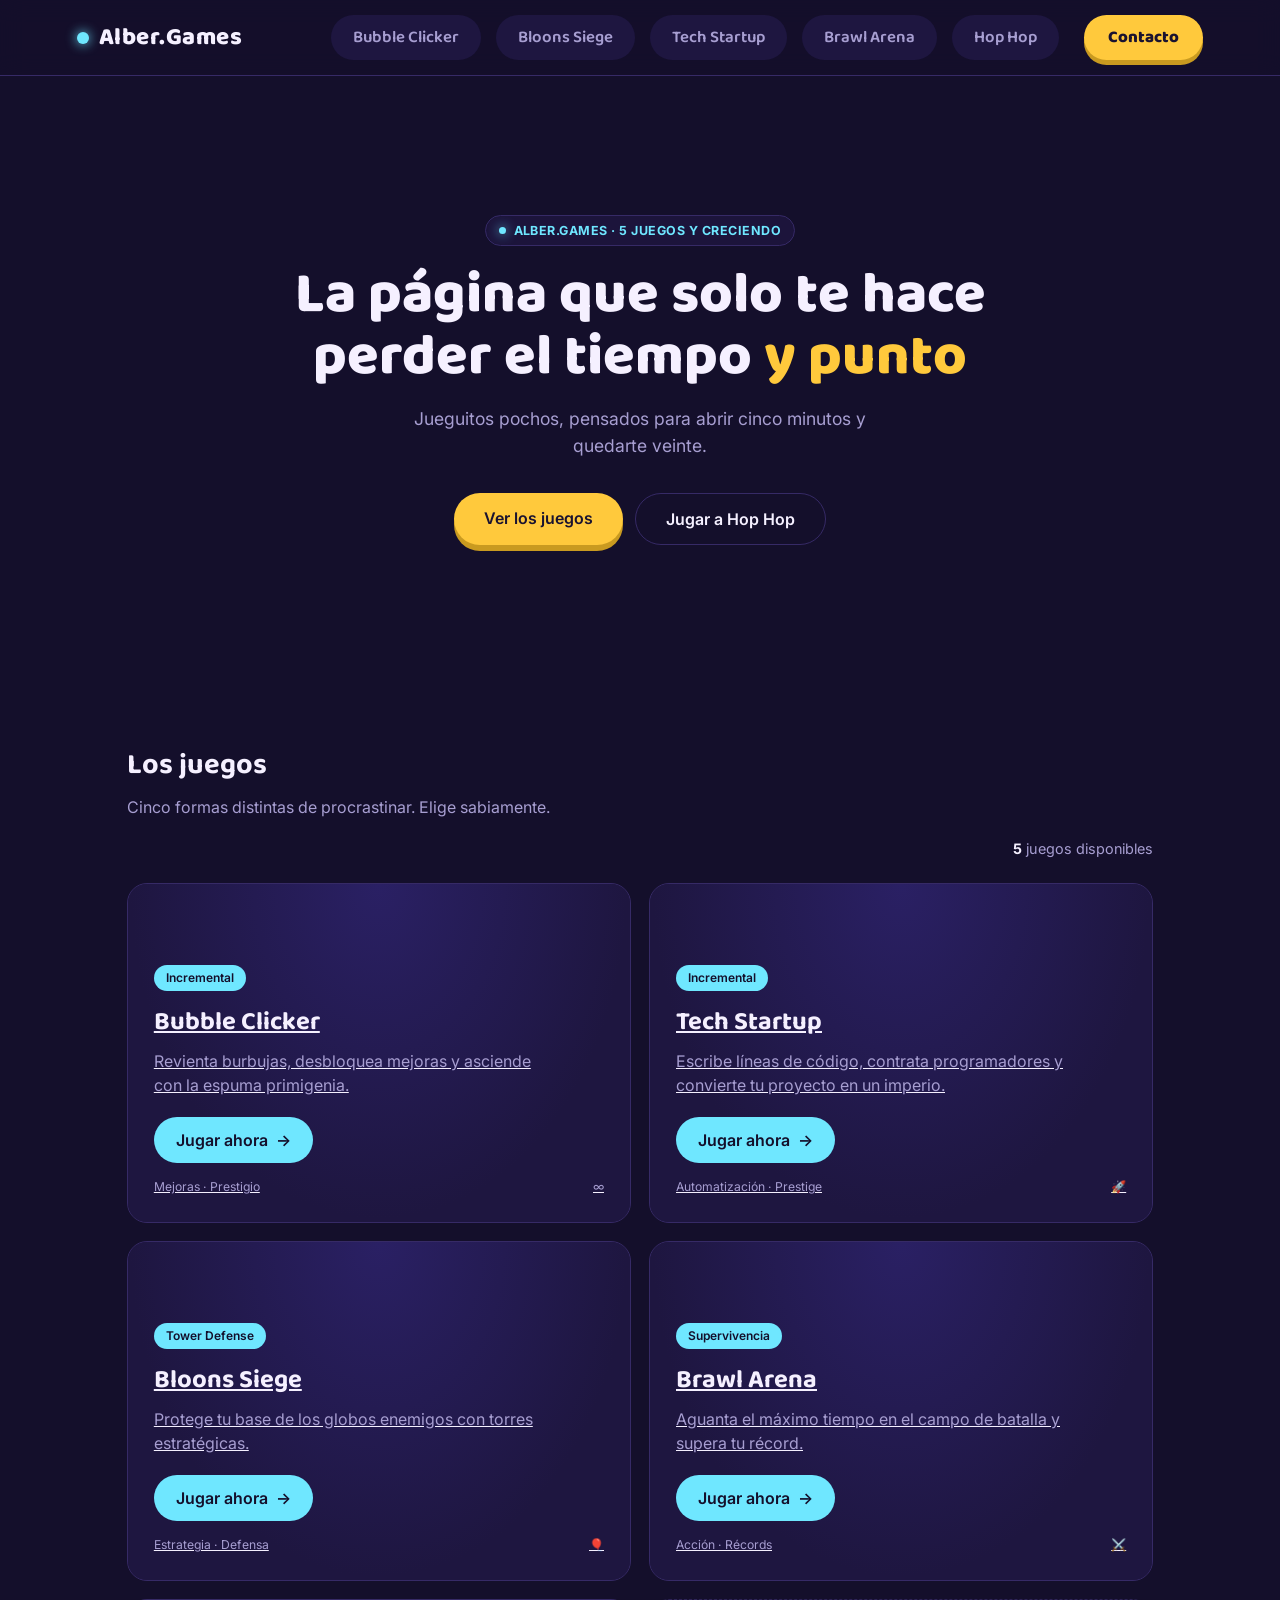
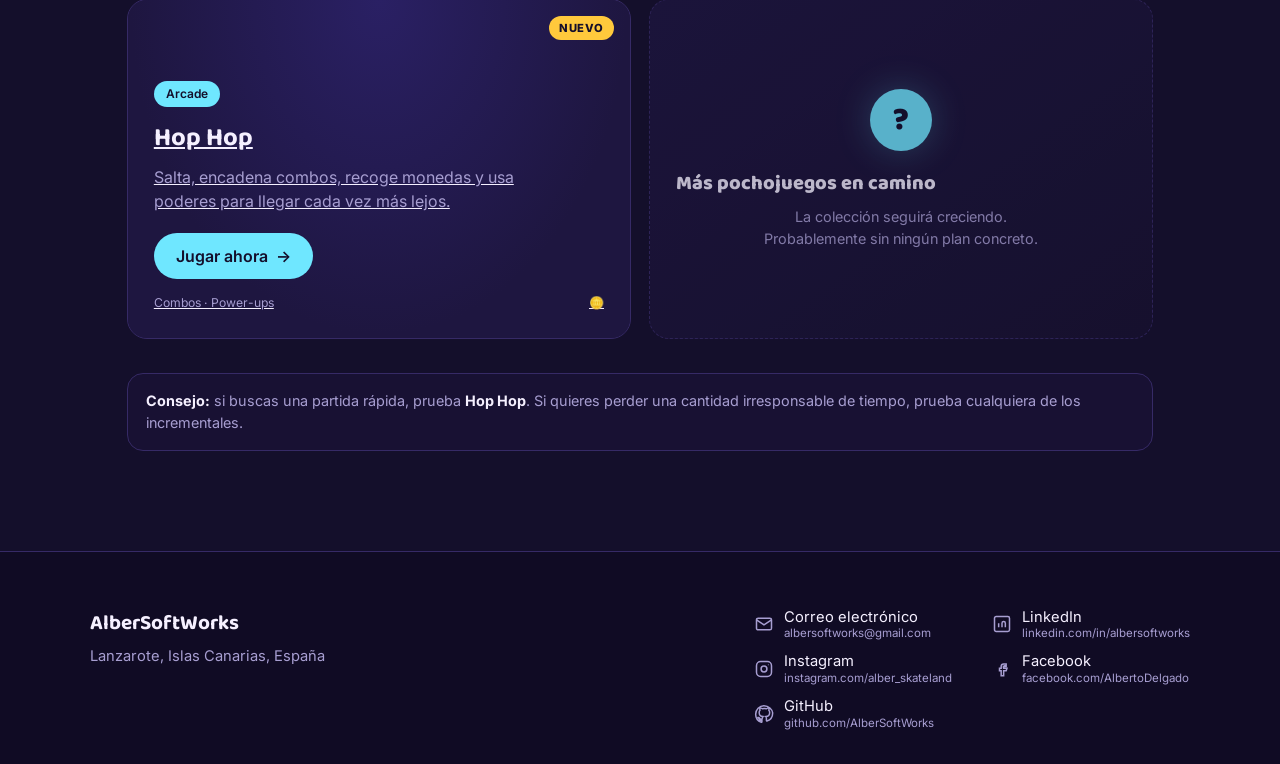
<file: index.html>
<!DOCTYPE html>
<html lang="es">
<head>
  <meta charset="UTF-8">
  <meta name="viewport" content="width=device-width, initial-scale=1.0">
  <meta name="description" content="Alber.Games: una colección de juegos pequeños para perder el tiempo con dignidad.">
  <meta name="theme-color" content="#140F2B">
  <title>Alber.Games — Sala de juegos</title>
  <link rel="preconnect" href="https://fonts.googleapis.com">
  <link rel="preconnect" href="https://fonts.gstatic.com" crossorigin>
  <link href="https://fonts.googleapis.com/css2?family=Baloo+2:wght@500;600;700;800&family=Inter:wght@400;500;600;700&display=swap" rel="stylesheet">
  <link rel="stylesheet" href="style.css">
  <style>
    .home-shell{max-width:1180px;margin:0 auto}
    .hero{min-height:72vh}
    .hero-content{max-width:760px}
    .hero-kicker{display:inline-flex;align-items:center;gap:8px;margin-bottom:18px;padding:7px 13px;border:1px solid var(--panel-edge);border-radius:999px;background:#1e1640cc;color:var(--sky);font:700 .78rem var(--font-body);letter-spacing:.04em;text-transform:uppercase}
    .hero-kicker i{width:7px;height:7px;border-radius:50%;background:var(--sky);box-shadow:0 0 12px var(--sky)}
    .hero-actions{display:flex;justify-content:center;gap:12px;flex-wrap:wrap;margin-top:28px}
    .hero-actions .cta.secondary{background:transparent;color:var(--text);border:1px solid var(--panel-edge);box-shadow:none}
    .hero-actions .cta.secondary:hover{background:var(--panel);transform:translateY(-1px);box-shadow:none}
    .collection-bar{display:flex;justify-content:space-between;align-items:end;gap:20px;margin-bottom:24px}
    .collection-count{color:var(--muted);font-size:.9rem;margin:0}.collection-count strong{color:var(--text)}
    .game-grid{grid-template-columns:repeat(2,minmax(0,1fr));grid-template-rows:auto;gap:18px;margin-top:18px}
    .card-featured{grid-row:auto;min-height:340px}
    .game-grid:first-of-type .card-featured:first-child{grid-column:span 1}
    .game-card-meta{display:flex;align-items:center;justify-content:space-between;gap:12px;margin-top:15px;color:var(--muted);font-size:.76rem}
    .play-btn::after{content:'→';transition:transform .2s ease}.card-featured:hover .play-btn::after{transform:translateX(3px)}
    .new-badge{position:absolute;top:16px;right:16px;z-index:3;padding:5px 10px;border-radius:999px;background:var(--gold);color:var(--ink);font:800 .7rem var(--font-body);text-transform:uppercase;letter-spacing:.05em}
    .card-soon{display:flex;flex-direction:column;justify-content:center;min-height:340px;background:linear-gradient(145deg,var(--panel),#17112f);border-style:dashed;text-align:center}
    .soon-bubble{margin:0 auto 16px;width:62px;height:62px;display:grid;place-items:center;border-radius:50%;background:var(--sky);color:var(--ink);font:800 2rem var(--font-display);box-shadow:0 0 35px #6fe7ff44}
    .card-soon h4{font:800 1.25rem var(--font-display);margin:0 0 7px}.card-soon p{color:var(--muted);max-width:34ch;margin:0 auto}
    .games-note{margin:34px 0 0;padding:16px 18px;border:1px solid var(--panel-edge);border-radius:16px;background:#1e164066;color:var(--muted);font-size:.9rem}.games-note strong{color:var(--text)}
    @media(max-width:720px){.hero{min-height:68vh;padding-top:30px}.collection-bar{align-items:start;flex-direction:column;gap:4px}.game-grid{grid-template-columns:1fr}.card-featured{min-height:330px}.card-soon{min-height:260px}.hero-actions .cta{padding:12px 22px}}
    @media(prefers-reduced-motion:reduce){.hero-content{animation:none!important}.card-featured,.cta{transition:none!important}}
  </style>
</head>
<body>
<nav aria-label="Navegación principal">
  <a href="index.html" class="brand" aria-label="Alber.Games — inicio"><span class="brand-dot" aria-hidden="true"></span>Alber.Games</a>
  <div class="nav-links-container">
    <a href="bubble-clicker.html" class="nav-link">Bubble Clicker</a>
    <a href="bloons-siege.html" class="nav-link">Bloons Siege</a>
    <a href="tech-startup.html" class="nav-link">Tech Startup</a>
    <a href="brawl-arena.html" class="nav-link">Brawl Arena</a>
    <a href="hop-hop.html" class="nav-link">Hop Hop</a>
    <a href="https://albersoftworks.github.io" target="_blank" rel="noopener noreferrer" class="nav-cta">Contacto</a>
  </div>
</nav>

<header class="hero" id="inicio">
  <div class="hero-bubbles" aria-hidden="true">
    <span style="left:8%;width:26px;height:26px;--drift:20px;background:var(--sky);animation-duration:9s"></span>
    <span style="left:20%;width:14px;height:14px;--drift:-15px;background:var(--gold);animation-duration:7s;animation-delay:1.2s"></span>
    <span style="left:33%;width:34px;height:34px;--drift:25px;background:var(--coral);animation-duration:11s;animation-delay:.4s"></span>
    <span style="left:47%;width:18px;height:18px;--drift:-20px;background:var(--sky);animation-duration:8s;animation-delay:2.1s"></span>
    <span style="left:60%;width:22px;height:22px;--drift:18px;background:var(--gold);animation-duration:10s;animation-delay:.8s"></span>
    <span style="left:72%;width:30px;height:30px;--drift:-25px;background:var(--coral);animation-duration:12s;animation-delay:1.6s"></span>
    <span style="left:85%;width:16px;height:16px;--drift:15px;background:var(--sky);animation-duration:7.5s;animation-delay:2.6s"></span>
  </div>
  <div class="hero-content">
    <div class="hero-kicker"><i></i> Alber.Games · 5 juegos y creciendo</div>
    <h1>La página que solo te hace perder el tiempo <span class="highlight">y punto</span></h1>
    <p>Jueguitos pochos, pensados para abrir cinco minutos y quedarte veinte.</p>
    <div class="hero-actions">
      <a class="cta" href="#games">Ver los juegos</a>
      <a class="cta secondary" href="hop-hop.html">Jugar a Hop Hop</a>
    </div>
  </div>
</header>

<main class="games home-shell" id="games">
  <div class="collection-bar">
    <div><h2 class="games-heading">Los juegos</h2><p class="games-sub">Cinco formas distintas de procrastinar. Elige sabiamente.</p></div>
    <p class="collection-count"><strong>5</strong> juegos disponibles</p>
  </div>

  <div class="game-grid">
    <a class="card card-featured" href="bubble-clicker.html" aria-label="Jugar a Bubble Clicker">
      <div class="preview" aria-hidden="true"><span style="left:15%;width:22px;height:22px"></span><span style="left:35%;width:14px;height:14px;animation-delay:1.5s"></span><span style="left:55%;width:26px;height:26px;animation-delay:.8s"></span><span style="left:75%;width:18px;height:18px;animation-delay:2.2s"></span></div>
      <div class="card-body"><span class="tag">Incremental</span><h3>Bubble Clicker</h3><p>Revienta burbujas, desbloquea mejoras y asciende con la espuma primigenia.</p><span class="play-btn">Jugar ahora</span><div class="game-card-meta"><span>Mejoras · Prestigio</span><span>∞</span></div></div>
    </a>
    <a class="card card-featured" href="tech-startup.html" aria-label="Jugar a Tech Startup">
      <div class="preview" aria-hidden="true"><span style="left:15%;width:22px;height:22px"></span><span style="left:35%;width:14px;height:14px;animation-delay:1.5s"></span><span style="left:55%;width:26px;height:26px;animation-delay:.8s"></span><span style="left:75%;width:18px;height:18px;animation-delay:2.2s"></span></div>
      <div class="card-body"><span class="tag">Incremental</span><h3>Tech Startup</h3><p>Escribe líneas de código, contrata programadores y convierte tu proyecto en un imperio.</p><span class="play-btn">Jugar ahora</span><div class="game-card-meta"><span>Automatización · Prestige</span><span>🚀</span></div></div>
    </a>
  </div>

  <div class="game-grid">
    <a class="card card-featured" href="bloons-siege.html" aria-label="Jugar a Bloons Siege">
      <div class="preview" aria-hidden="true"><span style="left:15%;width:22px;height:22px"></span><span style="left:35%;width:14px;height:14px;animation-delay:1.5s"></span><span style="left:55%;width:26px;height:26px;animation-delay:.8s"></span><span style="left:75%;width:18px;height:18px;animation-delay:2.2s"></span></div>
      <div class="card-body"><span class="tag">Tower Defense</span><h3>Bloons Siege</h3><p>Protege tu base de los globos enemigos con torres estratégicas.</p><span class="play-btn">Jugar ahora</span><div class="game-card-meta"><span>Estrategia · Defensa</span><span>🎈</span></div></div>
    </a>
    <a class="card card-featured" href="brawl-arena.html" aria-label="Jugar a Brawl Arena">
      <div class="preview" aria-hidden="true"><span style="left:15%;width:22px;height:22px"></span><span style="left:35%;width:14px;height:14px;animation-delay:1.5s"></span><span style="left:55%;width:26px;height:26px;animation-delay:.8s"></span><span style="left:75%;width:18px;height:18px;animation-delay:2.2s"></span></div>
      <div class="card-body"><span class="tag">Supervivencia</span><h3>Brawl Arena</h3><p>Aguanta el máximo tiempo en el campo de batalla y supera tu récord.</p><span class="play-btn">Jugar ahora</span><div class="game-card-meta"><span>Acción · Récords</span><span>⚔️</span></div></div>
    </a>
  </div>

  <div class="game-grid">
    <a class="card card-featured" href="hop-hop.html" aria-label="Jugar a Hop Hop">
      <span class="new-badge">Nuevo</span>
      <div class="preview" aria-hidden="true"><span style="left:15%;width:22px;height:22px"></span><span style="left:35%;width:14px;height:14px;animation-delay:1.5s"></span><span style="left:55%;width:26px;height:26px;animation-delay:.8s"></span><span style="left:75%;width:18px;height:18px;animation-delay:2.2s"></span></div>
      <div class="card-body"><span class="tag">Arcade</span><h3>Hop Hop</h3><p>Salta, encadena combos, recoge monedas y usa poderes para llegar cada vez más lejos.</p><span class="play-btn">Jugar ahora</span><div class="game-card-meta"><span>Combos · Power-ups</span><span>🪙</span></div></div>
    </a>
    <div class="card card-soon"><div class="soon-bubble" aria-hidden="true">?</div><h4>Más pochojuegos en camino</h4><p>La colección seguirá creciendo. Probablemente sin ningún plan concreto.</p></div>
  </div>

  <div class="games-note"><strong>Consejo:</strong> si buscas una partida rápida, prueba <strong>Hop Hop</strong>. Si quieres perder una cantidad irresponsable de tiempo, prueba cualquiera de los incrementales.</div>
</main>

<footer>
  <div class="footer-inner">
    <div class="footer-brand"><h2>AlberSoftWorks</h2><p>Lanzarote, Islas Canarias, España</p></div>
    <div class="footer-links">
      <a class="footer-link" href="mailto:albersoftworks@gmail.com"><svg class="icon" viewBox="0 0 24 24" fill="none" stroke="currentColor" stroke-width="1.8" aria-hidden="true"><rect x="3" y="5" width="18" height="14" rx="2"/><path d="m3 7 9 6 9-6"/></svg><span class="link-text"><span>Correo electrónico</span><span class="link-label">albersoftworks@gmail.com</span></span></a>
      <a class="footer-link" href="https://www.linkedin.com/in/albersoftworks" target="_blank" rel="noopener noreferrer"><svg class="icon" viewBox="0 0 24 24" fill="none" stroke="currentColor" stroke-width="1.8" aria-hidden="true"><rect x="3" y="3" width="18" height="18" rx="2"/><path d="M8 11v5M8 8v.01M12 16v-5M12 11c0-1.5 1-2 2-2s2 .8 2 2v5"/></svg><span class="link-text"><span>LinkedIn</span><span class="link-label">linkedin.com/in/albersoftworks</span></span></a>
      <a class="footer-link" href="https://www.instagram.com/alber_skateland/" target="_blank" rel="noopener noreferrer"><svg class="icon" viewBox="0 0 24 24" fill="none" stroke="currentColor" stroke-width="1.8" aria-hidden="true"><rect x="3" y="3" width="18" height="18" rx="5"/><circle cx="12" cy="12" r="3.5"/><circle cx="17.2" cy="6.8" r=".6" fill="currentColor" stroke="none"/></svg><span class="link-text"><span>Instagram</span><span class="link-label">instagram.com/alber_skateland</span></span></a>
      <a class="footer-link" href="https://www.facebook.com/profile.php?id=61575299738661/" target="_blank" rel="noopener noreferrer"><svg class="icon" viewBox="0 0 24 24" fill="none" stroke="currentColor" stroke-width="1.8" aria-hidden="true"><path d="M14 9h3V6h-3c-1.7 0-3 1.3-3 3v2H9v3h2v6h3v-6h3l1-3h-4v-2c0-.6.4-1 1-1z"/></svg><span class="link-text"><span>Facebook</span><span class="link-label">facebook.com/AlbertoDelgado</span></span></a>
      <a class="footer-link" href="https://github.com/albersoftworks" target="_blank" rel="noopener noreferrer"><svg class="icon" viewBox="0 0 24 24" fill="none" stroke="currentColor" stroke-width="1.8" aria-hidden="true"><path d="M12 2C6.5 2 2 6.6 2 12.2c0 4.5 2.9 8.3 6.8 9.6.5.1.7-.2.7-.5v-1.8c-2.8.6-3.4-1.4-3.4-1.4-.4-1.1-1-1.4-1-1.4-.9-.6.1-.6.1-.6 1 .1 1.5 1 1.5 1 .9 1.5 2.3 1.1 2.9.8.1-.7.4-1.1.6-1.4.1-.7.4-1.1.6-1.4-2.2-.2-4.6-1.1-4.6-5 0-1.1.4-2 1-2.7-.1-.3-.5-1.3.1-2.7 0 0 .8-.3 2.7 1a9.4 9.4 0 0 1 5 0c1.9-1.3 2.7-1 2.7-1 .6 1.4.2 2.4.1 2.7.6.7 1 1.6 1 2.7 0 3.9-2.4 4.8-4.6 5 .4.3.7.9.7 1.9v2.8c0 .3.2.6.7.5 3.9-1.3 6.8-5.1 6.8-9.6C22 6.6 17.5 2 12 2z"/></svg><span class="link-text"><span>GitHub</span><span class="link-label">github.com/AlberSoftWorks</span></span></a>
    </div>
  </div>
</footer>
</body>
</html>
</file>
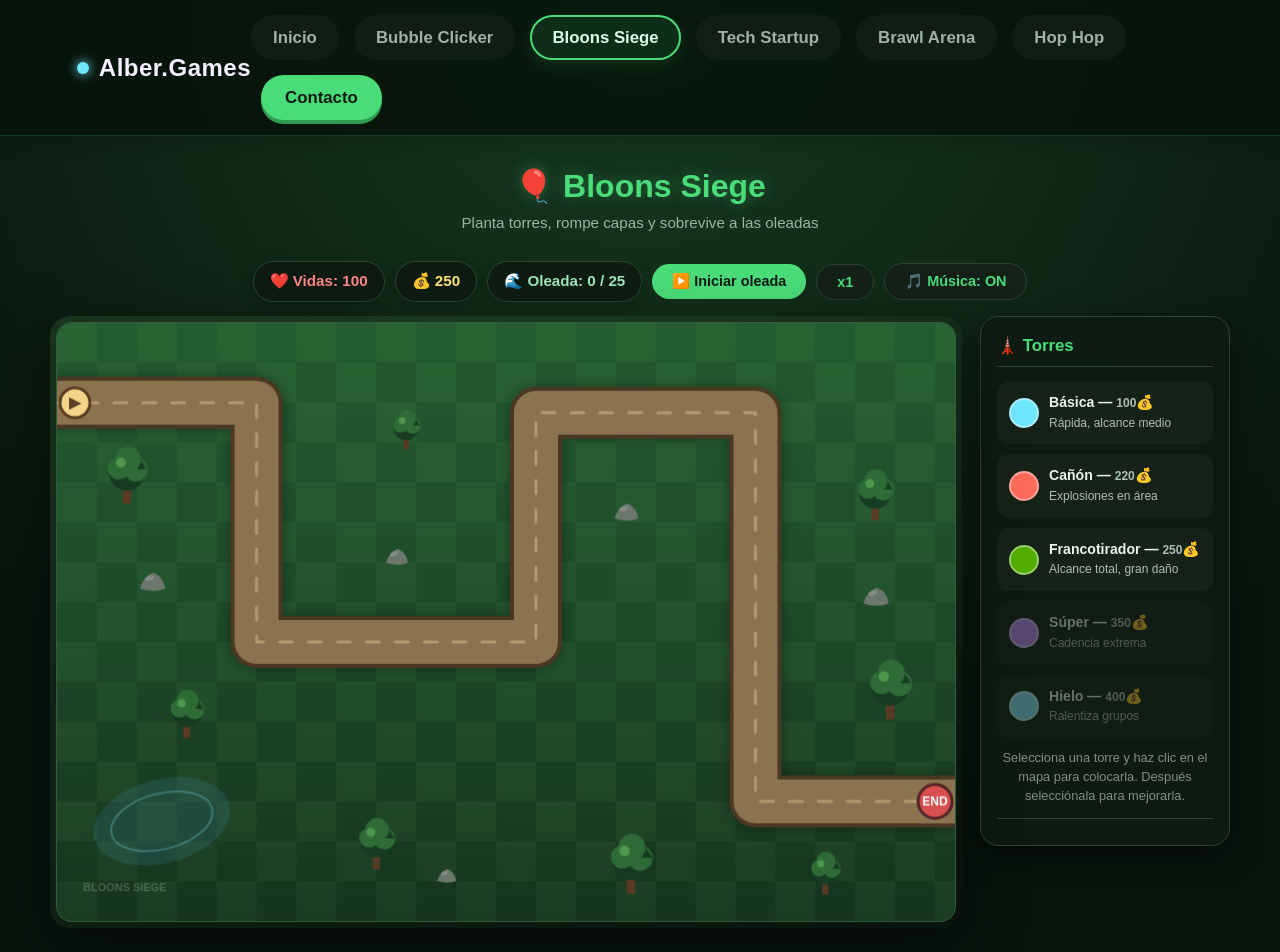
<file: bloons-siege.html>
<!DOCTYPE html>
<html lang="es">
<head>
<meta charset="UTF-8">
<meta name="viewport" content="width=device-width, initial-scale=1.0">
<meta name="description" content="Bloons Siege: tower defense de Alber.Games con globos por capas, oleadas, torres y jefes.">
<meta name="theme-color" content="#0f1b12">
<title>Alber.Games — Bloons Siege</title>
<link rel="stylesheet" href="style.css">
<style>
:root{--td-bg-a:#09140d;--td-bg-b:#173b22;--td-grass-1:#244c2c;--td-grass-2:#1e4327;--td-road:#8b7350;--td-road-edge:#4b3823;--td-road-light:#b49a6e;--td-red:#ff4b4b;--td-blue:#4b9bff;--td-green:#4bdc7a;--td-yellow:#ffe27a;--td-pink:#ff69b4;--td-purple:#bd72ff;--td-black:#3b4145;--td-ceramic:#d9c3a5;--td-rainbow:#ff69b4;--td-basic:#6FE7FF;--td-basic-dark:#2fa9c2;--td-cannon:#FF6B5B;--td-cannon-dark:#b6473b;--td-sniper:#54ad00;--td-sniper-dark:#2f6e00;--td-super:#c58bff;--td-super-dark:#8a4fd6;--td-ice:#8ee8ff;--td-ice-dark:#3b9eb5;--td-panel:#142018;--td-panel-edge:#2b4433}
body.tower-defense{min-height:100vh;margin:0;background:radial-gradient(circle at top,var(--td-bg-b),var(--td-bg-a) 75%);font-family:var(--font-body,Inter,sans-serif);color:#eaf5ee;display:flex;flex-direction:column;align-items:center;padding:0;overflow-x:hidden}.tower-defense nav{width:100%;align-self:stretch;margin:0;background:rgba(7,18,10,.82);border-bottom:1px solid rgba(75,220,122,.18);box-shadow:0 4px 20px rgba(0,0,0,.2)}.tower-defense .nav-link{background:rgba(20,32,24,.72);color:#9db3a4;border-color:transparent}.tower-defense .nav-link:hover,.tower-defense .nav-link[aria-current="page"]{background:rgba(75,220,122,.1);border-color:var(--td-green);color:#d8ffe4;box-shadow:0 6px 16px rgba(75,220,122,.12)}.tower-defense .nav-cta{background:var(--td-green);color:#0f1b12;box-shadow:0 4px 0 #2f9b53}.tower-defense .nav-cta:hover{background:#8ff5ae;box-shadow:0 2px 0 #2f9b53,0 8px 20px rgba(75,220,122,.25)}
.td-header{width:100%;text-align:center;padding:26px 16px 12px}.tower-defense h1{font-family:var(--font-display,Baloo 2,sans-serif);color:var(--td-green);text-shadow:0 0 15px rgba(75,220,122,.35);margin:0 0 2px}.tower-defense .subtitle{color:#9db3a4;margin:0 0 14px;font-size:.95rem}#tdHud{display:flex;flex-wrap:wrap;gap:10px;align-items:center;justify-content:center;margin:0 auto 14px;max-width:1180px;padding:0 12px}.td-badge{background:rgba(15,27,18,.94);border:1px solid var(--td-panel-edge);padding:8px 16px;border-radius:999px;font-weight:700;font-size:.95rem;font-family:var(--font-display,sans-serif);box-shadow:0 5px 16px rgba(0,0,0,.2)}#tdLives{color:#ff8787}#tdMoney{color:#ffe27a}#tdWave{color:#9fe6b8}.td-btn{background:var(--td-green);color:#0f1b12;border:none;font-weight:700;padding:9px 20px;border-radius:999px;cursor:pointer;font-size:.9rem;transition:transform .1s,filter .15s}.td-btn:hover{filter:brightness(1.1)}.td-btn:active{transform:scale(.96)}.td-btn:disabled{opacity:.4;cursor:not-allowed}.td-btn.secondary{background:var(--td-panel);color:var(--td-green);border:1px solid var(--td-panel-edge)}#tdMusicBtn{min-width:122px}
#tdLayout{display:flex;gap:18px;width:calc(100% - 24px);max-width:1180px;margin-bottom:24px}#tdCanvasWrap{position:relative;flex:1;min-width:0;padding:6px;border-radius:20px;background:linear-gradient(145deg,rgba(80,150,92,.18),rgba(5,12,7,.3));box-shadow:0 18px 55px rgba(0,0,0,.5)}#tdCanvas{display:block;width:100%;max-width:900px;aspect-ratio:900/600;background:#183c22;border-radius:16px;border:1px solid rgba(132,207,141,.22);box-shadow:inset 0 0 35px rgba(0,0,0,.2);cursor:crosshair}
#tdOverlay{position:absolute;inset:6px;background:rgba(6,13,8,.9);border-radius:16px;display:none;flex-direction:column;align-items:center;justify-content:center;gap:12px;text-align:center}#tdOverlay.show{display:flex}#tdOverlay h2{font-family:var(--font-display,sans-serif);margin:0;font-size:1.7rem}#tdOverlay p{margin:0;color:#cfe8d8}
#tdPanel{width:250px;flex-shrink:0;background:rgba(15,27,18,.92);border:1px solid var(--td-panel-edge);border-radius:18px;padding:16px;box-shadow:0 10px 30px rgba(0,0,0,.5);height:fit-content;max-height:calc(100vh - 150px);overflow:auto}#tdPanel h2{margin-top:0;font-size:1.05rem;color:var(--td-green);border-bottom:1px solid var(--td-panel-edge);padding-bottom:8px}.td-tower-option{display:flex;align-items:center;gap:10px;background:rgba(255,255,255,.03);border:2px solid transparent;border-radius:12px;padding:10px;margin-bottom:10px;cursor:pointer;transition:border-color .15s,transform .15s}.td-tower-option:hover{transform:translateY(-2px)}.td-tower-option.armed{border-color:#fff}.td-tower-option.disabled{opacity:.4;cursor:not-allowed}.td-swatch{width:30px;height:30px;border-radius:50%;flex-shrink:0;border:2px solid rgba(255,255,255,.4)}.td-info{line-height:1.3}.td-info strong{display:block;font-size:.88rem}.td-info span{font-size:.75rem;color:#a9c2b1}#tdSelected{margin-top:6px;padding-top:12px;border-top:1px dashed var(--td-panel-edge)}#tdSelected.hidden{display:none}#tdSelected h3{margin:0 0 6px;font-size:1rem}#tdSelected p{margin:2px 0;font-size:.8rem;color:#a9c2b1}.td-upgrade-btn{width:100%;text-align:left;background:rgba(255,255,255,.05);border:1px solid var(--td-panel-edge);color:#eaf5ee;padding:8px 10px;border-radius:8px;margin-top:6px;cursor:pointer;font-size:.78rem}.td-upgrade-btn:hover:not(:disabled){background:rgba(75,220,122,.15)}.td-upgrade-btn:disabled{opacity:.35;cursor:not-allowed}.td-sell-btn{width:100%;margin-top:10px;background:rgba(255,75,75,.15);border:1px solid var(--td-red);color:#ffb3b3;padding:8px;border-radius:8px;cursor:pointer;font-size:.8rem}.td-sell-btn:hover{background:rgba(255,75,75,.28)}#tdHint{margin-top:10px;color:#7d9186;font-size:.8rem;text-align:center}.td-legend{margin:12px 0 0;padding-top:10px;border-top:1px solid var(--td-panel-edge);font-size:.72rem;color:#8fa598;line-height:1.55}.td-legend b{color:#cfe8d8}
@media(max-width:850px){#tdLayout{flex-direction:column}.tower-defense #tdPanel{width:auto;max-height:none}.tower-defense .nav-links-container{display:none}#tdCanvas{max-width:none}}@media(max-width:560px){.td-header{padding-top:20px}.td-badge{padding:7px 11px;font-size:.82rem}.td-btn{padding:8px 13px}.td-legend{display:none}}@media(prefers-reduced-motion:reduce){.td-tower-option,.td-btn{transition:none}}
</style>
</head>
<body class="tower-defense">
<nav aria-label="Navegación principal"><a href="index.html" class="brand" aria-label="Alber.Games — inicio"><span class="brand-dot" aria-hidden="true"></span>Alber.Games</a><div class="nav-links-container"><a href="index.html" class="nav-link">Inicio</a><a href="bubble-clicker.html" class="nav-link">Bubble Clicker</a><a href="bloons-siege.html" class="nav-link" aria-current="page">Bloons Siege</a><a href="tech-startup.html" class="nav-link">Tech Startup</a><a href="brawl-arena.html" class="nav-link">Brawl Arena</a><a href="hop-hop.html" class="nav-link">Hop Hop</a><a href="https://albersoftworks.github.io" target="_blank" rel="noopener noreferrer" class="nav-cta">Contacto</a></div></nav>
<header class="td-header"><h1>🎈 Bloons Siege</h1><p class="subtitle">Planta torres, rompe capas y sobrevive a las oleadas</p></header>
<div id="tdHud"><div class="td-badge" id="tdLives">❤️ Vidas: 100</div><div class="td-badge" id="tdMoney">💰 250</div><div class="td-badge" id="tdWave">🌊 Oleada: 0 / 25</div><button class="td-btn" id="tdStartWave">▶️ Iniciar oleada</button><button class="td-btn secondary" id="tdSpeedBtn">x1</button><button class="td-btn secondary" id="tdMusicBtn" aria-pressed="true">🎵 Música: ON</button></div>
<div id="tdLayout"><div id="tdCanvasWrap"><canvas id="tdCanvas" width="900" height="600" aria-label="Mapa de Bloons Siege"></canvas><div id="tdOverlay"><h2 id="tdOverlayTitle">💀 Fin de la partida</h2><p id="tdOverlayText"></p><button class="td-btn" id="tdRestartBtn">Reintentar</button></div></div>
<div id="tdPanel"><h2>🗼 Torres</h2><div class="td-tower-option" data-type="basic"><div class="td-swatch" style="background:var(--td-basic)"></div><div class="td-info"><strong>Básica — <span id="cost-basic">100</span>💰</strong><span>Rápida, alcance medio</span></div></div><div class="td-tower-option" data-type="cannon"><div class="td-swatch" style="background:var(--td-cannon)"></div><div class="td-info"><strong>Cañón — <span id="cost-cannon">220</span>💰</strong><span>Explosiones en área</span></div></div><div class="td-tower-option" data-type="sniper"><div class="td-swatch" style="background:var(--td-sniper)"></div><div class="td-info"><strong>Francotirador — <span id="cost-sniper">250</span>💰</strong><span>Alcance total, gran daño</span></div></div><div class="td-tower-option" data-type="super"><div class="td-swatch" style="background:var(--td-super)"></div><div class="td-info"><strong>Súper — <span id="cost-super">350</span>💰</strong><span>Cadencia extrema</span></div></div><div class="td-tower-option" data-type="ice"><div class="td-swatch" style="background:var(--td-ice)"></div><div class="td-info"><strong>Hielo — <span id="cost-ice">400</span>💰</strong><span>Ralentiza grupos</span></div></div><div id="tdSelected" class="hidden"><h3 id="selTitle">Torre</h3><p id="selStats"></p><button class="td-upgrade-btn" id="upgA"></button><button class="td-upgrade-btn" id="upgB"></button><button class="td-sell-btn" id="sellBtn"></button></div><p id="tdHint">Selecciona una torre y haz clic en el mapa para colocarla. Después selecciónala para mejorarla.</p><div class="td-legend"></div></div></div>
<script>
'use strict';
const canvas=document.getElementById('tdCanvas'),ctx=canvas.getContext('2d');
const WAYPOINTS=[{x:-30,y:80},{x:200,y:80},{x:200,y:320},{x:480,y:320},{x:480,y:90},{x:700,y:90},{x:700,y:480},{x:930,y:480}];
const BALLOON_TIERS=[{name:'ceramic',label:'Cerámico',color:'var(--td-ceramic)',speed:68,radius:24,reward:7,leak:14,slowResist:.75},{name:'rainbow',label:'Arcoíris',color:'var(--td-rainbow)',speed:250,radius:21,reward:5,leak:8,slowResist:.35},{name:'black',label:'Negro',color:'var(--td-black)',speed:210,radius:20,reward:4,leak:6,slowResist:.7},{name:'purple',label:'Púrpura',color:'var(--td-purple)',speed:235,radius:20,reward:4,leak:5,slowResist:.15},{name:'pink',label:'Rosa',color:'var(--td-pink)',speed:220,radius:19,reward:3,leak:5,slowResist:.2},{name:'yellow',label:'Amarillo',color:'var(--td-yellow)',speed:180,radius:18,reward:3,leak:4,slowResist:.25},{name:'green',label:'Verde',color:'var(--td-green)',speed:150,radius:17,reward:2,leak:3,slowResist:.3},{name:'blue',label:'Azul',color:'var(--td-blue)',speed:140,radius:15,reward:2,leak:2,slowResist:.35},{name:'red',label:'Rojo',color:'var(--td-red)',speed:130,radius:13,reward:1,leak:1,slowResist:.4}];
const MOAB={name:'MOAB',speed:44,radius:32,hp:90,reward:50,leak:30,slowResist:.9};
const TOWER_TYPES={basic:{label:'Básica',cost:100,range:130,fireInterval:.45,damage:1,projectileSpeed:480,colorVar:'--td-basic',darkVar:'--td-basic-dark',splash:0},cannon:{label:'Cañón',cost:220,range:105,fireInterval:1.3,damage:3,projectileSpeed:300,colorVar:'--td-cannon',darkVar:'--td-cannon-dark',splash:55},sniper:{label:'Francotirador',cost:250,range:5000,fireInterval:2.4,damage:6,projectileSpeed:950,colorVar:'--td-sniper',darkVar:'--td-sniper-dark',splash:0},super:{label:'Súper',cost:350,range:250,fireInterval:.35,damage:1,projectileSpeed:1200,colorVar:'--td-super',darkVar:'--td-super-dark',splash:25},ice:{label:'Hielo',cost:400,range:120,fireInterval:1.1,damage:1,projectileSpeed:520,colorVar:'--td-ice',darkVar:'--td-ice-dark',splash:65,slowFactor:.35,isIce:true}};
const TOTAL_WAVES=25,PATH_CLEARANCE=34,TOWER_MIN_GAP=34;
function freshState(){return{money:250,lives:100,wave:0,towers:[],balloons:[],projectiles:[],spawnQueue:[],spawnTimer:0,waveActive:false,gameOver:false,victory:false,speedMult:1,armedType:null,selectedTower:null,effects:[]}}
let state=freshState(),cssVars=null,colorCache={};
function resolveColors(){cssVars=getComputedStyle(document.documentElement);BALLOON_TIERS.forEach(t=>t.color=cssVars.getPropertyValue(t.color.replace('var(','').replace(')','')).trim())}
function cssVar(name){if(!colorCache[name])colorCache[name]=cssVars.getPropertyValue(name).trim();return colorCache[name]}
function distToSegment(px,py,ax,ay,bx,by){const abx=bx-ax,aby=by-ay,apx=px-ax,apy=py-ay,lenSq=abx*abx+aby*aby||1;let t=(apx*abx+apy*aby)/lenSq;t=Math.max(0,Math.min(1,t));return Math.hypot(px-(ax+abx*t),py-(ay+aby*t))}
function distanceToPath(x,y){let min=Infinity;for(let i=0;i<WAYPOINTS.length-1;i++)min=Math.min(min,distToSegment(x,y,WAYPOINTS[i].x,WAYPOINTS[i].y,WAYPOINTS[i+1].x,WAYPOINTS[i+1].y));return min}
function isValidPlacement(x,y){if(x<20||x>canvas.width-20||y<20||y>canvas.height-20)return false;if(distanceToPath(x,y)<PATH_CLEARANCE)return false;return !state.towers.some(t=>Math.hypot(t.x-x,t.y-y)<TOWER_MIN_GAP)}
function tierIndexByName(name){return BALLOON_TIERS.findIndex(t=>t.name===name)}
function buildWaveQueue(n){const q=[];const add=(type,count)=>{for(let i=0;i<count;i++)q.push(type)};add('red',Math.round(14+n*2));if(n>=2)add('blue',Math.round(6+n*1.5));if(n>=4)add('green',Math.round(5+n*1.1));if(n>=6)add('yellow',Math.round(4+n));if(n>=8)add('pink',Math.round(3+n*.8));if(n>=10)add('purple',Math.round(3+n*.65));if(n>=12)add('black',Math.round(2+n*.55));if(n>=15)add('rainbow',Math.round(1+n*.4));if(n>=18)add('ceramic',Math.round(1+n*.25));if(n>=20){add('MOAB',4)}else if(n>=15){add('MOAB',2)}else if(n%5===0){add('MOAB',1)}for(let i=q.length-1;i>0;i--){const j=Math.floor(Math.random()*(i+1));[q[i],q[j]]=[q[j],q[i]]}return q}
function spawnBalloon(type){if(type==='MOAB'){state.balloons.push({kind:'moab',name:'MOAB',x:WAYPOINTS[0].x,y:WAYPOINTS[0].y,wpIndex:1,segProgress:0,hp:MOAB.hp,maxHp:MOAB.hp,reward:MOAB.reward,leak:MOAB.leak,slowMult:1,slowResist:MOAB.slowResist,pulse:Math.random()*Math.PI*2});return}const idx=tierIndexByName(type);state.balloons.push({kind:'layered',tierIndex:idx,x:WAYPOINTS[0].x,y:WAYPOINTS[0].y,wpIndex:1,segProgress:0,slowMult:1,phase:Math.random()*Math.PI*2})}
function startWave(){if(state.waveActive||state.gameOver||state.victory)return;ensureAudio();sfxWaveStart();state.wave++;state.spawnQueue=buildWaveQueue(state.wave);state.spawnTimer=0;state.waveActive=true;updateHUD()}
function findTarget(t){let best=null,bestProgress=-1;for(const b of state.balloons){if(b.dead)continue;const dx=b.x-t.x,dy=b.y-t.y;if(Math.hypot(dx,dy)>t.range)continue;const progress=b.wpIndex+(b.segProgress||0);if(progress>bestProgress){bestProgress=progress;best=b}}return best}
function fireTower(t,target){state.projectiles.push({x:t.x,y:t.y,target,speed:t.projectileSpeed,damage:t.damage,splash:t.splash,colorVar:t.colorVar,slowFactor:t.slowFactor||0});t.angle=Math.atan2(target.y-t.y,target.x-t.x);t.recoil=.16;t.muzzle=.1;sfxTowerFire(t.type)}
let lastPopSound=0;
function addEffect(type,x,y,opts={}){state.effects.push({type,x,y,life:opts.life||.45,maxLife:opts.life||.45,color:opts.color||'#fff',size:opts.size||18,dx:opts.dx||0,dy:opts.dy||0,text:opts.text||''})}
function damageBalloon(b,amount,slowFactor=0){if(!b||b.dead)return;if(b.kind==='moab'){b.hp-=amount;state.money+=amount;if(b.hp<=0){b.dead=true;state.money+=b.reward;sfxMoabDestroy();addEffect('burst',b.x,b.y,{life:.65,size:55,color:'#c58bff'});addEffect('text',b.x,b.y-42,{life:.8,text:'+'+b.reward+'💰',color:'#ffe27a'});toast('💥 ¡MOAB destruido! +'+b.reward+'💰')}return}let hits=Math.max(1,Math.floor(amount));while(hits>0&&!b.dead){const tier=BALLOON_TIERS[b.tierIndex];state.money+=tier.reward;sfxBalloonPop(tier.name);addEffect('pop',b.x,b.y,{life:.32,size:tier.radius*1.7,color:tier.color});hits--;if(b.tierIndex>=BALLOON_TIERS.length-1){b.dead=true}else{b.tierIndex++;b.slowMult=1-(1-(slowFactor||1))*(1-BALLOON_TIERS[b.tierIndex].slowResist)}}}
function applySplash(x,y,radius,amount,slowFactor=0){addEffect('ring',x,y,{life:.22,size:radius,color:'#ffb06a'});state.balloons.forEach(b=>{if(!b.dead&&Math.hypot(b.x-x,b.y-y)<=radius)damageBalloon(b,amount,slowFactor)})}
function updateBalloonSlows(){state.balloons.forEach(b=>{if(b.dead)return;let slow=1;for(const t of state.towers){const d=Math.hypot(b.x-t.x,b.y-t.y);if(t.type==='ice'&&d<=t.range)slow=Math.min(slow,t.slowFactor||1)}const resist=b.kind==='moab'?b.slowResist:BALLOON_TIERS[b.tierIndex].slowResist;b.slowMult=1-(1-slow)*(1-resist)})}
function moveBalloons(dt){for(const b of state.balloons){if(b.dead||b.wpIndex>=WAYPOINTS.length)continue;const target=WAYPOINTS[b.wpIndex],prev=WAYPOINTS[b.wpIndex-1],dx=target.x-b.x,dy=target.y-b.y,dist=Math.hypot(dx,dy)||.0001,tier=b.kind==='moab'?MOAB:BALLOON_TIERS[b.tierIndex],move=tier.speed*b.slowMult*dt;if(move>=dist){b.x=target.x;b.y=target.y;b.wpIndex++;if(b.wpIndex>=WAYPOINTS.length){const leak=b.kind==='moab'?MOAB.leak:BALLOON_TIERS[b.tierIndex].leak;state.lives-=leak;b.dead=true;addEffect('text',b.x,b.y,{life:.75,text:'-'+leak+' ❤️',color:'#ff8787'})}}else{b.x+=(dx/dist)*move;b.y+=(dy/dist)*move}const segLen=Math.hypot(target.x-prev.x,target.y-prev.y)||1;b.segProgress=1-(dist/segLen);b.phase=(b.phase||0)+dt*4}if(state.lives<=0&&!state.gameOver)endGame(false)}
document.querySelectorAll('.td-tower-option').forEach(el=>el.addEventListener('click',()=>{ensureAudio();const type=el.dataset.type;if(state.money<TOWER_TYPES[type].cost)return;state.armedType=state.armedType===type?null:type;state.selectedTower=null;refreshTowerOptionUI();renderSelectedPanel()}));
function refreshTowerOptionUI(){document.querySelectorAll('.td-tower-option').forEach(el=>{const type=el.dataset.type;el.classList.toggle('armed',state.armedType===type);el.classList.toggle('disabled',state.money<TOWER_TYPES[type].cost)})}
let mouseX=-100,mouseY=-100;canvas.addEventListener('mousemove',e=>{const r=canvas.getBoundingClientRect();mouseX=(e.clientX-r.left)*(canvas.width/r.width);mouseY=(e.clientY-r.top)*(canvas.height/r.height)});
canvas.addEventListener('click',e=>{ensureAudio();const r=canvas.getBoundingClientRect(),x=(e.clientX-r.left)*(canvas.width/r.width),y=(e.clientY-r.top)*(canvas.height/r.height);if(state.armedType){const type=state.armedType;if(isValidPlacement(x,y)&&state.money>=TOWER_TYPES[type].cost)placeTower(type,x,y);state.armedType=null;refreshTowerOptionUI();return}state.selectedTower=state.towers.find(t=>Math.hypot(t.x-x,t.y-y)<27)||null;renderSelectedPanel()});
function placeTower(type,x,y){const c=TOWER_TYPES[type];state.money-=c.cost;state.towers.push({type,x,y,range:c.range,fireInterval:c.fireInterval||0,damage:c.damage||0,projectileSpeed:c.projectileSpeed||0,splash:c.splash||0,slowFactor:c.slowFactor,colorVar:c.colorVar,darkVar:c.darkVar,cooldown:0,totalSpent:c.cost,upgradeLevels:{a:0,b:0},angle:-Math.PI/2,recoil:0,muzzle:0});sfxTowerPlace();addEffect('place',x,y,{life:.5,size:42,color:cssVar(c.colorVar)});updateHUD()}
const UPGRADE_DEFS={basic:{a:{label:'Alcance',baseCost:60,apply:t=>t.range+=22},b:{label:'Cadencia',baseCost:70,apply:t=>t.fireInterval=Math.max(.1,t.fireInterval*.82)}},cannon:{a:{label:'Daño por capas',baseCost:90,apply:t=>t.damage+=1},b:{label:'Explosión',baseCost:80,apply:t=>t.splash+=15}},sniper:{a:{label:'Capas perforadas',baseCost:150,apply:t=>t.damage+=2},b:{label:'Cadencia',baseCost:130,apply:t=>t.fireInterval=Math.max(.45,t.fireInterval*.84)}},super:{a:{label:'Cadencia',baseCost:120,apply:t=>t.fireInterval=Math.max(.05,t.fireInterval*.8)},b:{label:'Alcance',baseCost:100,apply:t=>t.range+=32}},ice:{a:{label:'Radio helado',baseCost:100,apply:t=>t.range+=22},b:{label:'Capas congeladas',baseCost:120,apply:t=>{t.slowFactor=Math.max(.12,t.slowFactor-.07);t.damage+=1}}}};
function upgradeCost(t,slot){return Math.round(UPGRADE_DEFS[t.type][slot].baseCost*Math.pow(1.55,t.upgradeLevels[slot]))}
function buyUpgrade(t,slot){const cost=upgradeCost(t,slot);if(state.money<cost)return;ensureAudio();state.money-=cost;t.totalSpent+=cost;t.upgradeLevels[slot]++;UPGRADE_DEFS[t.type][slot].apply(t);sfxUpgrade();addEffect('upgrade',t.x,t.y,{life:.6,size:38,color:'#ffe27a'});updateHUD();renderSelectedPanel()}
function sellTower(t){state.money+=Math.round(t.totalSpent*.7);addEffect('burst',t.x,t.y,{life:.35,size:36,color:'#ff8787'});state.towers=state.towers.filter(x=>x!==t);state.selectedTower=null;updateHUD();renderSelectedPanel()}
const selPanel=document.getElementById('tdSelected'),selTitle=document.getElementById('selTitle'),selStats=document.getElementById('selStats'),upgABtn=document.getElementById('upgA'),upgBBtn=document.getElementById('upgB'),sellBtn=document.getElementById('sellBtn');
function renderSelectedPanel(){const t=state.selectedTower;if(!t){selPanel.classList.add('hidden');return}selPanel.classList.remove('hidden');const cfg=TOWER_TYPES[t.type];selTitle.textContent=cfg.label;if(t.type==='ice')selStats.textContent=`Radio: ${Math.round(t.range)} · Ralentización: ${Math.round((1-t.slowFactor)*100)}% · Capas/golpe: ${t.damage}`;else selStats.textContent=`Alcance: ${t.range>=999?'Total':Math.round(t.range)} · Capas/golpe: ${t.damage} · Cadencia: ${t.fireInterval.toFixed(2)}s`;const a=UPGRADE_DEFS[t.type].a,b=UPGRADE_DEFS[t.type].b,ca=upgradeCost(t,'a'),cb=upgradeCost(t,'b');upgABtn.textContent=`⬆️ ${a.label} (Nv.${t.upgradeLevels.a}) — ${ca}💰`;upgABtn.disabled=state.money<ca;upgABtn.onclick=()=>buyUpgrade(t,'a');upgBBtn.textContent=`⬆️ ${b.label} (Nv.${t.upgradeLevels.b}) — ${cb}💰`;upgBBtn.disabled=state.money<cb;upgBBtn.onclick=()=>buyUpgrade(t,'b');sellBtn.textContent=`💵 Vender (+${Math.round(t.totalSpent*.7)}💰)`;sellBtn.onclick=()=>sellTower(t)}
function updateTowers(dt){state.towers.forEach(t=>{t.cooldown-=dt;t.recoil=Math.max(0,(t.recoil||0)-dt);t.muzzle=Math.max(0,(t.muzzle||0)-dt);const target=findTarget(t);if(target){t.angle=Math.atan2(target.y-t.y,target.x-t.x);if(t.cooldown<=0){fireTower(t,target);t.cooldown=t.fireInterval}}})}
function updateProjectiles(dt){state.projectiles.forEach(p=>{if(!p.target||p.target.dead){p.dead=true;return}const dx=p.target.x-p.x,dy=p.target.y-p.y,dist=Math.hypot(dx,dy)||.0001,move=p.speed*dt;if(move>=dist){if(p.splash>0)applySplash(p.target.x,p.target.y,p.splash,p.damage,p.slowFactor);else damageBalloon(p.target,p.damage,p.slowFactor);p.dead=true}else{p.x+=(dx/dist)*move;p.y+=(dy/dist)*move}});state.projectiles=state.projectiles.filter(p=>!p.dead)}
function updateSpawning(dt){if(!state.waveActive)return;state.spawnTimer-=dt;if(state.spawnTimer<=0&&state.spawnQueue.length){spawnBalloon(state.spawnQueue.shift());state.spawnTimer=.28}if(!state.spawnQueue.length&&!state.balloons.length){state.waveActive=false;const bonus=35+state.wave*7;state.money+=bonus;toast(`🌊 Oleada ${state.wave} completada · +${bonus}💰`);updateHUD();if(state.wave>=TOTAL_WAVES)endGame(true)}}
function updateEffects(dt){state.effects.forEach(e=>{e.life-=dt;e.x+=e.dx*dt;e.y+=e.dy*dt;e.dy+=22*dt});state.effects=state.effects.filter(e=>e.life>0)}
function update(dt){if(state.gameOver||state.victory)return;updateSpawning(dt);updateBalloonSlows();moveBalloons(dt);updateTowers(dt);updateProjectiles(dt);updateEffects(dt);state.balloons=state.balloons.filter(b=>!b.dead);updateHUD()}
function drawPathStroke(){ctx.beginPath();ctx.moveTo(WAYPOINTS[0].x,WAYPOINTS[0].y);for(let i=1;i<WAYPOINTS.length;i++)ctx.lineTo(WAYPOINTS[i].x,WAYPOINTS[i].y);ctx.stroke()}
const SVG_SPRITES={base:`<svg xmlns="http://www.w3.org/2000/svg" width="72" height="72" viewBox="0 0 72 72"><defs><linearGradient id="b" x1="0" y1="0" x2="1" y2="1"><stop stop-color="#8b6a45"/><stop offset="1" stop-color="#3e2d1d"/></linearGradient></defs><ellipse cx="36" cy="58" rx="27" ry="8" fill="#101610" opacity=".45"/><rect x="17" y="39" width="38" height="20" rx="7" fill="url(#b)" stroke="#241b13" stroke-width="3"/><path d="M22 42h28v5H22z" fill="#a47a4d"/><circle cx="36" cy="27" r="12" fill="#f0b07d" stroke="#342018" stroke-width="2"/><path d="M24 25c1-12 23-14 25 1-6-4-16-5-25-1z" fill="#4f6d27" stroke="#273714" stroke-width="2"/><path d="M27 32l-5 8m23-8l5 8" stroke="#d18e62" stroke-width="5" stroke-linecap="round"/></svg>`,rifle:`<svg xmlns="http://www.w3.org/2000/svg" width="86" height="38" viewBox="0 0 86 38"><path d="M15 22l42-8 13 4-2 7-44 1z" fill="#39434a" stroke="#151a1d" stroke-width="3"/><path d="M55 14l20-7 6 3-3 5-21 5z" fill="#20272b"/><path d="M30 22l10 12-7 3-11-13z" fill="#5b3927"/><circle cx="58" cy="18" r="3" fill="#ffce54"/></svg>`,cannonBase:`<svg xmlns="http://www.w3.org/2000/svg" width="74" height="74" viewBox="0 0 74 74"><ellipse cx="37" cy="59" rx="29" ry="8" fill="#101610" opacity=".45"/><circle cx="37" cy="43" r="21" fill="#6a4a32" stroke="#2b2018" stroke-width="4"/><circle cx="37" cy="43" r="14" fill="#9a744d"/><circle cx="20" cy="51" r="7" fill="#31363a" stroke="#171b1d" stroke-width="3"/><circle cx="54" cy="51" r="7" fill="#31363a" stroke="#171b1d" stroke-width="3"/></svg>`,cannon:`<svg xmlns="http://www.w3.org/2000/svg" width="96" height="46" viewBox="0 0 96 46"><path d="M17 29h55l15-8-2-12-12 3-8 8H17z" fill="#303940" stroke="#111719" stroke-width="4"/><path d="M69 12l19-5 5 4-3 9-21 3z" fill="#4d5b62"/><circle cx="17" cy="29" r="9" fill="#202629" stroke="#111719" stroke-width="3"/></svg>`,sniperBase:`<svg xmlns="http://www.w3.org/2000/svg" width="72" height="72" viewBox="0 0 72 72"><ellipse cx="36" cy="59" rx="27" ry="8" fill="#101610" opacity=".45"/><path d="M18 54l7-21h22l8 21z" fill="#65733d" stroke="#253019" stroke-width="3"/><circle cx="36" cy="26" r="12" fill="#e9ab78" stroke="#342018" stroke-width="2"/><path d="M24 25c1-12 23-14 25 1-6-4-16-5-25-1z" fill="#3e5422" stroke="#273714" stroke-width="2"/></svg>`,sniper:`<svg xmlns="http://www.w3.org/2000/svg" width="104" height="38" viewBox="0 0 104 38"><path d="M18 23l55-8 15 4-2 7-60 2z" fill="#29352b" stroke="#111811" stroke-width="3"/><path d="M67 15l28-8 7 3-2 6-31 5z" fill="#182018"/><path d="M42 21l11 13-7 2-12-12z" fill="#5b3927"/><path d="M65 13h18" stroke="#79c34b" stroke-width="2"/><circle cx="72" cy="14" r="3" fill="#c8ff8b"/></svg>`,superBase:`<svg xmlns="http://www.w3.org/2000/svg" width="76" height="76" viewBox="0 0 76 76"><ellipse cx="38" cy="62" rx="30" ry="8" fill="#100c18" opacity=".5"/><circle cx="38" cy="40" r="25" fill="#282047" stroke="#a76cff" stroke-width="3"/><path d="M19 43l8-21 11 11 11-11 8 21-19 10z" fill="#4d2f88"/><circle cx="38" cy="34" r="9" fill="#dfb6ff"/><circle cx="38" cy="34" r="5" fill="#fff"/><path d="M38 9v12M16 22l10 8M60 22L50 30" stroke="#c98cff" stroke-width="3" stroke-linecap="round"/></svg>`,super:`<svg xmlns="http://www.w3.org/2000/svg" width="72" height="50" viewBox="0 0 72 50"><path d="M36 7l8 13-8 7-8-7z" fill="#f1d5ff" stroke="#9a55ff" stroke-width="3"/><path d="M35 20h2v25h-2z" fill="#b767ff"/><circle cx="36" cy="20" r="7" fill="#fff" opacity=".9"/><path d="M12 35h48" stroke="#8c49df" stroke-width="5" stroke-linecap="round" opacity=".75"/></svg>`,iceBase:`<svg xmlns="http://www.w3.org/2000/svg" width="78" height="78" viewBox="0 0 78 78"><ellipse cx="39" cy="63" rx="30" ry="8" fill="#09161a" opacity=".45"/><path d="M17 58l7-27 15-9 15 9 7 27z" fill="#3c7890" stroke="#17323c" stroke-width="3"/><path d="M24 52l15-30 15 30-15 7z" fill="#8ee8ff" stroke="#d9fbff" stroke-width="2"/><circle cx="39" cy="37" r="6" fill="#eaffff"/><path d="M15 42l-7 8m55-8l7 8M27 17l-3-8m30 8l3-8" stroke="#8ee8ff" stroke-width="3" stroke-linecap="round"/></svg>`,ice:`<svg xmlns="http://www.w3.org/2000/svg" width="70" height="48" viewBox="0 0 70 48"><path d="M35 3l8 13-8 13-8-13z" fill="#eaffff" stroke="#72dfff" stroke-width="3"/><path d="M35 29v15" stroke="#72dfff" stroke-width="5"/><path d="M10 38h50M18 30l34 16M52 30L18 46" stroke="#baf4ff" stroke-width="2" stroke-linecap="round" opacity=".8"/></svg>`};
const spriteImages={};function loadSprites(){Object.entries(SVG_SPRITES).forEach(([name,svg])=>{const img=new Image();img.src='data:image/svg+xml;charset=utf-8,'+encodeURIComponent(svg);spriteImages[name]=img})}loadSprites();function drawSprite(name,x,y,w,h,angle=0,alpha=1){const img=spriteImages[name];if(!img||!img.complete)return;ctx.save();ctx.globalAlpha=alpha;ctx.translate(x,y);ctx.rotate(angle);ctx.drawImage(img,-w/2,-h/2,w,h);ctx.restore()}
function drawTower(t){const target=findTarget(t),angle=target?Math.atan2(target.y-t.y,target.x-t.x):(t.angle||-Math.PI/2),recoil=Math.max(0,t.recoil||0),push=recoil*9,flash=t.muzzle>0;if(t.type==='basic'){drawSprite('base',t.x,t.y+5,58,58);drawSprite('rifle',t.x+Math.cos(angle)*push,t.y+Math.sin(angle)*push,68,30,angle);if(flash)drawMuzzle(t.x+Math.cos(angle)*42,t.y+Math.sin(angle)*42,angle,'#fff7a8',17)}else if(t.type==='cannon'){drawSprite('cannonBase',t.x,t.y+4,62,62);drawSprite('cannon',t.x+Math.cos(angle)*push,t.y+Math.sin(angle)*push,82,39,angle);if(flash)drawMuzzle(t.x+Math.cos(angle)*42,t.y+Math.sin(angle)*42,angle,'#ffd16b',12)}else if(t.type==='sniper'){drawSprite('sniperBase',t.x,t.y+5,58,58);drawSprite('sniper',t.x+Math.cos(angle)*push,t.y+Math.sin(angle)*push,92,34,angle);if(flash)drawMuzzle(t.x+Math.cos(angle)*49,t.y+Math.sin(angle)*49,angle,'#fff',18)}else if(t.type==='super'){drawSprite('superBase',t.x,t.y+4,64,64);drawSprite('super',t.x+Math.cos(angle)*push,t.y+Math.sin(angle)*push,58,42,angle);ctx.save();ctx.translate(t.x,t.y);ctx.rotate(performance.now()/700);ctx.strokeStyle='rgba(218,151,255,.5)';ctx.lineWidth=2;ctx.beginPath();ctx.arc(0,0,30,0,Math.PI*2);ctx.stroke();ctx.restore()}else if(t.type==='ice'){drawSprite('iceBase',t.x,t.y+4,66,66);drawSprite('ice',t.x+Math.cos(angle)*push,t.y+Math.sin(angle)*push,58,40,angle);ctx.save();ctx.globalAlpha=.3;ctx.strokeStyle='#bff7ff';ctx.lineWidth=2;ctx.beginPath();ctx.arc(t.x,t.y,28+Math.sin(performance.now()/220)*2,0,Math.PI*2);ctx.stroke();ctx.restore()}}
function drawMuzzle(x,y,angle,color,size){ctx.save();ctx.translate(x,y);ctx.rotate(angle);ctx.fillStyle=color;ctx.shadowBlur=14;ctx.shadowColor=color;ctx.beginPath();ctx.moveTo(0,0);ctx.lineTo(size,-size*.42);ctx.lineTo(size*.58,0);ctx.lineTo(size,size*.42);ctx.closePath();ctx.fill();ctx.restore()}
function drawTree(x,y,s=1){ctx.save();ctx.translate(x,y);ctx.fillStyle='#5b3a24';ctx.fillRect(-4*s,7*s,8*s,24*s);ctx.fillStyle='#163b22';ctx.beginPath();ctx.arc(0,0,18*s,0,Math.PI*2);ctx.fill();ctx.fillStyle='#2e6b36';ctx.beginPath();ctx.arc(-8*s,-4*s,11*s,0,Math.PI*2);ctx.arc(9*s,-3*s,12*s,0,Math.PI*2);ctx.arc(1*s,-13*s,13*s,0,Math.PI*2);ctx.fill();ctx.fillStyle='rgba(117,207,106,.45)';ctx.beginPath();ctx.arc(-6*s,-10*s,5*s,0,Math.PI*2);ctx.fill();ctx.restore()}
function drawRock(x,y,s=1){ctx.save();ctx.translate(x,y);ctx.fillStyle='#6b766c';ctx.beginPath();ctx.moveTo(-15*s,8*s);ctx.quadraticCurveTo(-10*s,-8*s,2*s,-12*s);ctx.quadraticCurveTo(14*s,-8*s,17*s,8*s);ctx.quadraticCurveTo(4*s,14*s,-15*s,8*s);ctx.fill();ctx.fillStyle='rgba(255,255,255,.18)';ctx.beginPath();ctx.ellipse(-3*s,-5*s,6*s,3*s,-.3,0,Math.PI*2);ctx.fill();ctx.restore()}
function drawMap(){const sky=ctx.createLinearGradient(0,0,0,canvas.height);sky.addColorStop(0,'#255d31');sky.addColorStop(.55,'#1e4a29');sky.addColorStop(1,'#17351f');ctx.fillStyle=sky;ctx.fillRect(0,0,canvas.width,canvas.height);for(let y=0;y<canvas.height;y+=40)for(let x=0;x<canvas.width;x+=40){ctx.fillStyle=((x+y)/40%2===0)?'rgba(126,193,111,.055)':'rgba(0,0,0,.025)';ctx.fillRect(x,y,40,40)}
ctx.fillStyle='rgba(66,146,179,.18)';ctx.beginPath();ctx.ellipse(105,500,70,42,-.25,0,Math.PI*2);ctx.fill();ctx.strokeStyle='rgba(132,224,241,.28)';ctx.lineWidth=2;ctx.beginPath();ctx.ellipse(105,500,52,28,-.25,0,Math.PI*2);ctx.stroke();
[[70,150,1],[130,390,.85],[320,520,.9],[575,540,1.05],[820,170,.9],[835,365,1.05],[350,105,.7],[770,550,.75]].forEach(p=>drawTree(...p));[[95,260,.8],[340,235,.7],[570,190,.75],[820,275,.8],[390,555,.6]].forEach(p=>drawRock(...p));
ctx.save();ctx.shadowBlur=12;ctx.shadowColor='rgba(0,0,0,.35)';ctx.strokeStyle=cssVar('--td-road-edge');ctx.lineWidth=52;ctx.lineJoin='round';ctx.lineCap='round';drawPathStroke();ctx.shadowBlur=0;ctx.strokeStyle=cssVar('--td-road');ctx.lineWidth=44;drawPathStroke();ctx.strokeStyle=cssVar('--td-road-light');ctx.lineWidth=3;ctx.setLineDash([13,16]);drawPathStroke();ctx.setLineDash([]);ctx.restore();
ctx.fillStyle='#f4d48a';ctx.strokeStyle='#5d4024';ctx.lineWidth=3;ctx.beginPath();ctx.arc(18,80,15,0,Math.PI*2);ctx.fill();ctx.stroke();ctx.fillStyle='#5d4024';ctx.font='700 15px sans-serif';ctx.textAlign='center';ctx.fillText('▶',18,85);ctx.fillStyle='#d84f4f';ctx.strokeStyle='#542528';ctx.beginPath();ctx.arc(880,480,17,0,Math.PI*2);ctx.fill();ctx.stroke();ctx.fillStyle='#fff';ctx.font='700 12px sans-serif';ctx.fillText('END',880,484);ctx.textAlign='start';
ctx.globalAlpha=.22;ctx.fillStyle='#fff';ctx.font='700 11px sans-serif';ctx.fillText('BLOONS SIEGE',26,570);ctx.globalAlpha=1}
function drawBalloon(b){const tier=b.kind==='moab'?MOAB:BALLOON_TIERS[b.tierIndex],r=tier.radius*(b.kind==='moab'?1:1+Math.sin((b.phase||0))*0.025),x=b.x,y=b.y+(b.kind==='moab'?0:Math.sin((b.phase||0))*1.2);ctx.save();ctx.translate(x,y);ctx.shadowColor='rgba(0,0,0,.35)';ctx.shadowBlur=8;ctx.fillStyle='rgba(0,0,0,.24)';ctx.beginPath();ctx.ellipse(0,r*1.35,r*.82,r*.24,0,0,Math.PI*2);ctx.fill();ctx.shadowBlur=0;if(b.kind==='moab'){drawMoabBalloon(r,b);ctx.restore();return}const base=tier.color;const g=ctx.createRadialGradient(-r*.35,-r*.45,r*.08,0,0,r*1.05);g.addColorStop(0,'#fff');g.addColorStop(.12,base);g.addColorStop(.72,base);g.addColorStop(1,'#4a2538');ctx.fillStyle=g;ctx.strokeStyle='rgba(38,18,28,.75)';ctx.lineWidth=2.2;ctx.beginPath();ctx.moveTo(0,-r*1.08);ctx.bezierCurveTo(r*.78,-r*.92,r*1.03,-r*.25,r*.82,r*.38);ctx.bezierCurveTo(r*.62,r*.85,r*.3,r*1.02,0,r*1.08);ctx.bezierCurveTo(-r*.3,r*1.02,-r*.62,r*.85,-r*.82,r*.38);ctx.bezierCurveTo(-r*1.03,-r*.25,-r*.78,-r*.92,0,-r*1.08);ctx.fill();ctx.stroke();
if(tier.name==='rainbow'){ctx.save();ctx.clip();const bands=['#ff5b5b','#ffb64d','#ffe66b','#65db70','#64b9ff','#a875ff'];bands.forEach((c,i)=>{ctx.fillStyle=c;ctx.fillRect(-r*1.1,-r*1.05+i*r*.35,r*2.2,r*.35)});ctx.restore();ctx.strokeStyle='rgba(38,18,28,.75)';ctx.stroke()}
if(tier.name==='black'){ctx.strokeStyle='rgba(255,255,255,.15)';ctx.lineWidth=3;ctx.beginPath();ctx.arc(0,0,r*.72,0,Math.PI*2);ctx.stroke()}
if(tier.name==='ceramic'){ctx.strokeStyle='rgba(80,55,38,.55)';ctx.lineWidth=2;for(let a=-.7;a<=.7;a+=.7){ctx.beginPath();ctx.moveTo(a*r,-r*.65);ctx.lineTo(a*r*.8,r*.72);ctx.stroke()}}
ctx.fillStyle='rgba(255,255,255,.72)';ctx.beginPath();ctx.ellipse(-r*.34,-r*.46,r*.22,r*.11,-.55,0,Math.PI*2);ctx.fill();ctx.fillStyle='rgba(255,255,255,.28)';ctx.beginPath();ctx.ellipse(r*.36,-r*.12,r*.11,r*.24,.4,0,Math.PI*2);ctx.fill();ctx.fillStyle=base;ctx.beginPath();ctx.moveTo(-r*.11,r*.96);ctx.lineTo(r*.11,r*.96);ctx.lineTo(0,r*1.28);ctx.closePath();ctx.fill();ctx.strokeStyle='rgba(38,18,28,.65)';ctx.lineWidth=1.5;ctx.stroke();ctx.strokeStyle='rgba(255,255,255,.4)';ctx.beginPath();ctx.moveTo(0,r*1.27);ctx.quadraticCurveTo(r*.18,r*1.65,0,r*1.95);ctx.stroke();ctx.restore()}
function drawMoabBalloon(r,b){const g=ctx.createRadialGradient(-r*.35,-r*.45,r*.08,0,0,r*1.1);g.addColorStop(0,'#fff');g.addColorStop(.08,'#c78cff');g.addColorStop(.55,'#7542bb');g.addColorStop(1,'#25163f');ctx.fillStyle=g;ctx.strokeStyle='#17101f';ctx.lineWidth=4;ctx.beginPath();ctx.ellipse(0,0,r*1.05,r*.9,0,0,Math.PI*2);ctx.fill();ctx.stroke();ctx.fillStyle='#b88bff';ctx.fillRect(-r*.65,-r*.15,r*1.3,r*.3);ctx.fillStyle='rgba(255,255,255,.7)';ctx.beginPath();ctx.ellipse(-r*.35,-r*.4,r*.18,r*.1,-.4,0,Math.PI*2);ctx.fill();ctx.fillStyle='#2b1a45';ctx.fillRect(-r*.6,r*.7,r*1.2,5);ctx.fillStyle='#73ef91';ctx.fillRect(-r*.6,r*.7,r*1.2*Math.max(0,b.hp/b.maxHp),5);ctx.fillStyle='#fff';ctx.font='700 10px sans-serif';ctx.textAlign='center';ctx.fillText('MOAB',0,4);ctx.textAlign='start'}
function drawEffects(){state.effects.forEach(e=>{const a=Math.max(0,e.life/e.maxLife);ctx.save();ctx.globalAlpha=a;if(e.type==='pop'){ctx.strokeStyle=e.color;ctx.lineWidth=2;ctx.beginPath();ctx.arc(e.x,e.y,e.size*(1-a),0,Math.PI*2);ctx.stroke();for(let i=0;i<6;i++){const ang=i*Math.PI/3;ctx.beginPath();ctx.moveTo(e.x+Math.cos(ang)*e.size*.3,e.y+Math.sin(ang)*e.size*.3);ctx.lineTo(e.x+Math.cos(ang)*e.size*(1.2-a*.2),e.y+Math.sin(ang)*e.size*(1.2-a*.2));ctx.stroke()}}else if(e.type==='burst'){ctx.fillStyle=e.color;ctx.beginPath();ctx.arc(e.x,e.y,e.size*(1-a),0,Math.PI*2);ctx.fill();ctx.strokeStyle='#fff';ctx.lineWidth=2;ctx.stroke()}else if(e.type==='ring'){ctx.strokeStyle=e.color;ctx.lineWidth=4;ctx.beginPath();ctx.arc(e.x,e.y,e.size*(1-a),0,Math.PI*2);ctx.stroke()}else if(e.type==='place'||e.type==='upgrade'){ctx.strokeStyle=e.color;ctx.lineWidth=3;ctx.beginPath();ctx.arc(e.x,e.y,e.size*(1-a),0,Math.PI*2);ctx.stroke();if(e.type==='upgrade'){ctx.fillStyle=e.color;ctx.font='700 18px sans-serif';ctx.textAlign='center';ctx.fillText('↑',e.x,e.y-30*a);ctx.textAlign='start'}}else if(e.type==='text'){ctx.fillStyle=e.color;ctx.font='700 14px sans-serif';ctx.textAlign='center';ctx.fillText(e.text,e.x,e.y);ctx.textAlign='start'}ctx.restore()})}
function render(){ctx.clearRect(0,0,canvas.width,canvas.height);drawMap();if(state.armedType){const valid=isValidPlacement(mouseX,mouseY);ctx.beginPath();ctx.arc(mouseX,mouseY,TOWER_TYPES[state.armedType].range,0,Math.PI*2);ctx.fillStyle=valid?'rgba(75,220,122,.13)':'rgba(255,75,75,.15)';ctx.fill();ctx.strokeStyle=valid?'rgba(75,220,122,.7)':'rgba(255,75,75,.7)';ctx.lineWidth=2;ctx.stroke()}if(state.selectedTower){ctx.beginPath();ctx.arc(state.selectedTower.x,state.selectedTower.y,state.selectedTower.range,0,Math.PI*2);ctx.fillStyle='rgba(255,255,255,.06)';ctx.fill();ctx.strokeStyle='rgba(255,255,255,.4)';ctx.stroke()}state.towers.forEach(drawTower);state.balloons.forEach(drawBalloon);state.projectiles.forEach(p=>{ctx.save();ctx.shadowBlur=8;ctx.shadowColor=cssVar(p.colorVar);ctx.beginPath();ctx.arc(p.x,p.y,p.splash>0?6:4,0,Math.PI*2);ctx.fillStyle=cssVar(p.colorVar);ctx.fill();ctx.restore()});drawEffects()}
const livesEl=document.getElementById('tdLives'),moneyEl=document.getElementById('tdMoney'),waveEl=document.getElementById('tdWave'),startWaveBtn=document.getElementById('tdStartWave');function updateHUD(){livesEl.textContent=`❤️ Vidas: ${Math.max(0,state.lives)}`;moneyEl.textContent=`💰 ${Math.floor(state.money)}`;waveEl.textContent=`🌊 Oleada: ${state.wave} / ${TOTAL_WAVES}`;startWaveBtn.disabled=state.waveActive||state.gameOver||state.victory;Object.keys(TOWER_TYPES).forEach(type=>{const el=document.getElementById('cost-'+type);if(el)el.textContent=TOWER_TYPES[type].cost});refreshTowerOptionUI();if(state.selectedTower)renderSelectedPanel()}
startWaveBtn.addEventListener('click',startWave);const speedBtn=document.getElementById('tdSpeedBtn');speedBtn.addEventListener('click',()=>{ensureAudio();state.speedMult=state.speedMult===1?2:1;speedBtn.textContent='x'+state.speedMult});
let audioCtx=null,musicGain=null,sfxGain=null,musicTimer=null,musicStep=0,musicEnabled=true,lastFireSound={};function ensureAudio(){if(!audioCtx){const AC=window.AudioContext||window.webkitAudioContext;if(!AC)return;audioCtx=new AC;musicGain=audioCtx.createGain();sfxGain=audioCtx.createGain();musicGain.gain.value=.055;sfxGain.gain.value=.16;musicGain.connect(audioCtx.destination);sfxGain.connect(audioCtx.destination)}if(audioCtx.state==='suspended')audioCtx.resume();if(musicEnabled)startMusic()}
function tone(freq,duration,type='sine',volume=.1,when=0,detune=0){if(!audioCtx)return;const now=audioCtx.currentTime+when,o=audioCtx.createOscillator(),g=audioCtx.createGain();o.type=type;o.frequency.setValueAtTime(freq,now);o.detune.setValueAtTime(detune,now);g.gain.setValueAtTime(.0001,now);g.gain.exponentialRampToValueAtTime(Math.max(.0001,volume),now+.008);g.gain.exponentialRampToValueAtTime(.0001,now+duration);o.connect(g);g.connect(sfxGain);o.start(now);o.stop(now+duration+.02)}function noise(duration=.08,volume=.08,when=0,filter=1400){if(!audioCtx)return;const now=audioCtx.currentTime+when,b=audioCtx.createBuffer(1,audioCtx.sampleRate*duration,audioCtx.sampleRate),d=b.getChannelData(0);for(let i=0;i<d.length;i++)d[i]=(Math.random()*2-1)*(1-i/d.length);const s=audioCtx.createBufferSource(),f=audioCtx.createBiquadFilter(),g=audioCtx.createGain();s.buffer=b;f.type='lowpass';f.frequency.value=filter;g.gain.setValueAtTime(volume,now);g.gain.exponentialRampToValueAtTime(.0001,now+duration);s.connect(f);f.connect(g);g.connect(sfxGain);s.start(now);s.stop(now+duration)}function startMusic(){if(!audioCtx||!musicEnabled||musicTimer)return;const notes=[196,220,261.63,293.66,329.63,293.66,261.63,220];musicStep=0;const tick=()=>{if(!audioCtx||!musicEnabled)return;const n=notes[musicStep++%notes.length],now=audioCtx.currentTime,o=audioCtx.createOscillator(),g=audioCtx.createGain();o.type='triangle';o.frequency.value=n;g.gain.setValueAtTime(.0001,now);g.gain.exponentialRampToValueAtTime(.8,now+.04);g.gain.exponentialRampToValueAtTime(.0001,now+.48);o.connect(g);g.connect(musicGain);o.start(now);o.stop(now+.5)};tick();musicTimer=setInterval(tick,520)}function stopMusic(){if(musicTimer){clearInterval(musicTimer);musicTimer=null}}function toggleMusic(){ensureAudio();musicEnabled=!musicEnabled;musicBtn.setAttribute('aria-pressed',String(musicEnabled));musicBtn.textContent=musicEnabled?'🎵 Música: ON':'🔇 Música: OFF';if(musicEnabled)startMusic();else stopMusic()}
function sfxTowerPlace(){tone(240,.07,'square',.16);tone(360,.1,'square',.1,.06)}function sfxUpgrade(){tone(330,.1,'triangle',.14);tone(440,.1,'triangle',.13,.09);tone(660,.16,'triangle',.11,.18)}function sfxWaveStart(){tone(220,.12,'square',.13);tone(330,.12,'square',.12,.1);tone(440,.2,'square',.12,.2)}function sfxBalloonPop(type){const now=performance.now();if(now-lastPopSound<32)return;lastPopSound=now;const cfg={red:[180,.035],blue:[210,.04],green:[250,.045],yellow:[300,.045],pink:[340,.05],purple:[390,.05],black:[150,.055],rainbow:[460,.06],ceramic:[100,.08]}[type]||[220,.04];tone(cfg[0],cfg[1],'triangle',.075);noise(.025,.025,0,1800)}function sfxMoabDestroy(){noise(.35,.18,0,900);tone(90,.32,'sawtooth',.13);tone(55,.38,'sawtooth',.1,.08)}function sfxTowerFire(type){const now=performance.now(),last=lastFireSound[type]||0,limits={basic:90,cannon:150,sniper:180,super:70,ice:150};if(now-last<(limits[type]||100))return;lastFireSound[type]=now;switch(type){case'basic':noise(.045,.055,0,2200);tone(120,.035,'square',.035);break;case'cannon':noise(.13,.11,0,850);tone(80,.12,'sawtooth',.065);break;case'sniper':noise(.055,.1,0,3200);tone(95,.045,'square',.055);break;case'ice':tone(760,.18,'sine',.055);tone(1080,.14,'sine',.04,.06);break;case'super':tone(620,.08,'sawtooth',.045);tone(930,.07,'triangle',.035,.04);break}}
const musicBtn=document.getElementById('tdMusicBtn');musicBtn.addEventListener('click',toggleMusic);document.addEventListener('pointerdown',()=>ensureAudio(),{once:true});
let toastTimer;function toast(msg){let el=document.querySelector('.td-toast');if(!el){el=document.createElement('div');el.className='td-toast';el.style.cssText='position:fixed;left:50%;top:88px;transform:translateX(-50%) translateY(-8px);padding:10px 16px;border:1px solid rgba(75,220,122,.35);border-radius:999px;background:rgba(15,27,18,.94);color:#dfffe7;font:700 .82rem var(--font-body,sans-serif);opacity:0;pointer-events:none;transition:.2s;z-index:10000;box-shadow:0 8px 30px rgba(0,0,0,.25)';document.body.appendChild(el)}el.textContent=msg;el.style.opacity='1';el.style.transform='translateX(-50%) translateY(0)';clearTimeout(toastTimer);toastTimer=setTimeout(()=>{el.style.opacity='0';el.style.transform='translateX(-50%) translateY(-8px)'},2200)}
const overlay=document.getElementById('tdOverlay'),overlayTitle=document.getElementById('tdOverlayTitle'),overlayText=document.getElementById('tdOverlayText'),restartBtn=document.getElementById('tdRestartBtn');function endGame(won){state.gameOver=!won;state.victory=won;overlayTitle.textContent=won?'🏆 ¡Victoria!':'💀 Fin de la partida';overlayText.textContent=won?`Has superado las ${TOTAL_WAVES} oleadas.`:`Llegaste hasta la oleada ${state.wave}.`;overlay.classList.add('show');updateHUD()}
restartBtn.addEventListener('click',()=>{ensureAudio();state=freshState();overlay.classList.remove('show');speedBtn.textContent='x1';updateHUD();renderSelectedPanel()});resolveColors();updateHUD();renderSelectedPanel();let lastTime=performance.now();function loop(now){const dt=Math.min(.05,(now-lastTime)/1000)*state.speedMult;lastTime=now;update(dt);render();requestAnimationFrame(loop)}requestAnimationFrame(loop);
</script>
</body>
</html>
</file>
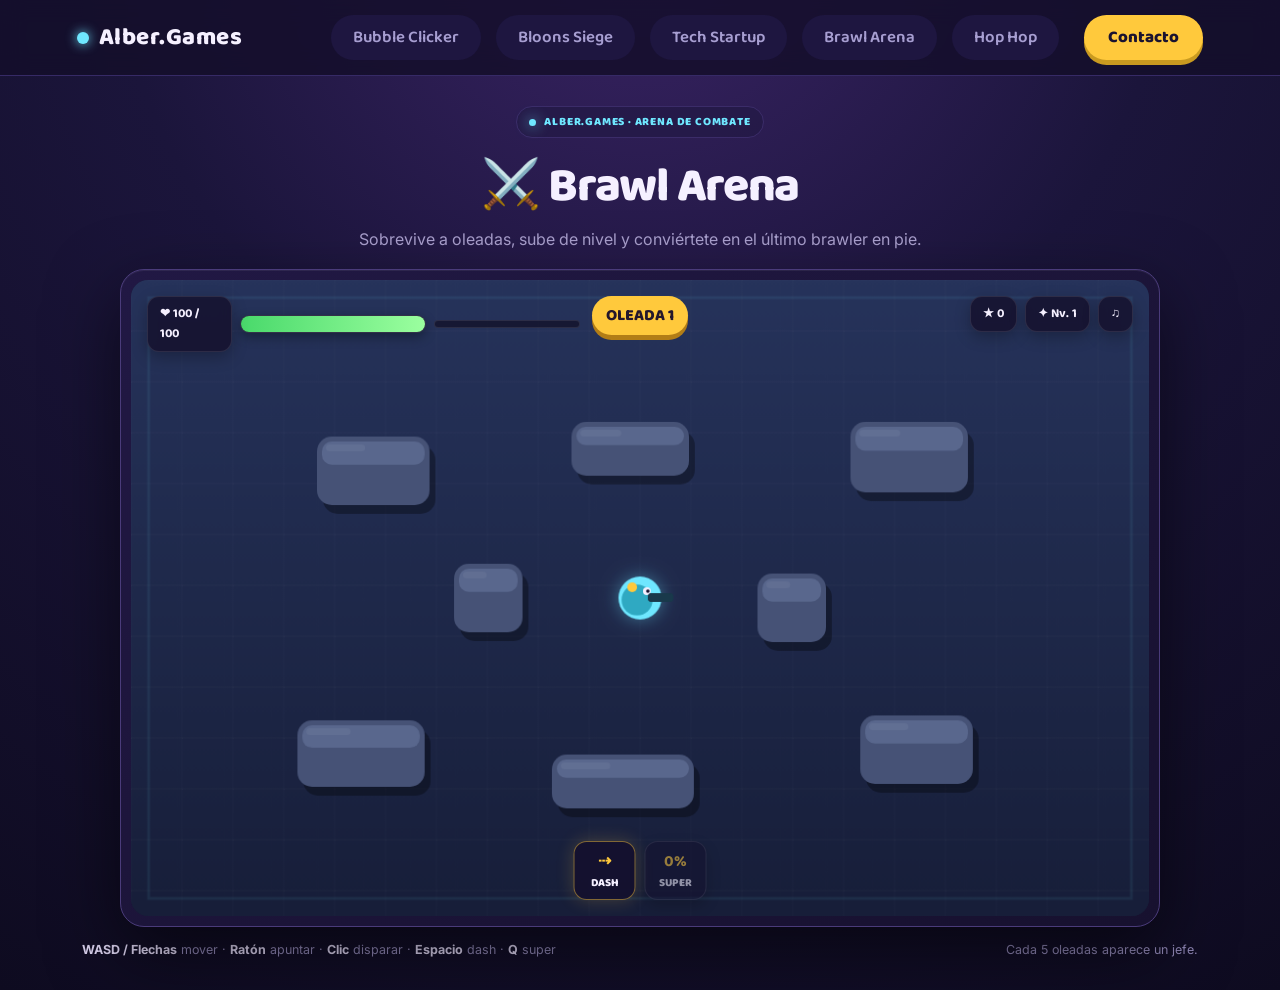
<file: brawl-arena.html>
<!DOCTYPE html>
<html lang="es">
<head>
<meta charset="UTF-8">
<meta name="viewport" content="width=device-width, initial-scale=1.0">
<meta name="description" content="Brawl Arena: sobrevive oleadas de enemigos en una arena de acción.">
<meta name="theme-color" content="#140F2B">
<title>Alber.Games — Brawl Arena</title>
<link rel="preconnect" href="https://fonts.googleapis.com">
<link rel="preconnect" href="https://fonts.gstatic.com" crossorigin>
<link href="https://fonts.googleapis.com/css2?family=Baloo+2:wght@500;600;700;800&family=Inter:wght@400;500;600;700&display=swap" rel="stylesheet">
<link rel="stylesheet" href="style.css">
<style>
:root{--ba-bg:#140f2b;--ba-panel:#211844;--ba-edge:#3b2c69;--ba-sky:#6fe7ff;--ba-gold:#ffc93c;--ba-coral:#ff6b5b;--ba-green:#64e57c;--ba-purple:#b878ff;--ba-blue:#4b9bff;--ba-floor:#29345c;--ba-floor2:#222b4d}
*{box-sizing:border-box}body.brawl-page{margin:0;min-height:100vh;background:radial-gradient(circle at 50% -10%,#3b2467 0,#1b153b 42%,#0e0b20 100%);color:#f5f0ff;font-family:Inter,sans-serif;padding-bottom:30px}
.brawl-shell{width:min(1120px,calc(100% - 28px));margin:0 auto}.ba-heading{text-align:center;padding:30px 0 18px}.ba-kicker{display:inline-flex;align-items:center;gap:8px;padding:6px 12px;border:1px solid var(--ba-edge);border-radius:999px;background:#211844aa;color:var(--ba-sky);font:800 .72rem 'Baloo 2';letter-spacing:.07em;text-transform:uppercase}.ba-kicker i{width:7px;height:7px;border-radius:50%;background:var(--ba-sky);box-shadow:0 0 14px var(--ba-sky)}.ba-heading h1{margin:10px 0 2px;font:800 clamp(2rem,5vw,3rem) 'Baloo 2';letter-spacing:-.03em}.ba-heading p{margin:0;color:#aaa0ce}
#arenaWrap{position:relative;width:min(1040px,100%);margin:auto;padding:10px;border:1px solid #4a3b7a;background:linear-gradient(145deg,#211844,#17112f);border-radius:24px;box-shadow:0 25px 70px #0008,inset 0 1px #ffffff10}.canvas-frame{position:relative;overflow:hidden;border-radius:17px;background:#161d37}#gameCanvas{display:block;width:100%;height:auto;aspect-ratio:1040/650;cursor:crosshair;touch-action:none;background:#161d37}
#hud{position:absolute;inset:16px 16px auto;display:grid;grid-template-columns:1fr auto 1fr;align-items:start;gap:12px;pointer-events:none}.hud-left,.hud-right{display:flex;gap:8px;align-items:center}.hud-right{justify-content:flex-end}.hud-chip{padding:7px 12px;border-radius:12px;background:#140f2bcc;border:1px solid #ffffff18;box-shadow:0 5px 15px #0004;font:700 .78rem 'Baloo 2';backdrop-filter:blur(6px)}#waveLabel{font:800 1rem 'Baloo 2';padding:7px 14px;border-radius:999px;background:#ffc93c;color:#24172c;box-shadow:0 5px 0 #b27d16}
.hp-wrap{width:190px;height:18px;border-radius:999px;background:#100c21cc;border:1px solid #ffffff22;overflow:hidden;box-shadow:0 4px 12px #0005}.hp-fill{height:100%;width:100%;background:linear-gradient(90deg,#49d96b,#9bff9f);transition:width .16s}.xp-wrap{width:150px;height:8px;border-radius:99px;background:#100c21aa;overflow:hidden;border:1px solid #ffffff18}.xp-fill{height:100%;width:0;background:linear-gradient(90deg,var(--ba-purple),var(--ba-sky));transition:width .2s}
#abilities{position:absolute;left:50%;bottom:16px;transform:translateX(-50%);display:flex;gap:9px;pointer-events:none}.ability{min-width:62px;padding:7px 10px;border:1px solid #ffffff22;border-radius:13px;background:#140f2ddd;text-align:center;box-shadow:0 6px 15px #0005;font:800 .7rem 'Baloo 2'}.ability strong{display:block;font-size:1rem;color:var(--ba-gold)}.ability.ready{border-color:#ffc93c77;box-shadow:0 0 18px #ffc93c33}.ability.cooldown{opacity:.55}
#banner{position:absolute;inset:0;display:flex;align-items:center;justify-content:center;pointer-events:none;opacity:0;transition:opacity .2s}.banner-card{padding:14px 26px;border-radius:18px;background:#140f2ee8;border:1px solid #ffffff22;box-shadow:0 20px 50px #0008;text-align:center}.banner-card b{display:block;font:800 2rem 'Baloo 2';color:var(--ba-gold)}.banner-card span{color:#c8c0e4;font-size:.82rem}
#overlay{position:absolute;inset:0;background:#0d0a1ae8;display:none;align-items:center;justify-content:center;text-align:center}.overlay-card{width:min(430px,90%);padding:30px;border:1px solid #4b3a7a;border-radius:22px;background:linear-gradient(145deg,#281d4d,#17112f);box-shadow:0 25px 70px #0009}.overlay-card h2{margin:0 0 4px;font:800 2.2rem 'Baloo 2';color:var(--ba-coral)}.overlay-card p{color:#bbb2d8;margin:6px 0 18px}.stat-row{display:flex;justify-content:center;gap:10px;flex-wrap:wrap;margin-bottom:20px}.stat{padding:8px 14px;border-radius:12px;background:#140f2b;border:1px solid #ffffff12;font:700 .8rem 'Baloo 2'}.stat b{display:block;color:var(--ba-sky);font-size:1.1rem}.main-btn{border:0;border-radius:13px;padding:11px 24px;background:var(--ba-gold);color:#26172a;font:800 .95rem 'Baloo 2';cursor:pointer;box-shadow:0 5px 0 #b27d16}.main-btn:active{transform:translateY(3px);box-shadow:0 2px 0 #b27d16}
.ba-controls{display:flex;justify-content:space-between;gap:14px;align-items:center;margin:14px 2px 0;color:#8f86b4;font-size:.78rem}.ba-controls strong{color:#d9d1ed}.mobile-note{display:none}
@media(max-width:700px){.brawl-shell{width:min(100% - 12px,1120px)}#arenaWrap{padding:5px;border-radius:18px}.canvas-frame{border-radius:13px}#hud{inset:8px 8px auto;grid-template-columns:1fr auto;gap:6px}.hud-right{display:none}.hp-wrap{width:125px;height:14px}.xp-wrap{width:90px}.hud-chip{padding:5px 8px}.ability{min-width:54px;padding:5px 7px}.ability strong{font-size:.9rem}.ba-controls{display:block;text-align:center}.mobile-note{display:block;margin-top:5px}.desktop-note{display:none}}
@media(prefers-reduced-motion:reduce){*{scroll-behavior:auto!important;animation:none!important;transition:none!important}}
</style>
</head>
<body class="brawl-page">
<nav aria-label="Navegación principal">
  <a href="index.html" class="brand" aria-label="Alber.Games — inicio"><span class="brand-dot" aria-hidden="true"></span>Alber.Games</a>
  <div class="nav-links-container">
    <a href="bubble-clicker.html" class="nav-link">Bubble Clicker</a>
    <a href="bloons-siege.html" class="nav-link">Bloons Siege</a>
    <a href="tech-startup.html" class="nav-link">Tech Startup</a>
    <a href="brawl-arena.html" class="nav-link">Brawl Arena</a>
    <a href="hop-hop.html" class="nav-link">Hop Hop</a>
    <a href="https://albersoftworks.github.io" target="_blank" rel="noopener noreferrer" class="nav-cta">Contacto</a>
  </div>
</nav>

<header class="ba-heading brawl-shell"><div class="ba-kicker"><i></i> Alber.Games · Arena de combate</div><h1>⚔️ Brawl Arena</h1><p>Sobrevive a oleadas, sube de nivel y conviértete en el último brawler en pie.</p></header>

<main class="brawl-shell">
<div id="arenaWrap"><div class="canvas-frame">
<canvas id="gameCanvas" width="1040" height="650" aria-label="Arena de combate de Brawl Arena"></canvas>
<div id="hud"><div class="hud-left"><div class="hud-chip">❤ <span id="hpText">100 / 100</span></div><div class="hp-wrap"><div id="hpFill" class="hp-fill"></div></div><div class="xp-wrap"><div id="xpFill" class="xp-fill"></div></div></div><div id="waveLabel">OLEADA 1</div><div class="hud-right"><div class="hud-chip">★ <span id="scoreText">0</span></div><div class="hud-chip">✦ Nv. <span id="levelText">1</span></div><button id="musicBtn" class="hud-chip" style="pointer-events:auto;cursor:pointer;color:#f5f0ff">♫</button></div></div>
<div id="abilities"><div id="dashAbility" class="ability ready"><strong>⇢</strong>DASH</div><div id="superAbility" class="ability cooldown"><strong>0%</strong>SUPER</div></div>
<div id="banner"><div class="banner-card"><b id="bannerTitle">OLEADA 1</b><span id="bannerSub">Prepárate</span></div></div>
<div id="overlay"><div class="overlay-card"><h2 id="overTitle">Has caído</h2><p id="overText">La arena te ha ganado esta vez.</p><div class="stat-row"><div class="stat">Oleada<b id="finalWave">1</b></div><div class="stat">Puntos<b id="finalScore">0</b></div><div class="stat">Nivel<b id="finalLevel">1</b></div></div><button id="restartBtn" class="main-btn">Volver a la arena</button></div></div>
</div></div>
<div class="ba-controls"><div><strong>WASD / Flechas</strong> mover · <strong>Ratón</strong> apuntar · <strong>Clic</strong> disparar · <strong>Espacio</strong> dash · <strong>Q</strong> super</div><div class="desktop-note">Cada 5 oleadas aparece un jefe.</div><div class="mobile-note">En móvil: arrastra para moverte y toca para disparar.</div></div>
</main>

<script>
'use strict';
const canvas=document.getElementById('gameCanvas'),ctx=canvas.getContext('2d');
const W=canvas.width,H=canvas.height;
const mouse={x:W/2,y:H/2,down:false};
const keys={};
let audioCtx=null,musicOn=true,musicTimer=null;
const rand=(a,b)=>a+Math.random()*(b-a),clamp=(v,a,b)=>Math.max(a,Math.min(b,v));
function audio(){if(!audioCtx)audioCtx=new(window.AudioContext||window.webkitAudioContext)();if(audioCtx.state==='suspended')audioCtx.resume();return audioCtx}
function tone(freq,dur=.08,type='sine',vol=.035,delay=0){if(!musicOn&&type==='music')return;const a=audio(),o=a.createOscillator(),g=a.createGain();o.type=type;o.frequency.setValueAtTime(freq,a.currentTime+delay);g.gain.setValueAtTime(.0001,a.currentTime+delay);g.gain.exponentialRampToValueAtTime(vol,a.currentTime+delay+.01);g.gain.exponentialRampToValueAtTime(.0001,a.currentTime+delay+dur);o.connect(g).connect(a.destination);o.start(a.currentTime+delay);o.stop(a.currentTime+delay+dur+.02)}
function sfx(kind){if(!musicOn)return;const map={shot:[220,.045,'square',.018],hit:[110,.05,'sawtooth',.022],dash:[480,.11,'triangle',.035],level:[520,.18,'sine',.04],boss:[90,.35,'sawtooth',.045],super:[260,.25,'triangle',.05],pickup:[700,.1,'sine',.035]};const x=map[kind];if(x)tone(...x)}
function startMusic(){if(musicTimer||!musicOn)return;const notes=[220,277,330,277,247,294,370,294];let i=0;musicTimer=setInterval(()=>{if(musicOn)tone(notes[i++%notes.length],.18,'triangle',.009,0)},420)}
function stopMusic(){clearInterval(musicTimer);musicTimer=null}
const state={wave:1,score:0,level:1,xp:0,nextXp:100,gameOver:false,between:true,waveTimer:1.8,spawnLeft:0,spawnTimer:0,enemies:[],bullets:[],particles:[],pickups:[],texts:[],shake:0,super:0,obstacles:[],player:null};
function makePlayer(){return{x:W/2,y:H/2,r:22,hp:100,maxHp:100,speed:245,angle:0,fireCd:0,fireRate:.18,damage:18,invuln:0,dashCd:0,dashTime:0,dashX:0,dashY:0}}
function makeObstacles(){return[{x:190,y:160,w:115,h:70},{x:735,y:145,w:120,h:72},{x:170,y:450,w:130,h:68},{x:745,y:445,w:115,h:70},{x:450,y:145,w:120,h:55},{x:430,y:485,w:145,h:55},{x:330,y:290,w:70,h:70},{x:640,y:300,w:70,h:70}]}
function reset(){state.wave=1;state.score=0;state.level=1;state.xp=0;state.nextXp=100;state.gameOver=false;state.between=true;state.waveTimer=1.8;state.spawnLeft=0;state.spawnTimer=0;state.enemies=[];state.bullets=[];state.particles=[];state.pickups=[];state.texts=[];state.shake=0;state.super=0;state.player=makePlayer();state.obstacles=makeObstacles();document.getElementById('overlay').style.display='none';showBanner('OLEADA 1','Prepárate');updateHud();audio();startMusic()}
function circleRect(cx,cy,r,o){const x=clamp(cx,o.x,o.x+o.w),y=clamp(cy,o.y,o.y+o.h);return Math.hypot(cx-x,cy-y)<r}
function movePlayer(dt){const p=state.player;let x=0,y=0;if(keys.w||keys.arrowup)y--;if(keys.s||keys.arrowdown)y++;if(keys.a||keys.arrowleft)x--;if(keys.d||keys.arrowright)x++;if(x||y){const l=Math.hypot(x,y);x/=l;y/=l;if(p.dashTime>0){p.x+=p.dashX*680*dt;p.y+=p.dashY*680*dt}else{p.x+=x*p.speed*dt;p.y+=y*p.speed*dt}}p.x=clamp(p.x,p.r+22,W-p.r-22);p.y=clamp(p.y,p.r+25,H-p.r-22);for(const o of state.obstacles)if(circleRect(p.x,p.y,p.r,o)){p.x-=x*p.speed*dt;p.y-=y*p.speed*dt}p.angle=Math.atan2(mouse.y-p.y,mouse.x-p.x);p.invuln=Math.max(0,p.invuln-dt);p.fireCd-=dt;p.dashCd=Math.max(0,p.dashCd-dt);p.dashTime=Math.max(0,p.dashTime-dt);if(mouse.down&&p.fireCd<=0)firePlayer();}
function firePlayer(){const p=state.player;p.fireCd=p.fireRate;const a=p.angle;state.bullets.push({x:p.x+Math.cos(a)*23,y:p.y+Math.sin(a)*23,vx:Math.cos(a)*720,vy:Math.sin(a)*720,r:5,life:1,owner:'p',damage:p.damage});p.shotFlash=.08;sfx('shot')}
function dash(){const p=state.player;if(p.dashCd>0||state.gameOver)return;let dx=Math.cos(p.angle),dy=Math.sin(p.angle);let mx=0,my=0;if(keys.w||keys.s||keys.a||keys.d){if(keys.a)mx--;if(keys.d)mx++;if(keys.w)my--;if(keys.s)my++;if(mx||my){const l=Math.hypot(mx,my);dx=mx/l;dy=my/l}}p.dashX=dx;p.dashY=dy;p.dashTime=.16;p.dashCd=2.2;p.invuln=.22;for(let i=0;i<12;i++)particle(p.x,p.y,'dash');sfx('dash')}
function useSuper(){if(state.super<100||state.gameOver)return;state.super=0;sfx('super');for(let i=0;i<28;i++){const a=i/28*Math.PI*2;state.bullets.push({x:state.player.x,y:state.player.y,vx:Math.cos(a)*520,vy:Math.sin(a)*520,r:8,life:.7,owner:'super',damage:70})}for(let i=0;i<45;i++)particle(state.player.x,state.player.y,'super');state.shake=10}
function enemyType(){const r=Math.random();if(state.wave>=6&&r<.12)return'charger';if(state.wave>=3&&r<.27)return'shooter';return'grunt'}
function spawnEnemy(type=enemyType(),boss=false){let side=Math.floor(Math.random()*4),x=0,y=0;if(side===0){x=rand(35,W-35);y=35}else if(side===1){x=rand(35,W-35);y=H-35}else if(side===2){x=35;y=rand(35,H-35)}else{x=W-35;y=rand(35,H-35)}let e={x,y,type,hp:30,maxHp:30,r:18,speed:rand(55,72)+state.wave*2,fireCd:rand(.6,1.6),flash:0,dead:false};if(type==='shooter'){e.hp=42;e.maxHp=42;e.r=19;e.speed=52+state.wave*1.6}if(type==='charger'){e.hp=55;e.maxHp=55;e.r=21;e.speed=105+state.wave*2;e.chargeCd=rand(1.5,3)}if(boss){e.type='boss';e.hp=650+state.wave*120;e.maxHp=e.hp;e.r=40;e.speed=42+state.wave;e.fireCd=1.2;e.boss=true}state.enemies.push(e)}
function startWave(){state.between=false;state.spawnLeft=7+state.wave*3+(state.wave%5===0?3:0);state.spawnTimer=.1;showBanner(state.wave%5===0?'JEFE · OLEADA '+state.wave:'OLEADA '+state.wave,state.wave%5===0?'El jefe entra en la arena':'Elimina a todos los enemigos');if(state.wave%5===0){setTimeout(()=>{if(!state.gameOver)spawnEnemy('grunt',true)},650);sfx('boss')}}
function updateEnemies(dt){const p=state.player;for(const e of state.enemies){if(e.dead)continue;const dx=p.x-e.x,dy=p.y-e.y,d=Math.hypot(dx,dy)||1;let move=true;if(e.type==='shooter'&&d<330)move=d>235;if(e.type==='boss')move=d>190;if(move){e.x+=dx/d*e.speed*dt;e.y+=dy/d*e.speed*dt}e.x=clamp(e.x,e.r+10,W-e.r-10);e.y=clamp(e.y,e.r+10,H-e.r-10);for(const o of state.obstacles)if(circleRect(e.x,e.y,e.r,o)){e.x-=dx/d*e.speed*dt;e.y-=dy/d*e.speed*dt}e.fireCd-=dt;if((e.type==='shooter'||e.type==='boss')&&e.fireCd<=0){e.fireCd=e.type==='boss'?.75:1.7;shootEnemy(e,Math.atan2(dy,dx),e.type==='boss'?430:350)}if(e.type==='charger'){e.chargeCd-=dt;if(e.chargeCd<0){e.chargeCd=2.7;e.speed=230;setTimeout(()=>{if(e&&!e.dead)e.speed=115},420)}}if(d<e.r+p.r&&p.invuln<=0){damagePlayer(e.type==='boss'?18:e.type==='charger'?14:8);const nx=dx/d,ny=dy/d;p.x-=nx*10;p.y-=ny*10}}
state.enemies=state.enemies.filter(e=>!e.dead)}
function shootEnemy(e,a,speed){state.bullets.push({x:e.x+Math.cos(a)*e.r,y:e.y+Math.sin(a)*e.r,vx:Math.cos(a)*speed,vy:Math.sin(a)*speed,r:e.type==='boss'?8:6,life:2.2,owner:'e',damage:e.type==='boss'?13:9})}
function damagePlayer(n){const p=state.player;if(p.invuln>0)return;p.hp=Math.max(0,p.hp-n);p.invuln=.28;state.shake=5;floatText(p.x,p.y-30,'-'+n,'#ff6b5b');updateHud();if(p.hp<=0)endGame()}
function damageEnemy(e,n){e.hp-=n;e.flash=.08;state.super=clamp(state.super+n*(e.boss?1.5:.55),0,100);particle(e.x,e.y,'hit');if(e.hp<=0)killEnemy(e)}
function killEnemy(e){e.dead=true;const gain=e.boss?500:e.type==='charger'?35:e.type==='shooter'?28:20;state.score+=gain;gainXp(e.boss?100:e.type==='charger'?34:22);for(let i=0;i<(e.boss?35:10);i++)particle(e.x,e.y,e.boss?'super':'hit');if(Math.random()<.14&&!e.boss)state.pickups.push({x:e.x,y:e.y,type:Math.random()<.5?'heal':'super',life:8,r:11});floatText(e.x,e.y-25,'+'+gain,'#ffc93c');if(e.boss){state.shake=14;sfx('boss')}else sfx('hit')}
function gainXp(n){state.xp+=n;while(state.xp>=state.nextXp){state.xp-=state.nextXp;state.level++;state.nextXp=Math.round(state.nextXp*1.28);const p=state.player;p.maxHp+=12;p.hp=p.maxHp;p.damage+=3;p.fireRate=Math.max(.105,p.fireRate-.008);sfx('level');showBanner('NIVEL '+state.level,'Tu brawler se ha hecho más fuerte')}}
function updateBullets(dt){for(const b of state.bullets){b.x+=b.vx*dt;b.y+=b.vy*dt;b.life-=dt;if(b.life<=0||b.x<-20||b.x>W+20||b.y<-20||b.y>H+20){b.dead=true;continue}for(const o of state.obstacles)if(b.owner!=='e'&&circleRect(b.x,b.y,b.r,o)){b.dead=true;particle(b.x,b.y,'hit');break}if(b.dead)continue;if(b.owner==='p'||b.owner==='super'){for(const e of state.enemies){if(!e.dead&&Math.hypot(b.x-e.x,b.y-e.y)<b.r+e.r){damageEnemy(e,b.damage);b.dead=true;break}}}else if(Math.hypot(b.x-state.player.x,b.y-state.player.y)<b.r+state.player.r){damagePlayer(b.damage);b.dead=true}}state.bullets=state.bullets.filter(b=>!b.dead)}
function updateSpawns(dt){if(state.between){state.waveTimer-=dt;if(state.waveTimer<=0)startWave();return}if(state.spawnLeft>0){state.spawnTimer-=dt;if(state.spawnTimer<=0){spawnEnemy();state.spawnLeft--;state.spawnTimer=Math.max(.18,.72-state.wave*.018)}}else if(state.enemies.length===0){state.between=true;state.wave++;state.waveTimer=1.8;state.player.hp=Math.min(state.player.maxHp,state.player.hp+Math.round(state.player.maxHp*.12));showBanner('OLEADA SUPERADA','Recuperas un poco de vida')}}
function updatePickups(dt){for(const p of state.pickups){p.life-=dt;p.y+=Math.sin(performance.now()/160+p.x)*dt*8;if(Math.hypot(p.x-state.player.x,p.y-state.player.y)<p.r+state.player.r){if(p.type==='heal'){state.player.hp=Math.min(state.player.maxHp,state.player.hp+28);floatText(p.x,p.y,'+28 HP','#64e57c')}else{state.super=clamp(state.super+30,0,100);floatText(p.x,p.y,'+30% SUPER','#b878ff')}particle(p.x,p.y,p.type);p.dead=true;sfx('pickup')}}state.pickups=state.pickups.filter(p=>!p.dead&&p.life>0)}
function particle(x,y,type='hit'){let a=rand(0,Math.PI*2),sp=type==='dash'?rand(80,220):type==='super'?rand(80,340):rand(40,180);state.particles.push({x,y,vx:Math.cos(a)*sp,vy:Math.sin(a)*sp,life:rand(.25,.7),max:.7,size:rand(2,6),type})}
function floatText(x,y,text,color){state.texts.push({x,y,text,color,life:.8})}
function updateFx(dt){for(const p of state.particles){p.x+=p.vx*dt;p.y+=p.vy*dt;p.vx*=.94;p.vy*=.94;p.life-=dt}state.particles=state.particles.filter(p=>p.life>0);for(const t of state.texts){t.y-=24*dt;t.life-=dt}state.texts=state.texts.filter(t=>t.life>0);state.shake=Math.max(0,state.shake-dt*18)}
function updateHud(){const p=state.player;if(!p)return;document.getElementById('hpFill').style.width=(p.hp/p.maxHp*100)+'%';document.getElementById('hpText').textContent=Math.ceil(p.hp)+' / '+p.maxHp;document.getElementById('scoreText').textContent=state.score;document.getElementById('levelText').textContent=state.level;document.getElementById('waveLabel').textContent='OLEADA '+state.wave;document.getElementById('xpFill').style.width=(state.xp/state.nextXp*100)+'%';const s=document.getElementById('superAbility');s.innerHTML='<strong>'+Math.floor(state.super)+'%</strong>SUPER';s.className='ability '+(state.super>=100?'ready':'cooldown');const d=document.getElementById('dashAbility');d.className='ability '+(state.player.dashCd<=0?'ready':'cooldown');d.innerHTML='<strong>⇢</strong>'+(state.player.dashCd<=0?'DASH':state.player.dashCd.toFixed(1)+'s')}
function showBanner(title,sub){const b=document.getElementById('banner');document.getElementById('bannerTitle').textContent=title;document.getElementById('bannerSub').textContent=sub;b.style.opacity=1;clearTimeout(showBanner.t);showBanner.t=setTimeout(()=>b.style.opacity=0,1250)}
function endGame(){state.gameOver=true;stopMusic();document.getElementById('finalWave').textContent=state.wave;document.getElementById('finalScore').textContent=state.score;document.getElementById('finalLevel').textContent=state.level;document.getElementById('overlay').style.display='flex';document.getElementById('overTitle').textContent='Has caído';document.getElementById('overText').textContent='La arena te ha ganado esta vez. ¿Puedes llegar más lejos?'}
function update(dt){if(state.gameOver)return;movePlayer(dt);updateSpawns(dt);updateEnemies(dt);updateBullets(dt);updatePickups(dt);updateFx(dt);updateHud()}
function roundedRect(x,y,w,h,r){ctx.beginPath();ctx.roundRect(x,y,w,h,r);ctx.fill()}
function drawArena(){const g=ctx.createLinearGradient(0,0,0,H);g.addColorStop(0,'#26335b');g.addColorStop(1,'#171e39');ctx.fillStyle=g;ctx.fillRect(0,0,W,H);ctx.fillStyle='#ffffff05';for(let x=0;x<W;x+=52)for(let y=0;y<H;y+=52)ctx.fillRect(x,y,1,1);ctx.strokeStyle='#ffffff07';ctx.lineWidth=1;for(let x=0;x<W;x+=52){ctx.beginPath();ctx.moveTo(x,0);ctx.lineTo(x,H);ctx.stroke()}for(let y=0;y<H;y+=52){ctx.beginPath();ctx.moveTo(0,y);ctx.lineTo(W,y);ctx.stroke()}for(const o of state.obstacles){ctx.fillStyle='#0005';roundedRect(o.x+6,o.y+9,o.w,o.h,15);ctx.fillStyle='#465276';roundedRect(o.x,o.y,o.w,o.h,15);ctx.fillStyle='#59678d';roundedRect(o.x+5,o.y+5,o.w-10,o.h*.34,10);ctx.fillStyle='#ffffff0d';roundedRect(o.x+9,o.y+8,o.w*.35,7,4)}ctx.strokeStyle='#6fe7ff12';ctx.lineWidth=3;ctx.strokeRect(18,18,W-36,H-36)}
function drawCharacter(p,isEnemy=false){ctx.save();ctx.translate(p.x,p.y);ctx.rotate(p.angle||0);ctx.shadowColor=isEnemy?'#ff6b5b66':'#6fe7ff66';ctx.shadowBlur=18;ctx.fillStyle=isEnemy?'#ff6b5b':'#6fe7ff';ctx.beginPath();ctx.arc(0,0,p.r,0,Math.PI*2);ctx.fill();ctx.shadowBlur=0;ctx.fillStyle=isEnemy?'#b6473b':'#2fa9c2';ctx.beginPath();ctx.arc(-3,2,p.r*.72,0,Math.PI*2);ctx.fill();ctx.fillStyle='#f5f0ff';ctx.beginPath();ctx.arc(7,-7,4,0,Math.PI*2);ctx.fill();ctx.fillStyle='#140f2b';ctx.beginPath();ctx.arc(8,-7,1.8,0,Math.PI*2);ctx.fill();ctx.fillStyle=isEnemy?'#3a1d28':'#19394b';roundedRect(8,-5,26,9,4);ctx.fill();if(!isEnemy){ctx.fillStyle='#ffc93c';ctx.beginPath();ctx.arc(-8,-11,5,0,Math.PI*2);ctx.fill()}ctx.restore()}
function drawBoss(e){ctx.save();ctx.translate(e.x,e.y);ctx.shadowColor='#b878ff88';ctx.shadowBlur=24;ctx.fillStyle='#7d4bc0';ctx.beginPath();ctx.arc(0,0,e.r,0,Math.PI*2);ctx.fill();ctx.shadowBlur=0;ctx.fillStyle='#4c2d7c';ctx.beginPath();ctx.arc(0,4,e.r*.75,0,Math.PI*2);ctx.fill();ctx.fillStyle='#ffc93c';ctx.beginPath();ctx.arc(-12,-10,6,0,Math.PI*2);ctx.arc(12,-10,6,0,Math.PI*2);ctx.fill();ctx.fillStyle='#24172f';ctx.fillRect(-19,8,38,6);ctx.fillStyle='#ff6b5b';ctx.fillRect(-e.r,-e.r-13,e.r*2*(e.hp/e.maxHp),5);ctx.fillStyle='#140f2b';ctx.fillRect(-e.r,-e.r-13,e.r*2,5);ctx.restore()}
function draw(){ctx.save();if(state.shake){ctx.translate(rand(-state.shake,state.shake),rand(-state.shake,state.shake))}drawArena();for(const p of state.pickups){ctx.save();ctx.translate(p.x,p.y);ctx.rotate(performance.now()/700);ctx.shadowColor=p.type==='heal'?'#64e57c':'#b878ff';ctx.shadowBlur=15;ctx.fillStyle=p.type==='heal'?'#64e57c':'#b878ff';ctx.beginPath();ctx.moveTo(0,-11);ctx.lineTo(9,0);ctx.lineTo(0,11);ctx.lineTo(-9,0);ctx.closePath();ctx.fill();ctx.restore()}for(const e of state.enemies){if(e.boss)drawBoss(e);else{e.angle=Math.atan2(state.player.y-e.y,state.player.x-e.x);drawCharacter(e,true);ctx.fillStyle='#140f2bcc';ctx.fillRect(e.x-18,e.y-e.r-9,36,4);ctx.fillStyle='#ff6b5b';ctx.fillRect(e.x-18,e.y-e.r-9,36*(e.hp/e.maxHp),4)}}for(const b of state.bullets){ctx.fillStyle=b.owner==='e'?'#ff4b4b':'#ffc93c';ctx.shadowColor=ctx.fillStyle;ctx.shadowBlur=b.owner==='super'?18:9;ctx.beginPath();ctx.arc(b.x,b.y,b.r,0,Math.PI*2);ctx.fill();ctx.shadowBlur=0}const p=state.player;if(p){if(p.invuln>0&&Math.floor(p.invuln*30)%2===0){}else drawCharacter(p,false);if(p.shotFlash>0){ctx.save();ctx.translate(p.x,p.y);ctx.rotate(p.angle);ctx.fillStyle='#fff6c7';ctx.globalAlpha=p.shotFlash/.08;ctx.beginPath();ctx.moveTo(31,0);ctx.lineTo(50,-7);ctx.lineTo(43,0);ctx.lineTo(50,7);ctx.closePath();ctx.fill();ctx.restore();p.shotFlash-=.016}}for(const q of state.particles){ctx.globalAlpha=clamp(q.life/q.max,0,1);ctx.fillStyle=q.type==='super'?'#b878ff':q.type==='dash'?'#6fe7ff':'#ffc93c';ctx.beginPath();ctx.arc(q.x,q.y,q.size,0,Math.PI*2);ctx.fill()}ctx.globalAlpha=1;for(const t of state.texts){ctx.globalAlpha=clamp(t.life/.8,0,1);ctx.fillStyle=t.color;ctx.font='800 16px Baloo 2';ctx.textAlign='center';ctx.fillText(t.text,t.x,t.y)}ctx.globalAlpha=1;ctx.restore()}
let last=performance.now();function loop(now){const dt=Math.min(.033,(now-last)/1000);last=now;update(dt);draw();requestAnimationFrame(loop)}
function pos(e){const r=canvas.getBoundingClientRect();mouse.x=(e.clientX-r.left)*W/r.width;mouse.y=(e.clientY-r.top)*H/r.height}
canvas.addEventListener('mousemove',pos);canvas.addEventListener('mousedown',e=>{pos(e);mouse.down=true;audio()});window.addEventListener('mouseup',()=>mouse.down=false);
canvas.addEventListener('touchstart',e=>{e.preventDefault();const t=e.touches[0];pos(t);mouse.down=true;audio()}, {passive:false});canvas.addEventListener('touchmove',e=>{e.preventDefault();const t=e.touches[0];pos(t)}, {passive:false});canvas.addEventListener('touchend',()=>mouse.down=false);
window.addEventListener('keydown',e=>{keys[e.key.toLowerCase()]=true;if(e.key===' ') {e.preventDefault();dash()}if(e.key.toLowerCase()==='q')useSuper()});window.addEventListener('keyup',e=>keys[e.key.toLowerCase()]=false);
document.getElementById('restartBtn').addEventListener('click',reset);document.getElementById('musicBtn').addEventListener('click',()=>{musicOn=!musicOn;document.getElementById('musicBtn').textContent=musicOn?'♫':'×';if(musicOn){audio();startMusic()}else stopMusic()});
reset();requestAnimationFrame(loop);
</script>
</body>
</html>
</file>
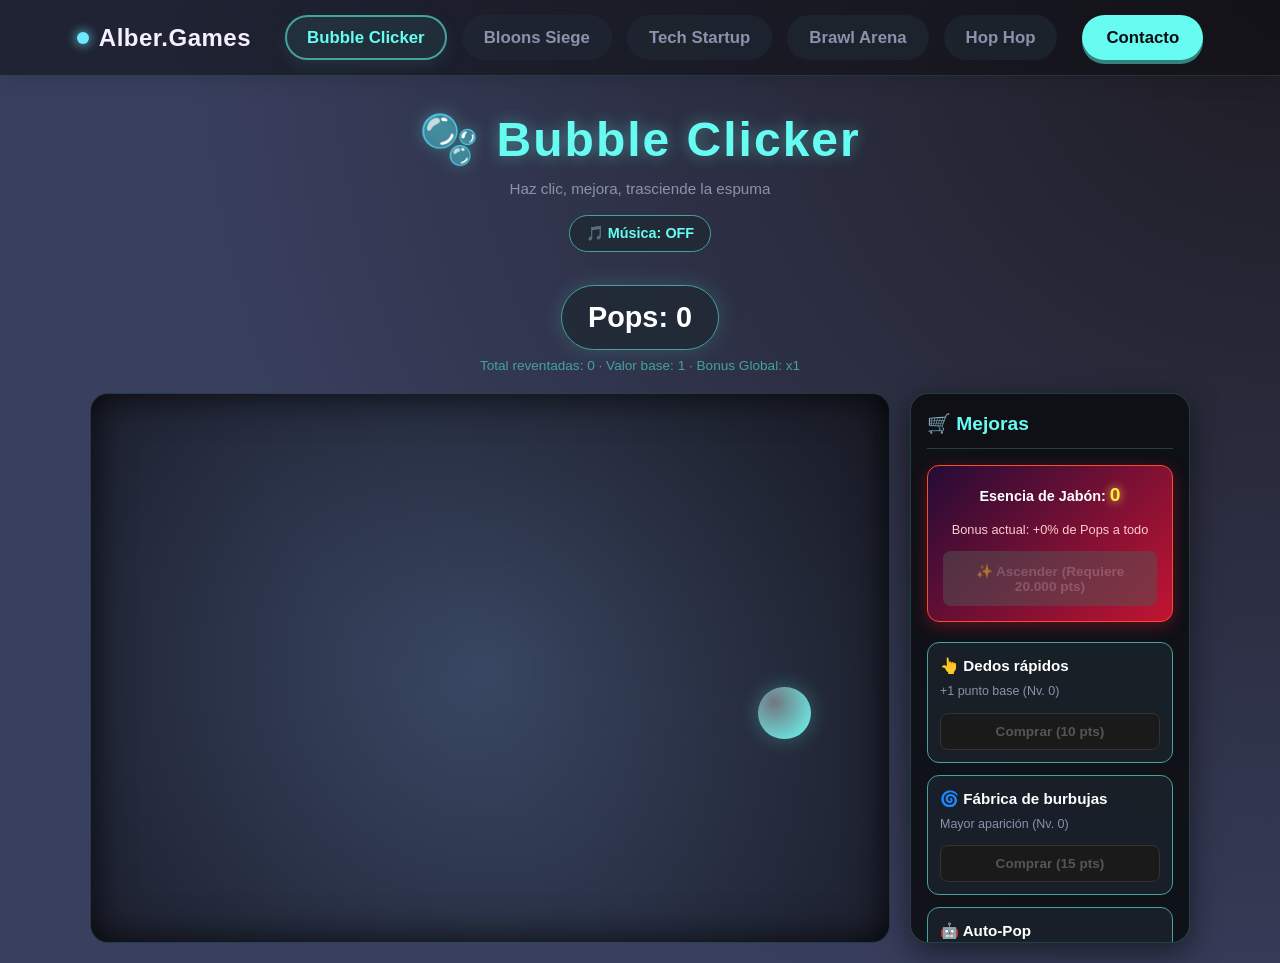
<file: bubble-clicker.html>
<!DOCTYPE html>
<html lang="es">
<head>
  <meta charset="UTF-8">
  <meta name="viewport" content="width=device-width, initial-scale=1.0, maximum-scale=1.0, user-scalable=no">
  <meta name="description" content="Bubble Clicker: revienta burbujas, compra mejoras y trasciende la espuma.">
  <meta name="theme-color" content="#1e1c24">
  <title>Alber.Games — Bubble Clicker</title>
  <link rel="stylesheet" href="style.css">
  <style>
    body.bubble-clicker{padding:0}
    .bubble-clicker nav{width:100%;align-self:stretch;margin:0;background:rgba(11,12,16,.55);border-bottom:1px solid rgba(102,252,241,.14);box-shadow:0 4px 20px rgba(0,0,0,.12)}
    .bubble-clicker .nav-link{background:rgba(31,40,51,.72);color:var(--bc-muted);border-color:transparent}
    .bubble-clicker .nav-link:hover,.bubble-clicker .nav-link[aria-current="page"]{background:rgba(69,162,158,.12);border-color:var(--bc-teal);color:var(--bc-cyan);box-shadow:0 6px 16px rgba(69,162,158,.14)}
    .bubble-clicker .nav-cta{color:var(--bc-void);background:var(--bc-cyan);box-shadow:0 4px 0 #32827e}
    .bubble-clicker .nav-cta:hover{background:#9ffff8;box-shadow:0 2px 0 #32827e,0 8px 20px rgba(102,252,241,.3)}
    .game-header{position:relative;text-align:center;padding:28px 16px 18px;width:100%}
    .game-header h1{margin:0;font-family:var(--bc-font);font-size:clamp(2rem,5vw,3rem)}
    .game-header .subtitle{margin:2px 0 14px;color:var(--bc-muted)}
    .game-actions{display:flex;justify-content:center;gap:10px;flex-wrap:wrap}
    .music-btn{border:1px solid var(--bc-teal)!important;border-radius:999px!important;background:rgba(31,40,51,.8)!important;color:var(--bc-cyan)!important;padding:9px 16px!important;cursor:pointer;font:600 .9rem var(--bc-font);transition:.2s ease}
    .music-btn:hover{background:var(--bc-teal)!important;color:var(--bc-void)!important;transform:translateY(-2px)}
    #score{transition:transform .1s ease}
    .layout{align-items:start;margin-bottom:20px}
    #gameArea{touch-action:manipulation;min-height:420px}
    #shop{max-height:550px}
    .save-status{font-size:.72rem;color:var(--bc-muted);text-align:center;margin-top:7px;min-height:1em}
    @media(max-width:720px){.bubble-clicker nav{margin:0}.game-header{padding:20px 16px 12px}.layout{grid-template-columns:1fr;padding:0 12px}.bubble-clicker .nav-links-container{display:none}#shop{max-height:none}}
    @media(prefers-reduced-motion:reduce){.music-btn{transition:none}}
  </style>
</head>
<body class="bubble-clicker">
<nav aria-label="Navegación principal">
  <a href="index.html" class="brand" aria-label="Alber.Games — inicio"><span class="brand-dot" aria-hidden="true"></span>Alber.Games</a>
  <div class="nav-links-container">
    <a href="bubble-clicker.html" class="nav-link" aria-current="page">Bubble Clicker</a><a href="bloons-siege.html" class="nav-link">Bloons Siege</a><a href="tech-startup.html" class="nav-link">Tech Startup</a><a href="brawl-arena.html" class="nav-link">Brawl Arena</a><a href="hop-hop.html" class="nav-link">Hop Hop</a><a href="https://albersoftworks.github.io" target="_blank" rel="noopener noreferrer" class="nav-cta">Contacto</a>
  </div>
</nav>
<header class="game-header"><h1>🫧 Bubble Clicker</h1><p class="subtitle">Haz clic, mejora, trasciende la espuma</p><div class="game-actions"><button id="bgm-toggle" class="music-btn" type="button">🎵 Música: OFF</button></div></header>
<div id="score">Pops: 0</div><div id="stats">Total reventadas: 0 · Valor base: 1 · Bonus global: x1</div>
<div class="layout"><div id="gameArea" aria-label="Zona de juego de Bubble Clicker"></div><div id="shop"><h2>🛒 Mejoras</h2><div class="prestige-zone"><p>Esencia de Jabón: <span id="token-display">0</span></p><p id="prestige-bonus-desc">Bonus actual: +0% de Pops a todo</p><button id="btn-prestige" disabled>✨ Ascender (Requiere 20.000 pts)</button></div><div class="upgrade"><h3>👆 Dedos rápidos</h3><p id="desc-click">+1 punto base por burbuja</p><button id="buy-click">Comprar (10 pts)</button></div><div class="upgrade"><h3>🌀 Fábrica de burbujas</h3><p id="desc-spawn">Aparecen más burbujas</p><button id="buy-spawn">Comprar (15 pts)</button></div><div class="upgrade"><h3>🤖 Auto-Pop</h3><p id="desc-autopop">Revienta burbujas automáticamente</p><button id="buy-autopop">Comprar (60 pts)</button></div><div class="upgrade tier-high"><h3>🧪 Jabón Concentrado</h3><p id="desc-jabon">+15 Pops base por burbuja</p><button id="buy-jabon">Comprar (800 pts)</button></div><div class="upgrade tier-high"><h3>⚙️ Compresor Industrial</h3><p id="desc-maquina">+5 auto-pops por segundo</p><button id="buy-maquina">Comprar (3.500 pts)</button></div><div class="upgrade tier-high"><h3>⚛️ Espuma Termonuclear</h3><p id="desc-termonuclear">+200 Pops base por burbuja</p><button id="buy-termonuclear">Comprar (40.000 pts)</button></div><div class="upgrade tier-ultra"><h3>☀️ Espuma Solar</h3><p id="desc-solar">+500 Pops base por burbuja</p><button id="buy-solar">Comprar (100.000 pts)</button></div><div class="upgrade tier-ultra"><h3>🪐 Espuma Infernal</h3><p id="desc-infernal">+800 Pops base por burbuja</p><button id="buy-infernal">Comprar (500.000 pts)</button></div><div class="upgrade tier-ultra"><h3>🧬 Espuma Cuántica</h3><p id="desc-cuantica">+1200 Pops base por burbuja</p><button id="buy-cuantica">Comprar (2.000.000 pts)</button></div><div class="upgrade tier-ultra"><h3>🪐 Espuma Multiversal</h3><p id="desc-multiversal">+5000 Pops base por burbuja</p><button id="buy-multiversal">Comprar (20.000.000 pts)</button></div><div class="upgrade tier-maximo"><h3>👁️ Espuma Primigenia</h3><p id="desc-primigenia">+20000 Pops base por burbuja</p><button id="buy-primigenia">Comprar (50.000.000 pts)</button></div><div class="upgrade tier-maximo"><h3>👁️ Espuma Atómica</h3><p id="desc-atomica">+999.999.999.999.999 Pops base por burbuja</p><button id="buy-atomica">Comprar (10.000.000.000.000 pts)</button></div><div class="save-status" id="save-status" aria-live="polite"></div></div></div>
<script>
'use strict';
const PRESTIGE_COST=20000,SAVE_KEY='alberGames_bubbleClicker_save',fmt=n=>Math.floor(n).toLocaleString('es-ES');
const baseState={
  points:0,
  totalPops:0,
  clickValue:1,
  spawnInterval:700,
  minSpawnInterval:20,
  goldenUnlocked:false,
  bombUnlocked:false,
  frenzyUnlocked:false,
  autopopRate:0,
  prestigeTokens:0,
  upgrades:{
    click:{level:0,cost:10,mult:1.5,element:'buy-click',desc:'desc-click',label:'+1 punto base'},
    spawn:{level:0,cost:15,mult:1.4,element:'buy-spawn',desc:'desc-spawn',label:'Mayor aparición'},
    autopop:{level:0,cost:60,mult:1.8,element:'buy-autopop',desc:'desc-autopop',label:'+0.5 auto-pops/seg'},
    jabon:{level:0,cost:800,mult:1.6,element:'buy-jabon',desc:'desc-jabon',label:'+15 Pops base'},
    maquina:{level:0,cost:3500,mult:1.6,element:'buy-maquina',desc:'desc-maquina',label:'+5 auto-pops/seg'},
    termonuclear:{level:0,cost:40000,mult:1.8,element:'buy-termonuclear',desc:'desc-termonuclear',label:'+200 Pops base'},
    solar:{level:0,cost:100000,mult:2,element:'buy-solar',desc:'desc-solar',label:'+500 Pops base'},
    infernal:{level:0,cost:500000,mult:1.6,element:'buy-infernal',desc:'desc-infernal',label:'+800 Pops base'},
    cuantica:{level:0,cost:2000000,mult:1.6,element:'buy-cuantica',desc:'desc-cuantica',label:'+1200 Pops base'},
    multiversal:{level:0,cost:10000000,mult:1.6,element:'buy-multiversal',desc:'desc-multiversal',label:'+5000 Pops base'},
    primigenia:{level:0,cost:50000000,mult:1.6,element:'buy-primigenia',desc:'desc-primigenia',label:'+20000 Pops base'},
    atomica:{level:0,cost:10000000000000,mult:1.8,element:'buy-atomica',desc:'desc-atomica',label:'+999999999999999 Pops base'}
  }
};

let state=JSON.parse(JSON.stringify(baseState));
const gameArea=document.getElementById('gameArea'),scoreEl=document.getElementById('score'),statsEl=document.getElementById('stats'),tokenDisplay=document.getElementById('token-display'),prestigeBonusDesc=document.getElementById('prestige-bonus-desc'),btnPrestige=document.getElementById('btn-prestige'),saveStatus=document.getElementById('save-status');
let audioCtx=null,musicGain=null,musicTimer=null,musicNodes=[],isMusicPlaying=false;
function initAudio(){if(!audioCtx)audioCtx=new(window.AudioContext||window.webkitAudioContext)();if(audioCtx.state==='suspended')audioCtx.resume()}
function playTone(freq,duration=.08,type='sine',volume=.12){initAudio();const o=audioCtx.createOscillator(),g=audioCtx.createGain(),t=audioCtx.currentTime;o.type=type;o.frequency.setValueAtTime(freq,t);o.frequency.exponentialRampToValueAtTime(freq*1.8,t+duration);g.gain.setValueAtTime(volume,t);g.gain.exponentialRampToValueAtTime(.001,t+duration);o.connect(g);g.connect(audioCtx.destination);o.start(t);o.stop(t+duration)}
function playPopSound(crit=false){playTone(crit?600:300+Math.random()*150,.08,'sine',.16)}
function playUpgradeSound(){playTone(440,.15,'triangle',.1);setTimeout(()=>playTone(660,.15,'triangle',.08),70)}
function stopMusic(){if(musicTimer){clearInterval(musicTimer);musicTimer=null}musicNodes.forEach(n=>{try{n.stop()}catch(e){}});musicNodes=[];if(musicGain){musicGain.disconnect();musicGain=null}isMusicPlaying=false}
function startMusic(){initAudio();if(isMusicPlaying)return;isMusicPlaying=true;const master=audioCtx.createGain();master.gain.value=.045;master.connect(audioCtx.destination);musicGain=master;const scale=[261.63,293.66,329.63,392,440,523.25,587.33];let step=0;const beat=()=>{if(!isMusicPlaying)return;const now=audioCtx.currentTime,melody=[0,2,4,2,1,3,5,3,0,4,2,5,4,2,1,3][step%16],bass=[0,0,4,4,1,1,5,5][step%8],o=audioCtx.createOscillator(),g=audioCtx.createGain();o.type='triangle';o.frequency.value=scale[melody];g.gain.setValueAtTime(.001,now);g.gain.linearRampToValueAtTime(.42,now+.025);g.gain.exponentialRampToValueAtTime(.001,now+.32);o.connect(g);g.connect(master);o.start(now);o.stop(now+.34);musicNodes.push(o);if(step%2===0){const b=audioCtx.createOscillator(),bg=audioCtx.createGain();b.type='sine';b.frequency.value=scale[bass]/2;bg.gain.setValueAtTime(.001,now);bg.gain.linearRampToValueAtTime(.16,now+.03);bg.gain.exponentialRampToValueAtTime(.001,now+.45);b.connect(bg);bg.connect(master);b.start(now);b.stop(now+.46);musicNodes.push(b)}step++};beat();musicTimer=setInterval(beat,375)}
document.getElementById('bgm-toggle').addEventListener('click',()=>{const btn=document.getElementById('bgm-toggle');if(isMusicPlaying){stopMusic();btn.textContent='🎵 Música: OFF'}else{startMusic();btn.textContent='🎶 Música: ON'}});
let milestones=[{pops:10,done:false,apply:()=>toast('🎉 ¡10 burbujas! Probabilidad de críticos añadida (x3 Pops).')},{pops:50,done:false,apply:()=>{state.goldenUnlocked=true;toast('🌟 ¡50 burbujas! Aparecen burbujas doradas (x5 Pops).')}},{pops:100,done:false,apply:()=>{state.bombUnlocked=true;toast('💥 ¡100 burbujas! Aparecen burbujas bomba (reacción en cadena).')}},{pops:150,done:false,apply:()=>{state.frenzyUnlocked=true;toast('🔥 ¡150 burbujas! Modo frenesí activado.')}},{pops:250,done:false,apply:()=>toast('🚀 ¡250 burbujas! Ya no hay vuelta atrás.')},{pops:500,done:false,apply:()=>toast('👑 ¡500 burbujas! La espuma te reconoce como maestro.')},{pops:1000,done:false,apply:()=>toast('🧬 ¡1.000 burbujas! Has entrado en territorio absurdo.')},{pops:2500,done:false,apply:()=>toast('🔥 ¡2.500 burbujas! Te mereces un descanso.')}];
function initMilestones(){return milestones.map(m=>({...m}))}
function checkMilestones(){milestones.forEach(m=>{if(!m.done&&state.totalPops>=m.pops){m.done=true;m.apply()}})}
let toastTimeout;function toast(msg){let el=document.querySelector('.toast');if(!el){el=document.createElement('div');el.className='toast';document.body.appendChild(el)}el.textContent=msg;requestAnimationFrame(()=>el.classList.add('show'));clearTimeout(toastTimeout);toastTimeout=setTimeout(()=>el.classList.remove('show'),3000)}
function randomBetween(a,b){return Math.random()*(b-a)+a}
function createBubble(){const max=40;if(gameArea.querySelectorAll('.bubble:not(.pop)').length>=max)return;const r=Math.random();let type='normal';if(state.bombUnlocked&&r<.05)type='bomb';else if(state.goldenUnlocked&&r<.15)type='golden';const b=document.createElement('div');b.classList.add('bubble');if(type!=='normal')b.classList.add(type);b.dataset.type=type;const size=type==='golden'?randomBetween(40,60):type==='bomb'?randomBetween(45,65):randomBetween(35,75);b.style.width=b.style.height=size+'px';b.style.left=randomBetween(0,Math.max(gameArea.clientWidth-size,0))+'px';b.style.top=randomBetween(0,Math.max(gameArea.clientHeight-size,0))+'px';b.addEventListener('pointerdown',e=>{e.preventDefault();popBubble(b)});gameArea.appendChild(b);setTimeout(()=>{if(gameArea.contains(b)&&!b.classList.contains('pop')){b.style.transition='opacity .6s';b.style.opacity='0';setTimeout(()=>b.remove(),600)}},type==='golden'?3000:4500)}
function showFloatingText(b,text,crit){const ft=document.createElement('div');ft.className='floatText '+(crit?'crit':'');ft.textContent=text;ft.style.left=b.style.left;ft.style.top=b.style.top;gameArea.appendChild(ft);setTimeout(()=>ft.remove(),800)}
function popBubble(b,silent=false){if(!gameArea.contains(b)||b.classList.contains('pop'))return;b.classList.add('pop');const type=b.dataset.type,globalMult=1+state.prestigeTokens,isCrit=milestones[0].done&&Math.random()<.1,critMult=isCrit?3:1;let base=state.clickValue;if(type==='golden')base*=15;if(type==='bomb')base*=3;const value=Math.round(base*globalMult*critMult);state.points+=value;if(!silent){state.totalPops++;playPopSound(isCrit)}showFloatingText(b,'+'+fmt(value),isCrit);scoreEl.style.transform='scale(1.1)';setTimeout(()=>scoreEl.style.transform='scale(1)',100);setTimeout(()=>b.remove(),250);if(type==='bomb'&&!silent)chainPop();if(!silent)checkMilestones();updateUI()}
function chainPop(){Array.from(gameArea.querySelectorAll('.bubble:not(.pop)')).sort(()=>Math.random()-.5).slice(0,4).forEach((b,i)=>setTimeout(()=>popBubble(b,true),80*(i+1)))}
let spawnLoopId=null;function restartSpawnLoop(){if(spawnLoopId)clearInterval(spawnLoopId);spawnLoopId=setInterval(()=>{createBubble();if(state.frenzyUnlocked&&Math.random()<.5)createBubble()},state.spawnInterval)}
function saveGame(){try{const save={points:state.points,totalPops:state.totalPops,clickValue:state.clickValue,spawnInterval:state.spawnInterval,goldenUnlocked:state.goldenUnlocked,bombUnlocked:state.bombUnlocked,frenzyUnlocked:state.frenzyUnlocked,autopopRate:state.autopopRate,prestigeTokens:state.prestigeTokens,upgrades:{},milestonesDone:milestones.map(m=>m.done)};for(const k in state.upgrades)save.upgrades[k]={level:state.upgrades[k].level,cost:state.upgrades[k].cost};localStorage.setItem(SAVE_KEY,JSON.stringify(save));saveStatus.textContent='Partida guardada';setTimeout(()=>saveStatus.textContent='',1200)}catch(e){console.warn('No se pudo guardar la partida:',e)}}
function loadGame(){try{const raw=localStorage.getItem(SAVE_KEY);if(!raw)return;const s=JSON.parse(raw);state.points=s.points??0;state.totalPops=s.totalPops??0;state.clickValue=s.clickValue??1;state.spawnInterval=s.spawnInterval??700;state.goldenUnlocked=!!s.goldenUnlocked;state.bombUnlocked=!!s.bombUnlocked;state.frenzyUnlocked=!!s.frenzyUnlocked;state.autopopRate=s.autopopRate??0;state.prestigeTokens=s.prestigeTokens??0;if(s.upgrades)for(const k in s.upgrades)if(state.upgrades[k]){state.upgrades[k].level=s.upgrades[k].level??0;state.upgrades[k].cost=s.upgrades[k].cost??baseState.upgrades[k].cost}if(Array.isArray(s.milestonesDone))s.milestonesDone.forEach((d,i)=>{if(milestones[i])milestones[i].done=!!d})}catch(e){console.warn('No se pudo cargar la partida:',e)}}
setInterval(saveGame,8000);window.addEventListener('beforeunload',saveGame);document.addEventListener('visibilitychange',()=>{if(document.hidden)saveGame()});
function setupShop(){for(const key in state.upgrades){const u=state.upgrades[key],btn=document.getElementById(u.element);btn.addEventListener('click',()=>{if(state.points<u.cost)return;playUpgradeSound();state.points-=u.cost;u.level++;u.cost=Math.round(u.cost*u.mult);if(key==='click')state.clickValue+=1;if(key==='jabon')state.clickValue+=15;if(key==='termonuclear')state.clickValue+=200;if(key==='solar')state.clickValue+=500;if(key==='infernal')state.clickValue+=800;if(key==='cuantica')state.clickValue+=1200;if(key==='multiversal')state.clickValue+=5000;if(key==='primigenia')state.clickValue+=20000;if(key==='atomica')state.clickValue+=999999999999999;if(key==='spawn'){state.spawnInterval=Math.max(state.minSpawnInterval,Math.round(state.spawnInterval*.87));restartSpawnLoop()}if(key==='autopop')state.autopopRate+=.5;if(key==='maquina')state.autopopRate+=5;updateUI();saveGame()})}}
btnPrestige.addEventListener('click',()=>{const gain=Math.floor(state.points/PRESTIGE_COST);if(!gain)return;if(!confirm(`¿Deseas ascender?\n\nPerderás tus Pops y mejoras actuales, pero ganarás ${gain} Esencia(s) de Jabón.\nCada Esencia añade permanentemente un +100% al multiplicador global de Pops.`))return;state.prestigeTokens+=gain;state.points=0;state.totalPops=0;state.clickValue=1;state.spawnInterval=700;state.goldenUnlocked=false;state.bombUnlocked=false;state.frenzyUnlocked=false;state.autopopRate=0;for(const k in state.upgrades){state.upgrades[k].level=0;state.upgrades[k].cost=baseState.upgrades[k].cost}milestones=initMilestones();gameArea.innerHTML='';restartSpawnLoop();toast(`✨ ¡Has ascendido! Tienes ${state.prestigeTokens} Esencias.`);updateUI();saveGame()});
function updateUI(){scoreEl.textContent='Pops: '+fmt(state.points);const mult=1+state.prestigeTokens;statsEl.textContent=`Total reventadas: ${state.totalPops} · Valor base: ${fmt(state.clickValue)} · Bonus Global: x${mult}`+(state.autopopRate>0?` · Auto-Pop: ${state.autopopRate.toFixed(1)}/s`:'');tokenDisplay.textContent=state.prestigeTokens;prestigeBonusDesc.textContent=`Bonus actual: +${state.prestigeTokens*100}% de Pops a todo`;const gain=Math.floor(state.points/PRESTIGE_COST);btnPrestige.textContent=gain>0?`✨ Ascender (+${gain} Esencias)`:`✨ Ascender (Requiere ${fmt(PRESTIGE_COST)} pts)`;btnPrestige.disabled=state.points<PRESTIGE_COST;for(const k in state.upgrades){const u=state.upgrades[k],btn=document.getElementById(u.element),desc=document.getElementById(u.desc);desc.textContent=`${u.label} (Nv. ${u.level})`;btn.textContent=`Comprar (${fmt(u.cost)} pts)`;const max=k==='spawn'&&state.spawnInterval<=state.minSpawnInterval;if(max)btn.textContent='Máximo';btn.disabled=state.points<u.cost||max}}
loadGame();setupShop();restartSpawnLoop();updateUI();setInterval(()=>{if(state.autopopRate<=0)return;let count=Math.floor(state.autopopRate);if(Math.random()<state.autopopRate-count)count++;const bubbles=Array.from(gameArea.querySelectorAll('.bubble:not(.pop)')).sort(()=>Math.random()-.5);bubbles.slice(0,count).forEach(b=>popBubble(b,true))},1000);
</script>
</body>
</html>
</file>
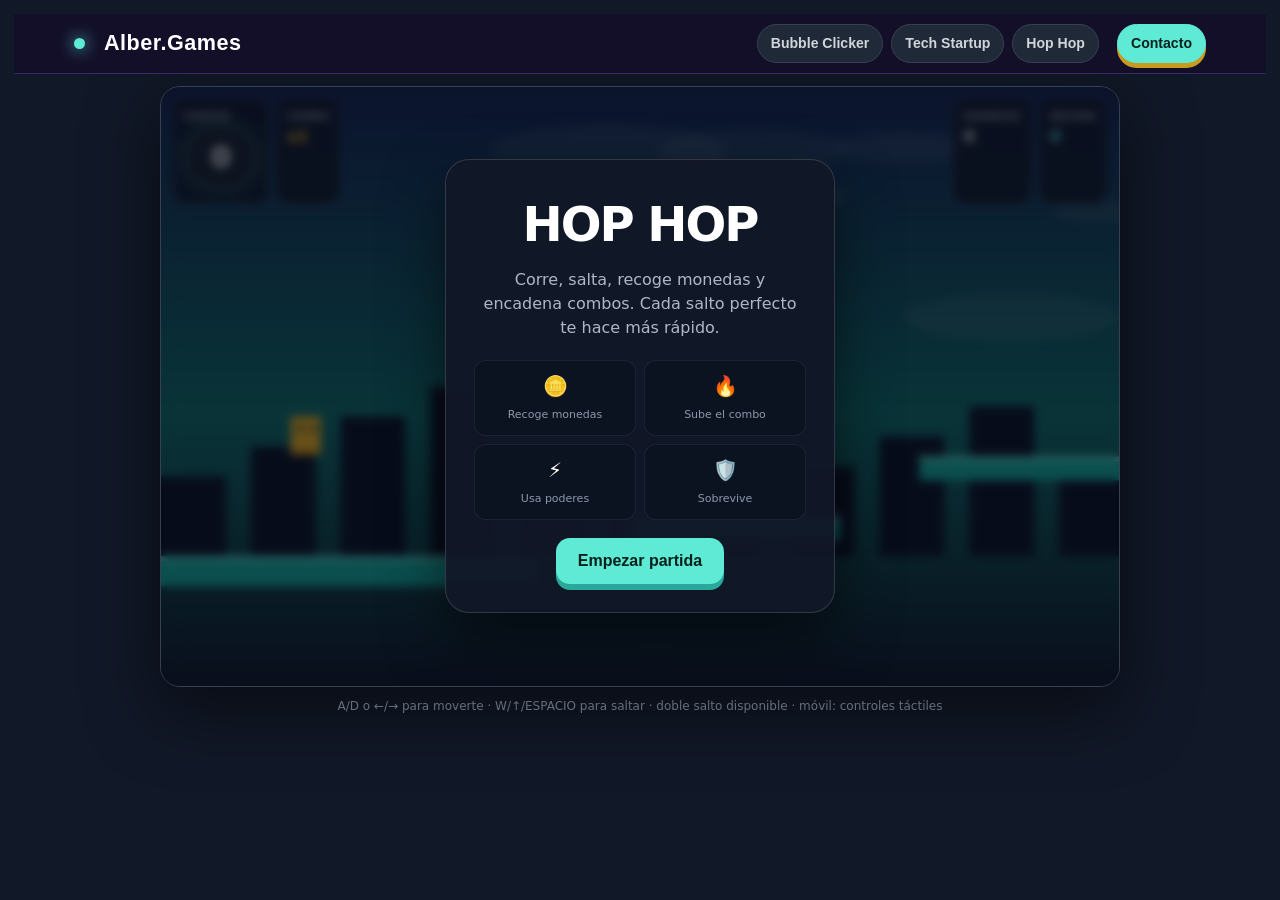
<file: hop-hop.html>
<!DOCTYPE html>
<html lang="es">
<head>
<meta charset="UTF-8">
<meta name="viewport" content="width=device-width,initial-scale=1,maximum-scale=1,user-scalable=no">
<title>Alber.Games — Hop Hop</title>
<link rel="stylesheet" href="style.css">
<style>
*{box-sizing:border-box}html,body{margin:0;min-height:100%;overscroll-behavior:none}body{padding:14px;background:#111827;color:#fff;font-family:Inter,system-ui,-apple-system,Segoe UI,sans-serif;display:flex;flex-direction:column;align-items:center;overflow-x:hidden}
nav{width:100%;display:flex;align-items:center;justify-content:space-between;padding:10px clamp(12px,5vw,60px);margin-bottom:12px;position:relative;z-index:20}.brand{color:#fff;text-decoration:none;font-weight:900;font-size:1.35rem}.brand-dot{display:inline-block;width:11px;height:11px;border-radius:50%;background:#5eead4;margin-right:9px;box-shadow:0 0 16px #5eead4}.nav-links-container{display:flex;gap:8px;align-items:center;flex-wrap:wrap;justify-content:flex-end}.nav-link,.nav-cta{color:#d1d5db;text-decoration:none;padding:8px 13px;border-radius:999px;background:#1f2937;border:1px solid #374151;font-size:.88rem;font-weight:700}.nav-link:hover,.nav-cta:hover{color:#fff;border-color:#5eead4}.nav-cta{background:#5eead4;color:#06201d;border-color:#5eead4}
#game-container{position:relative;width:min(100%,960px);border:1px solid #374151;border-radius:20px;overflow:hidden;background:#0b1020;box-shadow:0 22px 70px #0008}.game-top{position:absolute;z-index:5;top:12px;left:12px;right:12px;display:flex;gap:8px;justify-content:space-between;pointer-events:none}.hud-group{display:flex;gap:7px;flex-wrap:wrap}.hud-pill{background:#111827d9;border:1px solid #ffffff22;border-radius:12px;padding:7px 10px;backdrop-filter:blur(8px);font-size:12px;font-weight:800}.hud-pill strong{display:block;font-size:16px;color:#fff}.hud-pill small{color:#9ca3af}.hud-pill.combo strong{color:#fbbf24}.hud-pill.best strong{color:#5eead4}
canvas{display:block;width:100%;height:auto;aspect-ratio:16/10;background:#101827;touch-action:none}.center-panel{position:absolute;inset:0;display:flex;align-items:center;justify-content:center;text-align:center;z-index:10;background:#05091499;backdrop-filter:blur(5px)}.panel{width:min(88%,390px);padding:28px;border:1px solid #ffffff24;border-radius:24px;background:#111827f2;box-shadow:0 25px 60px #0008}.panel h1{margin:0 0 7px;font-size:clamp(30px,7vw,48px);letter-spacing:-2px}.panel p{color:#aeb8c9;line-height:1.5;margin:8px 0 20px}.primary{border:0;border-radius:14px;padding:14px 22px;background:#5eead4;color:#06201d;font-size:16px;font-weight:900;cursor:pointer;box-shadow:0 6px 0 #2aa89b;touch-action:manipulation}.primary:active{transform:translateY(3px);box-shadow:0 3px 0 #2aa89b}.hidden{display:none!important}.stats{display:grid;grid-template-columns:1fr 1fr;gap:8px;margin:18px 0}.stat{padding:10px;border-radius:12px;background:#0b1220;border:1px solid #ffffff12}.stat b{display:block;font-size:20px}.stat span{font-size:11px;color:#8d99aa}
#touch-controls{position:absolute;z-index:8;left:14px;right:14px;bottom:14px;display:none;justify-content:space-between;align-items:flex-end;pointer-events:none}.touch-group{display:flex;gap:9px}.touch-btn{width:62px;height:62px;border-radius:18px;background:#11182799;border:1px solid #ffffff33;color:#fff;display:grid;place-items:center;font-size:25px;font-weight:900;pointer-events:auto;user-select:none;touch-action:none}.touch-btn:active{background:#5eead488}.touch-btn.jump{width:76px;height:76px;border-radius:50%;background:#5eead4cc;color:#06201d}.tip{width:min(100%,960px);padding:10px 12px;text-align:center;color:#8f9bad;font-size:12px}.event{position:absolute;z-index:6;top:68px;left:50%;transform:translateX(-50%);background:#fbbf24;color:#241500;border-radius:999px;padding:7px 13px;font-weight:900;font-size:12px;box-shadow:0 8px 30px #fbbf2444;pointer-events:none}.flash{animation:flash .35s ease}.shake{animation:shake .28s ease}@keyframes flash{50%{filter:brightness(1.7)}}@keyframes shake{25%{transform:translateX(5px)}50%{transform:translateX(-5px)}75%{transform:translateX(3px)}}
@media(max-width:720px){body{padding:7px}nav{margin-bottom:5px}.nav-links-container{display:none}.hud-pill{padding:5px 7px}.hud-pill strong{font-size:14px}.hud-pill small{font-size:9px}.game-top{top:8px;left:8px;right:8px}.event{top:62px}#touch-controls{display:flex}.tip{padding-bottom:3px}}
@media(prefers-reduced-motion:reduce){*{scroll-behavior:auto!important;animation:none!important;transition:none!important}}
</style>
</head>
<body>
<nav><a href="index.html" class="brand"><span class="brand-dot"></span>Alber.Games</a><div class="nav-links-container"><a href="bubble-clicker.html" class="nav-link">Bubble Clicker</a><a href="tech-startup.html" class="nav-link">Tech Startup</a><a href="hop-hop.html" class="nav-link">Hop Hop</a><a href="https://albersoftworks.github.io" target="_blank" rel="noopener" class="nav-cta">Contacto</a></div></nav>
<div id="game-container">
<canvas id="gameCanvas" width="960" height="600" aria-label="Juego Hop Hop"></canvas>
<div class="game-top"><div class="hud-group"><div class="hud-pill"><small>PUNTOS</small><strong id="score">0</strong></div><div class="hud-pill combo"><small>COMBO</small><strong id="combo">x1</strong></div></div><div class="hud-group"><div class="hud-pill"><small>MONEDAS</small><strong id="coins">0</strong></div><div class="hud-pill best"><small>RÉCORD</small><strong id="best">0</strong></div></div></div>
<div id="event" class="event hidden"></div>
<div id="touch-controls"><div class="touch-group"><div class="touch-btn" id="left">◀</div><div class="touch-btn" id="right">▶</div></div><div class="touch-btn jump" id="jump">↑</div></div>
<div id="start" class="center-panel"><div class="panel"><h1>HOP HOP</h1><p>Corre, salta, recoge monedas y encadena combos. Cada salto perfecto te hace más rápido.</p><div class="stats"><div class="stat"><b>🪙</b><span>Recoge monedas</span></div><div class="stat"><b>🔥</b><span>Sube el combo</span></div><div class="stat"><b>⚡</b><span>Usa poderes</span></div><div class="stat"><b>🛡️</b><span>Sobrevive</span></div></div><button class="primary" id="startBtn">Empezar partida</button></div></div>
<div id="gameover" class="center-panel hidden"><div class="panel"><h1 id="overTitle">¡CAÍSTE!</h1><p id="overMessage">La siguiente partida será más larga.</p><div class="stats"><div class="stat"><b id="finalScore">0</b><span>Puntos</span></div><div class="stat"><b id="finalCoins">0</b><span>Monedas</span></div><div class="stat"><b id="finalCombo">x1</b><span>Combo máx.</span></div><div class="stat"><b id="finalBest">0</b><span>Récord</span></div></div><button class="primary" id="restartBtn">Jugar otra vez</button></div></div>
</div>
<div class="tip">A/D o ←/→ para moverte · W/↑/ESPACIO para saltar · doble salto disponible · móvil: controles táctiles</div>
<script>
'use strict';
const canvas=document.getElementById('gameCanvas'),ctx=canvas.getContext('2d'),W=canvas.width,H=canvas.height;
const $=id=>document.getElementById(id);
const scoreEl=$('score'),comboEl=$('combo'),coinsEl=$('coins'),bestEl=$('best'),start=$('start'),gameover=$('gameover'),eventEl=$('event'),container=$('game-container');
const KEY='alberGames.hopHop.v3';
let best=0;try{best=Number(localStorage.getItem(KEY))||0}catch(e){}
bestEl.textContent=best;
const input={left:false,right:false,jump:false};
let state='menu',score=0,coins=0,combo=1,maxCombo=1,time=0,speed=4.2,spawn=0,shake=0,flash=0,last=0,animation=0;
let platforms=[],hazards=[],pickups=[],particles=[],clouds=[];
const player={x:130,y:330,w:30,h:38,vx:0,vy:0,ground:false,jumps:0,shield:0,magnet:0,boost:0,coyote:0};
function loadBest(){try{best=Number(localStorage.getItem(KEY))||best}catch(e){}}
function saveBest(){try{localStorage.setItem(KEY,String(best))}catch(e){}}
function rand(a,b){return a+Math.random()*(b-a)}
function clamp(v,a,b){return Math.max(a,Math.min(b,v))}
function rects(a,b){return a.x<b.x+b.w&&a.x+a.w>b.x&&a.y<b.y+b.h&&a.y+a.h>b.y}
function reset(){state='playing';score=0;coins=0;combo=1;maxCombo=1;time=0;speed=4.2;spawn=0;shake=0;flash=0;platforms=[];hazards=[];pickups=[];particles=[];clouds=[];player.x=130;player.y=330;player.vx=0;player.vy=0;player.ground=false;player.jumps=0;player.shield=0;player.magnet=0;player.boost=0;player.coyote=0;start.classList.add('hidden');gameover.classList.add('hidden');seedWorld();updateHUD()}
function seedWorld(){platforms.push({x:-50,y:470,w:430,h:30,type:'normal'});platforms.push({x:470,y:430,w:210,h:24,type:'normal'});platforms.push({x:760,y:370,w:260,h:24,type:'normal'});for(let i=0;i<8;i++)clouds.push({x:rand(0,W),y:rand(40,240),s:rand(.35,1.05),w:rand(50,120)})}
function makePlatform(){const lastP=platforms[platforms.length-1];const gap=rand(65,135+Math.min(time*.7,80));const y=clamp(lastP.y+rand(-95,85),285,480);const w=rand(130,270-Math.min(time,100));const p={x:lastP.x+lastP.w+gap,y,w,h:22,type:Math.random()<.12?'bounce':'normal'};platforms.push(p);
const roll=Math.random();if(roll<.24)hazards.push({x:p.x+rand(25,Math.max(26,p.w-45)),y:p.y-28,w:30,h:28,type:Math.random()<.5?'spike':'enemy',phase:rand(0,6)});if(roll>.28&&roll<.72)placeCoins(p);if(roll>.84)pickups.push({x:p.x+p.w*.55,y:p.y-55,w:24,h:24,type:Math.random()<.5?'shield':'magnet',spin:0});}
function placeCoins(p){const n=Math.floor(rand(3,Math.min(8,p.w/25)));for(let i=0;i<n;i++)pickups.push({x:p.x+25+i*((p.w-50)/Math.max(1,n-1)),y:p.y-rand(28,65),w:18,h:18,type:'coin',spin:rand(0,6)})}
function spawnWorld(){spawn-=1;if(spawn<=0){makePlatform();spawn=Math.max(42,78-time*.25)}platforms=platforms.filter(p=>p.x+p.w>-80);hazards=hazards.filter(o=>o.x+o.w>-80);pickups=pickups.filter(p=>p.x+p.w>-80)}
function jump(){if(state!=='playing')return;if(player.ground||player.coyote>0){player.vy=-13.5;player.ground=false;player.coyote=0;player.jumps=1;burst(player.x+15,player.y+38,'jump');return}if(player.jumps<2){player.vy=-12;player.jumps=2;burst(player.x+15,player.y+38,'double');}}
function inputDown(){jump()}
function update(dt){time+=dt;speed=4.2+Math.min(4.6,time*.055)+(player.boost>0?3:0);spawnWorld();
player.coyote=Math.max(0,player.coyote-dt);player.shield=Math.max(0,player.shield-dt);player.magnet=Math.max(0,player.magnet-dt);player.boost=Math.max(0,player.boost-dt);
const dir=(input.right?1:0)-(input.left?1:0);player.vx+=(dir*7-player.vx)*Math.min(1,dt*12);player.vy+=.65;player.x+=player.vx;player.y+=player.vy;player.x=clamp(player.x,0,W-player.w);
let landed=false;for(const p of platforms){p.x-=speed;if(player.vy>=0&&player.x+player.w>p.x&&player.x<p.x+p.w&&player.y+player.h>=p.y&&player.y+player.h-player.vy<=p.y+8){player.y=p.y-player.h;player.vy=0;if(!player.ground){landed=true;score+=Math.floor(10*combo);combo=Math.min(20,combo+1);maxCombo=Math.max(maxCombo,combo);burst(player.x+15,player.y+38,'land')}player.ground=true;player.jumps=0;player.coyote=.09}}
if(!landed&&!player.ground)player.coyote=Math.max(0,player.coyote-dt);if(player.y>H+70){die('¡Agujero!');return}
for(const o of hazards){o.x-=speed;if(o.type==='enemy')o.y+=Math.sin(time*5+o.phase)*.5;if(rects(player,o)){if(player.shield>0){player.shield=0;o.x=-200;score+=75;combo=Math.min(20,combo+2);burst(o.x,o.y,'shield');flash=.25;shake=.2}else{die(o.type==='enemy'?'¡Te pilló!':'¡Pinchazo!');return}}}
for(const p of pickups){p.x-=speed;p.spin+=dt*7;let px=p.x,py=p.y;if(player.magnet>0&&p.type==='coin'){const dx=player.x+15-px,dy=player.y+18-py,d=Math.hypot(dx,dy);if(d<150){p.x+=dx*.08;p.y+=dy*.08}}if(rects(player,{x:px,y:py,w:p.w,h:p.h})){if(p.type==='coin'){coins++;score+=25*combo;combo=Math.min(20,combo+1);burst(px,py,'coin')}else if(p.type==='shield'){player.shield=8;score+=100;event('🛡️ ESCUDO · 8s');burst(px,py,'power')}else{player.magnet=8;score+=100;event('🧲 IMÁN · 8s');burst(px,py,'power')}p.x=-500}}
if(player.ground)combo=Math.max(1,combo-dt*.12);if(Math.floor(time)%20===0&&Math.floor(time)!==Math.floor(time-dt)){event('⚡ VELOCIDAD +');flash=.15}score+=dt*4;updateParticles(dt);shake=Math.max(0,shake-dt);flash=Math.max(0,flash-dt);updateHUD()}
function die(msg){state='over';best=Math.max(best,Math.floor(score));saveBest();$('finalScore').textContent=Math.floor(score);$('finalCoins').textContent=coins;$('finalCombo').textContent='x'+maxCombo;$('finalBest').textContent=best;$('overTitle').textContent=msg;$('overMessage').textContent=score>1000?'Gran carrera. Ya tienes un objetivo nuevo.':'Salta antes de que termine la plataforma.';gameover.classList.remove('hidden');shake=.45;updateHUD()}
function event(text){eventEl.textContent=text;eventEl.classList.remove('hidden');clearTimeout(event._t);event._t=setTimeout(()=>eventEl.classList.add('hidden'),1600)}
function updateHUD(){scoreEl.textContent=Math.floor(score);coinsEl.textContent=coins;comboEl.textContent='x'+Math.max(1,Math.floor(combo));bestEl.textContent=best}
function burst(x,y,type){const count=type==='coin'?9:14;for(let i=0;i<count;i++)particles.push({x,y,vx:rand(-3,3),vy:rand(-4,-1),life:rand(.3,.7),type})}
function updateParticles(dt){for(const p of particles){p.x+=p.vx;p.y+=p.vy;p.vy+=.12;p.life-=dt}particles=particles.filter(p=>p.life>0)}
function circle(x,y,r){ctx.beginPath();ctx.arc(x,y,r,0,Math.PI*2);ctx.fill()}
function draw(){ctx.save();if(shake>0)ctx.translate(rand(-5,5),rand(-4,4));const sky=ctx.createLinearGradient(0,0,0,H);sky.addColorStop(0,'#172554');sky.addColorStop(.55,'#0f766e');sky.addColorStop(1,'#111827');ctx.fillStyle=sky;ctx.fillRect(0,0,W,H);
// Fondo parallax
ctx.fillStyle='#ffffff12';for(const c of clouds){c.x-=.15;if(c.x+c.w<0)c.x=W+20;ctx.beginPath();ctx.ellipse(c.x, c.y,c.w,c.w*.22,0,0,Math.PI*2);ctx.fill()}
ctx.fillStyle='#0b1325';for(let x=0;x<W;x+=90){const h=80+((x*17)%100);ctx.fillRect(x,H-130-h,65,h)}
for(const p of platforms){ctx.fillStyle=p.type==='bounce'?'#a78bfa':'#14b8a6';ctx.fillRect(p.x,p.y,p.w,p.h);ctx.fillStyle=p.type==='bounce'?'#c4b5fd':'#5eead4';ctx.fillRect(p.x,p.y,p.w,5);if(p.type==='bounce'){ctx.fillStyle='#fff8';for(let x=p.x+12;x<p.x+p.w-5;x+=28)ctx.fillRect(x,p.y+9,14,3)}}
for(const o of hazards){if(o.type==='spike'){ctx.fillStyle='#fb7185';ctx.beginPath();ctx.moveTo(o.x,o.y+o.h);ctx.lineTo(o.x+15,o.y);ctx.lineTo(o.x+30,o.y+o.h);ctx.closePath();ctx.fill();ctx.fillStyle='#fecdd3';ctx.fillRect(o.x+13,o.y+7,4,12)}else{ctx.fillStyle='#f97316';circle(o.x+15,o.y+14,15);ctx.fillStyle='#111827';circle(o.x+10,o.y+11,3);circle(o.x+20,o.y+11,3);ctx.fillStyle='#fff';ctx.fillRect(o.x+9,o.y+20,12,3)}}
for(const p of pickups){if(p.x<-50)continue;ctx.save();ctx.translate(p.x+p.w/2,p.y+p.h/2);ctx.rotate(Math.sin(p.spin)*.15);if(p.type==='coin'){ctx.fillStyle='#fbbf24';circle(0,0,9);ctx.fillStyle='#78350f';ctx.font='bold 11px sans-serif';ctx.textAlign='center';ctx.fillText('C',0,4)}else{ctx.fillStyle=p.type==='shield'?'#60a5fa':'#c084fc';circle(0,0,12);ctx.fillStyle='#fff';ctx.font='bold 14px sans-serif';ctx.textAlign='center';ctx.fillText(p.type==='shield'?'S':'M',0,5)}ctx.restore()}
// Player
ctx.save();ctx.translate(player.x+15,player.y+19);if(player.shield>0){ctx.strokeStyle='#60a5fa';ctx.lineWidth=3;ctx.globalAlpha=.5+.5*Math.sin(time*8);circle(0,0,27);ctx.globalAlpha=1}ctx.rotate(player.vx*.025);ctx.fillStyle='#fbbf24';ctx.fillRect(-15,-19,30,38);ctx.fillStyle='#111827';ctx.fillRect(-8,-9,5,5);ctx.fillRect(5,-9,5,5);ctx.fillStyle='#f59e0b';ctx.fillRect(-11,12,22,5);ctx.restore();
for(const p of particles){ctx.globalAlpha=Math.max(0,p.life/.7);ctx.fillStyle=p.type==='coin'?'#fbbf24':p.type==='power'?'#c084fc':'#5eead4';circle(p.x,p.y,3+p.life*3)}ctx.globalAlpha=1;ctx.restore();if(flash>0){ctx.fillStyle='#fff';ctx.globalAlpha=flash*2;ctx.fillRect(0,0,W,H);ctx.globalAlpha=1}}
function loop(t){const dt=Math.min(.035,(t-last)/1000||.016);last=t;if(state==='playing')update(dt);draw();animation=requestAnimationFrame(loop)}
function startGame(){reset();container.classList.remove('shake');container.focus()}
$('startBtn').addEventListener('click',startGame);$('restartBtn').addEventListener('click',startGame);
window.reiniciarJuego=startGame;
document.addEventListener('keydown',e=>{const k=e.key.toLowerCase();if(['arrowleft','arrowright','arrowup',' ','a','d','w'].includes(k))e.preventDefault();if(k==='a'||k==='arrowleft')input.left=true;if(k==='d'||k==='arrowright')input.right=true;if(k==='w'||k==='arrowup'||k===' '){if(!e.repeat)inputDown();input.jump=true}if((state==='menu'||state==='over')&&(k==='enter'||k===' ')){e.preventDefault();startGame()}});document.addEventListener('keyup',e=>{const k=e.key.toLowerCase();if(k==='a'||k==='arrowleft')input.left=false;if(k==='d'||k==='arrowright')input.right=false;if(k==='w'||k==='arrowup'||k===' ')input.jump=false});
function bindTouch(id,key){const b=$(id);const on=e=>{e.preventDefault();input[key]=true;if(key==='jump')inputDown()};const off=e=>{e.preventDefault();input[key]=false};b.addEventListener('pointerdown',on);b.addEventListener('pointerup',off);b.addEventListener('pointercancel',off);b.addEventListener('pointerleave',off)}bindTouch('left','left');bindTouch('right','right');bindTouch('jump','jump');canvas.addEventListener('pointerdown',()=>{if(state==='menu'||state==='over')startGame()});
loadBest();seedWorld();animation=requestAnimationFrame(loop);
</script>
</body>
</html>
</file>
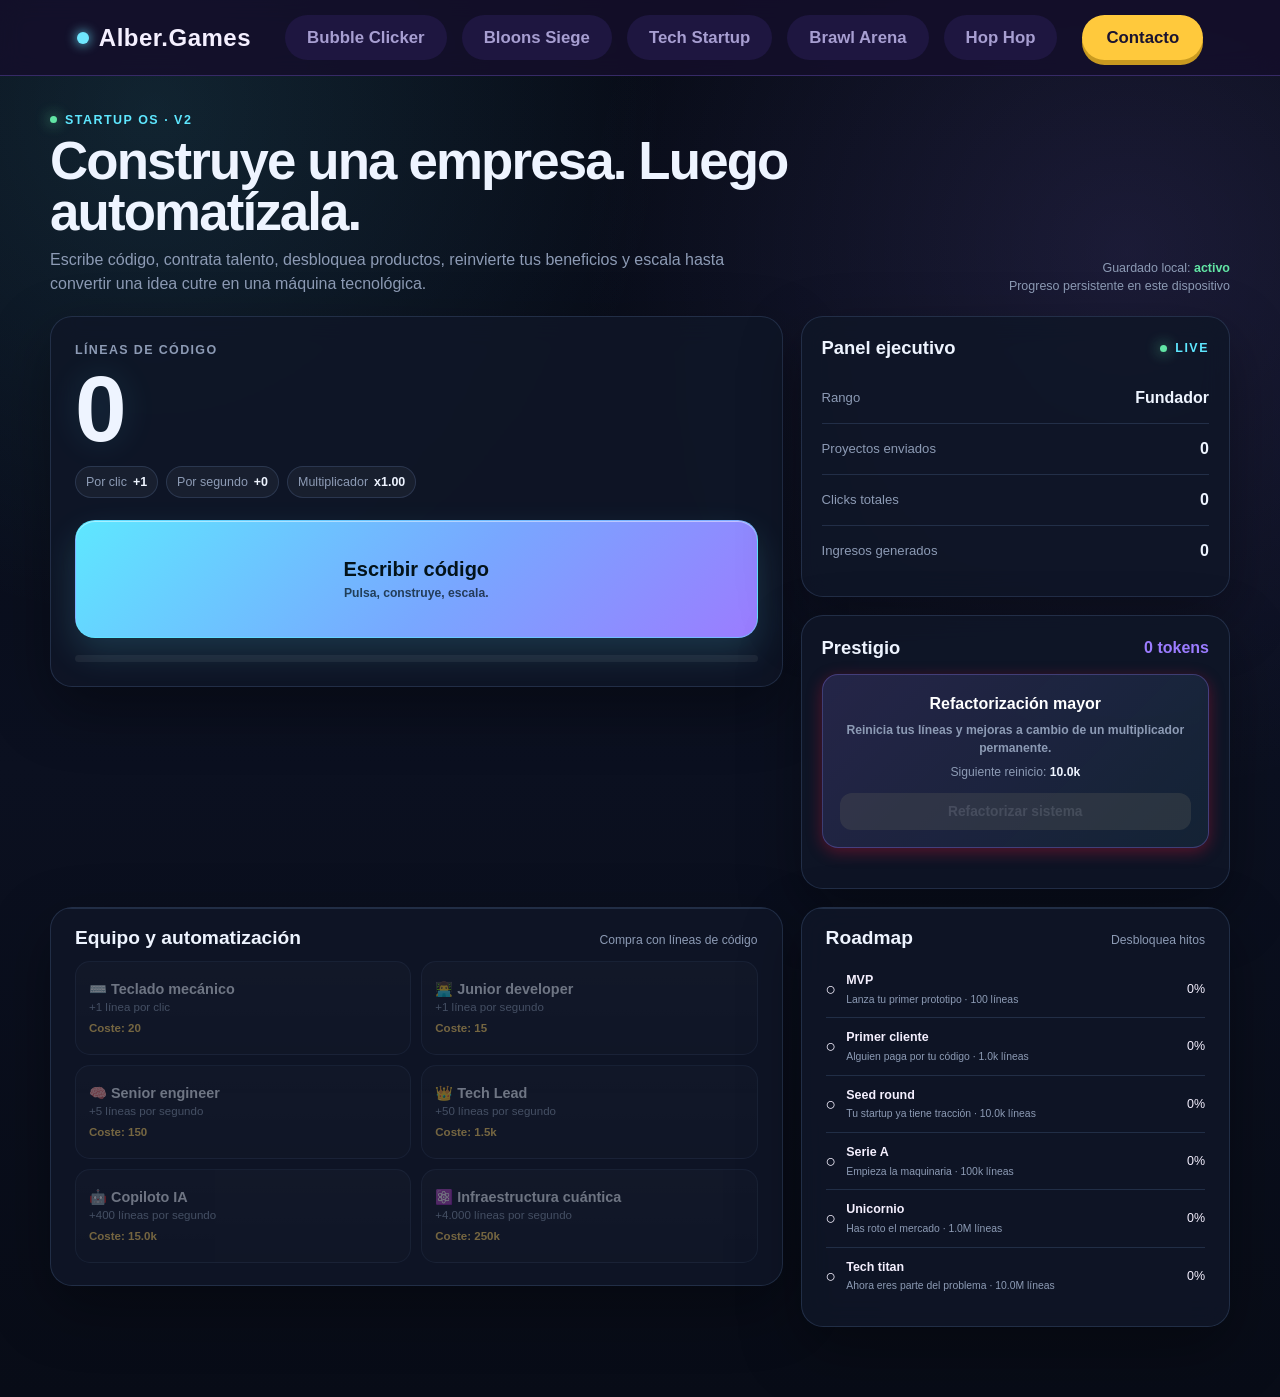
<file: tech-startup.html>
<!DOCTYPE html>
<html lang="es">
<head>
  <meta charset="UTF-8">
  <meta name="viewport" content="width=device-width, initial-scale=1.0">
  <meta name="theme-color" content="#0b1020">
  <title>Alber.Games — Tech Startup</title>
  <link rel="stylesheet" href="style.css">
  <style>
    /* =========================================================
       TECH STARTUP — UI propia del juego
       El CSS global sigue controlando la marca/nav. Aquí solo
       se define la interfaz y estética específica del juego.
       ========================================================= */
    :root {
      --ts-bg: #070b16;
      --ts-panel: rgba(15, 22, 39, .88);
      --ts-panel-2: #111a2d;
      --ts-border: rgba(116, 151, 205, .20);
      --ts-text: #eef4ff;
      --ts-muted: #8d9bb5;
      --ts-cyan: #5ee7ff;
      --ts-purple: #9b7cff;
      --ts-green: #62e6a5;
      --ts-yellow: #ffd166;
      --ts-red: #ff6b7a;
      --ts-shadow: 0 22px 60px rgba(0,0,0,.34);
    }

    body.tech-startup-page {
      min-height: 100vh;
      background:
        radial-gradient(circle at 12% 8%, rgba(94,231,255,.11), transparent 30%),
        radial-gradient(circle at 88% 18%, rgba(155,124,255,.13), transparent 34%),
        linear-gradient(180deg, #070b16 0%, #0b1020 55%, #080c17 100%);
      overflow-x: hidden;
    }

    .ts-shell {
      width: min(1180px, calc(100% - 32px));
      margin: 30px auto 70px;
    }

    .ts-topbar {
      display: grid;
      grid-template-columns: 1fr auto;
      gap: 20px;
      align-items: end;
      margin-bottom: 20px;
    }

    .ts-kicker {
      display: inline-flex;
      align-items: center;
      gap: 8px;
      color: var(--ts-cyan);
      font: 700 .78rem var(--font-body);
      letter-spacing: .12em;
      text-transform: uppercase;
      margin-bottom: 8px;
    }

    .ts-kicker::before {
      content: '';
      width: 7px;
      height: 7px;
      border-radius: 50%;
      background: var(--ts-green);
      box-shadow: 0 0 14px var(--ts-green);
    }

    .ts-title {
      margin: 0;
      color: var(--ts-text);
      font: 800 clamp(2rem, 5vw, 3.3rem)/.98 var(--font-display);
      letter-spacing: -.035em;
    }

    .ts-subtitle {
      max-width: 680px;
      margin: 10px 0 0;
      color: var(--ts-muted);
    }

    .ts-save {
      color: var(--ts-muted);
      font-size: .78rem;
      text-align: right;
    }

    .ts-save strong { color: var(--ts-green); }

    .ts-grid {
      display: grid;
      grid-template-columns: minmax(0, 1.45fr) minmax(320px, .85fr);
      gap: 18px;
      align-items: start;
    }

    .ts-card {
      position: relative;
      overflow: hidden;
      background: var(--ts-panel);
      border: 1px solid var(--ts-border);
      border-radius: 22px;
      box-shadow: var(--ts-shadow);
      backdrop-filter: blur(14px);
    }

    .ts-main { padding: 24px; }

    .ts-score-label {
      color: var(--ts-muted);
      font-size: .78rem;
      font-weight: 700;
      letter-spacing: .11em;
      text-transform: uppercase;
    }

    #score-display {
      margin: 3px 0 0;
      color: var(--ts-text);
      font: 800 clamp(3rem, 9vw, 5.8rem)/1 var(--font-display);
      letter-spacing: -.055em;
      text-shadow: 0 0 34px rgba(94,231,255,.14);
      user-select: none;
    }

    .ts-rate {
      display: flex;
      flex-wrap: wrap;
      gap: 8px;
      margin: 10px 0 22px;
    }

    .ts-pill {
      display: inline-flex;
      align-items: center;
      gap: 6px;
      padding: 6px 10px;
      border-radius: 999px;
      background: rgba(255,255,255,.045);
      border: 1px solid var(--ts-border);
      color: var(--ts-muted);
      font-size: .78rem;
    }

    .ts-pill strong { color: var(--ts-text); }

    #click-btn {
      width: 100%;
      min-height: 118px;
      border: 1px solid rgba(94,231,255,.45);
      border-radius: 20px;
      color: #03131a;
      background: linear-gradient(135deg, var(--ts-cyan), #78a7ff 55%, var(--ts-purple));
      box-shadow: 0 15px 35px rgba(94,231,255,.16), inset 0 1px 0 rgba(255,255,255,.45);
      cursor: pointer;
      font: 800 1.25rem var(--font-display);
      transition: transform .12s ease, filter .2s ease, box-shadow .2s ease;
      user-select: none;
    }

    #click-btn:hover { filter: brightness(1.08); box-shadow: 0 20px 42px rgba(94,231,255,.22); }
    #click-btn:active { transform: scale(.985); }
    #click-btn .btn-small { display:block; margin-top:5px; font:600 .76rem var(--font-body); opacity:.72; }

    .ts-progress {
      height: 7px;
      margin: 17px 0 0;
      overflow: hidden;
      border-radius: 999px;
      background: rgba(255,255,255,.06);
    }

    .ts-progress > span {
      display: block;
      width: 0%;
      height: 100%;
      border-radius: inherit;
      background: linear-gradient(90deg, var(--ts-cyan), var(--ts-purple));
      transition: width .25s ease;
    }

    .ts-section {
      padding: 18px 24px 22px;
      border-top: 1px solid var(--ts-border);
    }

    .ts-section-head {
      display: flex;
      justify-content: space-between;
      align-items: baseline;
      gap: 12px;
      margin-bottom: 12px;
    }

    .ts-section h2 {
      margin: 0;
      color: var(--ts-text);
      font: 800 1.2rem var(--font-display);
    }

    .ts-section-note { color: var(--ts-muted); font-size: .76rem; }

    .upgrades {
      display: grid;
      grid-template-columns: repeat(2, minmax(0,1fr));
      gap: 10px;
    }

    .upgrade-btn {
      position: relative;
      min-height: 94px;
      padding: 13px;
      text-align: left;
      color: var(--ts-text);
      background: linear-gradient(180deg, rgba(255,255,255,.045), rgba(255,255,255,.02));
      border: 1px solid var(--ts-border);
      border-radius: 15px;
      cursor: pointer;
      transition: transform .16s ease, border-color .16s ease, background .16s ease;
    }

    .upgrade-btn:hover:not(:disabled) {
      transform: translateY(-2px);
      border-color: rgba(94,231,255,.45);
      background: rgba(94,231,255,.06);
    }

    .upgrade-btn:disabled { opacity: .43; cursor: not-allowed; }
    .upgrade-name { display:block; font-weight:800; font-size:.9rem; }
    .upgrade-desc { display:block; color:var(--ts-muted); font-size:.72rem; margin-top:3px; }
    .cost-span { display:inline-block; margin-top:9px; color:var(--ts-yellow); font-size:.72rem; font-weight:700; }

    .ts-side { display: grid; gap: 18px; }

    .ts-side-card { padding: 20px; }

    .ts-side-title {
      display:flex;
      align-items:center;
      justify-content:space-between;
      gap:10px;
      margin-bottom:14px;
    }

    .ts-side-title h2 { margin:0; color:var(--ts-text); font:800 1.15rem var(--font-display); }

    .ts-level {
      display:flex;
      justify-content:space-between;
      align-items:center;
      padding:13px 0;
      border-bottom:1px solid var(--ts-border);
      color:var(--ts-muted);
      font-size:.82rem;
    }
    .ts-level:last-child { border-bottom:0; }
    .ts-level strong { color:var(--ts-text); font-size:1rem; }

    .prestige-zone {
      padding: 17px;
      border-radius: 16px;
      background: linear-gradient(135deg, rgba(155,124,255,.16), rgba(94,231,255,.07));
      border: 1px solid rgba(155,124,255,.3);
    }

    #btn-prestige {
      width:100%;
      margin-top:12px;
      padding:11px 14px;
      border:0;
      border-radius:12px;
      background:linear-gradient(135deg,var(--ts-purple),#6f5cf0);
      color:white;
      font:800 .86rem var(--font-body);
      cursor:pointer;
    }
    #btn-prestige:disabled { opacity:.35; cursor:not-allowed; }

    .milestone {
      display:grid;
      grid-template-columns:auto 1fr auto;
      align-items:center;
      gap:10px;
      padding:10px 0;
      border-bottom:1px solid var(--ts-border);
      font-size:.78rem;
    }
    .milestone:last-child { border-bottom:0; }
    .milestone-icon { font-size:1.1rem; }
    .milestone small { display:block; color:var(--ts-muted); margin-top:2px; }
    .milestone.done strong { color:var(--ts-green); }

    .event-banner {
      display:none;
      margin: 18px 0 0;
      padding: 12px 14px;
      border: 1px solid rgba(255,209,102,.32);
      border-radius: 13px;
      background: rgba(255,209,102,.07);
      color: var(--ts-yellow);
      font-size:.8rem;
    }
    .event-banner.active { display:block; animation:eventIn .25s ease; }
    @keyframes eventIn { from{opacity:0;transform:translateY(5px)} to{opacity:1;transform:none} }

    .floating-text {
      position: fixed;
      pointer-events: none;
      z-index: 10000;
      color: var(--ts-cyan);
      font: 800 1.15rem var(--font-display);
      text-shadow: 0 3px 16px rgba(0,0,0,.45);
      animation: floatUp .8s ease-out forwards;
    }
    .floating-text.crit { color: var(--ts-yellow); font-size:1.45rem; }
    @keyframes floatUp { to { opacity:0; transform:translateY(-65px) scale(1.12); } }

    #cafe-buff {
      position:fixed;
      right:24px;
      bottom:24px;
      z-index:9000;
      display:none;
      padding:13px 15px;
      border-radius:15px;
      background:rgba(17,26,45,.96);
      border:1px solid rgba(255,209,102,.45);
      box-shadow:var(--ts-shadow);
      color:var(--ts-yellow);
      font-size:1.7rem;
      cursor:pointer;
      animation:coffeePulse 1s infinite alternate;
    }
    @keyframes coffeePulse { to { transform:translateY(-5px) rotate(2deg); } }

    .ts-toast {
      position:fixed;
      left:50%;
      bottom:24px;
      transform:translate(-50%,20px);
      opacity:0;
      z-index:11000;
      max-width:min(420px,calc(100% - 30px));
      padding:12px 16px;
      border-radius:13px;
      background:#10182a;
      border:1px solid var(--ts-border);
      color:var(--ts-text);
      box-shadow:var(--ts-shadow);
      transition:.25s ease;
      pointer-events:none;
      text-align:center;
      font-size:.82rem;
    }
    .ts-toast.show { opacity:1; transform:translate(-50%,0); }

    @media (max-width: 820px) {
      .ts-grid { grid-template-columns: 1fr; }
      .ts-side { grid-template-columns: repeat(2,minmax(0,1fr)); }
    }
    @media (max-width: 620px) {
      .ts-shell { width:min(100% - 20px,1180px); margin-top:18px; }
      .ts-topbar { grid-template-columns:1fr; }
      .ts-save { text-align:left; }
      .ts-main,.ts-side-card { padding:17px; }
      .ts-section { padding:16px 17px 18px; }
      .upgrades,.ts-side { grid-template-columns:1fr; }
      #click-btn { min-height:100px; }
    }
    @media (prefers-reduced-motion: reduce) {
      *,*::before,*::after { animation-duration:.001ms !important; animation-iteration-count:1 !important; scroll-behavior:auto !important; }
    }
  </style>
</head>
<body class="tech-startup-page">
  <nav>
    <a href="index.html" class="brand"><span class="brand-dot"></span>Alber.Games</a>
    <div class="nav-links-container">
      <a href="bubble-clicker.html" class="nav-link">Bubble Clicker</a>
      <a href="bloons-siege.html" class="nav-link">Bloons Siege</a>
      <a href="tech-startup.html" class="nav-link">Tech Startup</a>
      <a href="brawl-arena.html" class="nav-link">Brawl Arena</a>
      <a href="hop-hop.html" class="nav-link">Hop Hop</a>
      <a href="https://albersoftworks.github.io" target="_blank" rel="noopener" class="nav-cta">Contacto</a>
    </div>
  </nav>

  <main class="ts-shell">
    <header class="ts-topbar">
      <div>
        <div class="ts-kicker">Startup OS · v2</div>
        <h1 class="ts-title">Construye una empresa. Luego automatízala.</h1>
        <p class="ts-subtitle">Escribe código, contrata talento, desbloquea productos, reinvierte tus beneficios y escala hasta convertir una idea cutre en una máquina tecnológica.</p>
      </div>
      <div class="ts-save">Guardado local: <strong id="save-status">activo</strong><br>Progreso persistente en este dispositivo</div>
    </header>

    <div class="ts-grid">
      <section class="ts-card ts-main">
        <div class="ts-score-label">Líneas de código</div>
        <div id="score-display">0</div>
        <div class="ts-rate">
          <span class="ts-pill">Por clic <strong id="stat-per-click">+1</strong></span>
          <span class="ts-pill">Por segundo <strong id="stat-per-sec">+0</strong></span>
          <span class="ts-pill">Multiplicador <strong id="stat-multiplier">x1.00</strong></span>
        </div>

        <button id="click-btn" type="button">
          Escribir código
          <span class="btn-small">Pulsa, construye, escala.</span>
        </button>
        <div class="ts-progress" aria-label="Progreso hacia el siguiente hito"><span id="milestone-progress"></span></div>
        <div id="event-banner" class="event-banner"></div>
      </section>

      <aside class="ts-side">
        <section class="ts-card ts-side-card">
          <div class="ts-side-title"><h2>Panel ejecutivo</h2><span class="ts-kicker" style="margin:0">LIVE</span></div>
          <div class="ts-level"><span>Rango</span><strong id="stat-level">Fundador</strong></div>
          <div class="ts-level"><span>Proyectos enviados</span><strong id="stat-projects">0</strong></div>
          <div class="ts-level"><span>Clicks totales</span><strong id="stat-clicks">0</strong></div>
          <div class="ts-level"><span>Ingresos generados</span><strong id="stat-total">0</strong></div>
        </section>

        <section class="ts-card ts-side-card">
          <div class="ts-side-title"><h2>Prestigio</h2><span id="stat-tokens" style="color:var(--ts-purple);font-weight:800">0 tokens</span></div>
          <div class="prestige-zone">
            <strong>Refactorización mayor</strong>
            <p style="margin:5px 0;color:var(--ts-muted);font-size:.76rem">Reinicia tus líneas y mejoras a cambio de un multiplicador permanente.</p>
            <div style="font-size:.76rem;color:var(--ts-muted)">Siguiente reinicio: <strong id="prestige-requirement" style="color:var(--ts-text)">10.000</strong></div>
            <button id="btn-prestige" type="button" disabled>Refactorizar sistema</button>
          </div>
        </section>
      </aside>

      <section class="ts-card">
        <div class="ts-section">
          <div class="ts-section-head"><h2>Equipo y automatización</h2><span class="ts-section-note">Compra con líneas de código</span></div>
          <div class="upgrades">
            <button id="btn-teclado" class="upgrade-btn" type="button"><span class="upgrade-name">⌨️ Teclado mecánico</span><span class="upgrade-desc">+1 línea por clic</span><span id="cost-teclado" class="cost-span">Coste: 20</span></button>
            <button id="btn-junior" class="upgrade-btn" type="button"><span class="upgrade-name">👨‍💻 Junior developer</span><span class="upgrade-desc">+1 línea por segundo</span><span id="cost-junior" class="cost-span">Coste: 15</span></button>
            <button id="btn-senior" class="upgrade-btn" type="button"><span class="upgrade-name">🧠 Senior engineer</span><span class="upgrade-desc">+5 líneas por segundo</span><span id="cost-senior" class="cost-span">Coste: 150</span></button>
            <button id="btn-lead" class="upgrade-btn" type="button"><span class="upgrade-name">👑 Tech Lead</span><span class="upgrade-desc">+50 líneas por segundo</span><span id="cost-lead" class="cost-span">Coste: 1.500</span></button>
            <button id="btn-ia" class="upgrade-btn" type="button"><span class="upgrade-name">🤖 Copiloto IA</span><span class="upgrade-desc">+400 líneas por segundo</span><span id="cost-ia" class="cost-span">Coste: 15.000</span></button>
            <button id="btn-quantum" class="upgrade-btn" type="button"><span class="upgrade-name">⚛️ Infraestructura cuántica</span><span class="upgrade-desc">+4.000 líneas por segundo</span><span id="cost-quantum" class="cost-span">Coste: 250.000</span></button>
          </div>
        </div>
      </section>

      <section class="ts-card">
        <div class="ts-section">
          <div class="ts-section-head"><h2>Roadmap</h2><span class="ts-section-note">Desbloquea hitos</span></div>
          <div id="milestones"></div>
        </div>
      </section>
    </div>
  </main>

  <div id="cafe-buff" title="¡Café gratis!">☕</div>
  <div id="toast" class="ts-toast" role="status" aria-live="polite"></div>

  <script>
    (() => {
      'use strict';

      const SAVE_KEY = 'alberGames.techStartup.v2';
      const PRESTIGE_BASE = 10000;
      const MAX_OFFLINE_SECONDS = 60 * 60 * 8;

      const $ = (id) => document.getElementById(id);
      const els = {
        score: $('score-display'), click: $('click-btn'), status: $('save-status'),
        perClick: $('stat-per-click'), perSec: $('stat-per-sec'), multiplier: $('stat-multiplier'),
        tokens: $('stat-tokens'), level: $('stat-level'), projects: $('stat-projects'), clicks: $('stat-clicks'), total: $('stat-total'),
        prestige: $('btn-prestige'), prestigeReq: $('prestige-requirement'), progress: $('milestone-progress'),
        event: $('event-banner'), coffee: $('cafe-buff'), toast: $('toast'), milestones: $('milestones')
      };

      const upgrades = {
        teclado: { button: 'btn-teclado', cost: 'cost-teclado', base: 20, growth: 1.55, power: 1, kind: 'click' },
        junior: { button: 'btn-junior', cost: 'cost-junior', base: 15, growth: 1.55, power: 1, kind: 'sec' },
        senior: { button: 'btn-senior', cost: 'cost-senior', base: 150, growth: 1.58, power: 5, kind: 'sec' },
        lead: { button: 'btn-lead', cost: 'cost-lead', base: 1500, growth: 1.62, power: 50, kind: 'sec' },
        ia: { button: 'btn-ia', cost: 'cost-ia', base: 15000, growth: 1.66, power: 400, kind: 'sec' },
        quantum: { button: 'btn-quantum', cost: 'cost-quantum', base: 250000, growth: 1.72, power: 4000, kind: 'sec' }
      };

      const milestones = [
        [100, 'MVP', 'Lanza tu primer prototipo'],
        [1000, 'Primer cliente', 'Alguien paga por tu código'],
        [10000, 'Seed round', 'Tu startup ya tiene tracción'],
        [100000, 'Serie A', 'Empieza la maquinaria'],
        [1000000, 'Unicornio', 'Has roto el mercado'],
        [10000000, 'Tech titan', 'Ahora eres parte del problema']
      ];

      const defaults = {
        score: 0, total: 0, clicks: 0, tokens: 0, projects: 0,
        clickLevel: 0, lastSave: Date.now(), eventUntil: 0, eventMultiplier: 1
      };

      Object.keys(upgrades).forEach(k => defaults[k + 'Level'] = 0);
      let state = { ...defaults };
      let lastTick = performance.now();
      let saveTimer = 0;
      let coffeeTimer = 0;

      function fmt(n) {
        if (!Number.isFinite(n)) return '0';
        if (Math.abs(n) < 1000) return Math.floor(n).toLocaleString('es-ES');
        const units = [['T','e12'],['B','e9'],['M','e6'],['k','e3']];
        for (const [suffix, exp] of units) {
          const value = n / 10 ** Number(exp.replace('e',''));
          if (value >= 1) return value >= 100 ? value.toFixed(0) + suffix : value.toFixed(1) + suffix;
        }
        return Math.floor(n).toLocaleString('es-ES');
      }

      function rawNumber(n) { return Math.max(0, Math.floor(n)); }

      function multiplier() {
        return 1 + state.tokens * 0.15;
      }

      function perClick() {
        return (1 + state.clickLevel) * multiplier() * state.eventMultiplier;
      }

      function perSecond() {
        let base = 0;
        for (const [key, u] of Object.entries(upgrades)) base += state[key + 'Level'] * u.power;
        return base * multiplier() * state.eventMultiplier;
      }

      function cost(key) {
        const u = upgrades[key];
        return Math.floor(u.base * Math.pow(u.growth, state[key + 'Level']));
      }

      function levelName() {
        const p = state.total;
        if (p >= 10000000) return 'Titán tecnológico';
        if (p >= 1000000) return 'Unicornio';
        if (p >= 100000) return 'CEO';
        if (p >= 10000) return 'Founder';
        if (p >= 1000) return 'Co-founder';
        if (p >= 100) return 'Hacker';
        return 'Fundador';
      }

      function prestigeRequirement() {
        return PRESTIGE_BASE * Math.pow(2.1, state.tokens);
      }

      function updateMilestones() {
        els.milestones.innerHTML = milestones.map(([need, title, desc]) => {
          const done = state.total >= need;
          return `<div class="milestone ${done ? 'done' : ''}"><span class="milestone-icon">${done ? '✓' : '○'}</span><div><strong>${title}</strong><small>${desc} · ${fmt(need)} líneas</small></div><span>${done ? 'OK' : Math.min(100, Math.floor(state.total / need * 100)) + '%'}</span></div>`;
        }).join('');
      }

      function updateUI() {
        const pc = perClick();
        const ps = perSecond();
        els.score.textContent = fmt(state.score);
        els.perClick.textContent = '+' + fmt(pc);
        els.perSec.textContent = '+' + fmt(ps);
        els.multiplier.textContent = 'x' + multiplier().toFixed(2);
        els.tokens.textContent = state.tokens + (state.tokens === 1 ? ' token' : ' tokens');
        els.level.textContent = levelName();
        els.projects.textContent = state.projects.toLocaleString('es-ES');
        els.clicks.textContent = state.clicks.toLocaleString('es-ES');
        els.total.textContent = fmt(state.total);

        const req = prestigeRequirement();
        els.prestigeReq.textContent = fmt(req);
        els.prestige.disabled = state.score < req;

        const next = milestones.find(([need]) => state.total < need);
        const previous = milestones[milestones.indexOf(next) - 1]?.[0] || 0;
        const pct = next ? ((state.total - previous) / (next[0] - previous)) * 100 : 100;
        els.progress.style.width = Math.max(0, Math.min(100, pct)) + '%';

        for (const [key, u] of Object.entries(upgrades)) {
          const button = $(u.button);
          const price = cost(key);
          $(u.cost).textContent = 'Coste: ' + fmt(price);
          button.disabled = state.score < price;
          button.querySelector('.upgrade-desc').dataset.level = state[key + 'Level'];
          button.title = 'Nivel actual: ' + state[key + 'Level'];
        }
        updateMilestones();
      }

      function addLines(amount, x, y, crit = false) {
        state.score += amount;
        state.total += amount;
        const node = document.createElement('div');
        node.className = 'floating-text' + (crit ? ' crit' : '');
        node.textContent = '+' + fmt(amount) + (crit ? ' CRÍTICO' : '');
        node.style.left = (x || innerWidth / 2) + 'px';
        node.style.top = (y || innerHeight / 2) + 'px';
        document.body.appendChild(node);
        setTimeout(() => node.remove(), 850);
        checkMilestones();
        updateUI();
      }

      function clickCode(event) {
        const critical = Math.random() < Math.min(.25, .05 + state.tokens * .005);
        const amount = perClick() * (critical ? 5 : 1);
        state.clicks++;
        addLines(amount, event?.clientX, event?.clientY, critical);
      }

      function buyUpgrade(key) {
        const u = upgrades[key];
        const price = cost(key);
        if (state.score < price) return;
        state.score -= price;
        state[key + 'Level']++;
        toast('Mejora comprada: ' + $(u.button).querySelector('.upgrade-name').textContent.replace(/^\S+\s*/, '') + '.');
        updateUI();
        save(true);
      }

      function prestige() {
        const req = prestigeRequirement();
        if (state.score < req) return;
        state.tokens++;
        state.score = 0;
        state.projects++;
        state.clickLevel = 0;
        for (const key of Object.keys(upgrades)) state[key + 'Level'] = 0;
        toast('Refactorización completada. Multiplicador permanente: x' + multiplier().toFixed(2));
        updateUI();
        save(true);
      }

      function checkMilestones() {
        const unlocked = milestones.filter(([need]) => state.total >= need).length;
        if (unlocked > state.projects) {
          state.projects = unlocked;
          toast('Hito desbloqueado. La empresa sigue creciendo.');
        }
      }

      function randomEvent() {
        if (state.score < 500 || state.eventUntil > Date.now()) return;
        if (Math.random() > .0025) return;
        state.eventUntil = Date.now() + 20000;
        state.eventMultiplier = 2;
        els.event.textContent = '🔥 Product Hunt te está mirando: producción x2 durante 20 segundos.';
        els.event.classList.add('active');
        setTimeout(() => {
          state.eventMultiplier = 1;
          state.eventUntil = 0;
          els.event.classList.remove('active');
          toast('El hype ha terminado. Vuelta a producción normal.');
        }, 20000);
      }

      function coffee() {
        if (coffeeTimer > Date.now()) return;
        coffeeTimer = Date.now() + 45000;
        state.eventMultiplier = 3;
        state.eventUntil = Date.now() + 10000;
        els.coffee.style.display = 'none';
        toast('Café conseguido: producción x3 durante 10 segundos.');
        setTimeout(() => { state.eventMultiplier = 1; state.eventUntil = 0; }, 10000);
      }

      function maybeCoffee() {
        if (coffeeTimer <= Date.now() && els.coffee.style.display !== 'block' && Math.random() < .0015) els.coffee.style.display = 'block';
      }

      function tick(now) {
        const delta = Math.min(2, (now - lastTick) / 1000);
        lastTick = now;
        const passive = perSecond() * delta;
        if (passive > 0) {
          state.score += passive;
          state.total += passive;
        }
        randomEvent();
        maybeCoffee();
        updateUI();
        requestAnimationFrame(tick);
      }

      function toast(message) {
        els.toast.textContent = message;
        els.toast.classList.add('show');
        clearTimeout(toast.timer);
        toast.timer = setTimeout(() => els.toast.classList.remove('show'), 2200);
      }

      function save(force = false) {
        const now = Date.now();
        if (!force && now - saveTimer < 2500) return;
        state.lastSave = now;
        localStorage.setItem(SAVE_KEY, JSON.stringify(state));
        saveTimer = now;
        els.status.textContent = 'activo';
      }

      function load() {
        try {
          const saved = JSON.parse(localStorage.getItem(SAVE_KEY) || 'null');
          if (!saved) return;
          state = { ...defaults, ...saved };
          const elapsed = Math.min(MAX_OFFLINE_SECONDS, Math.max(0, (Date.now() - Number(saved.lastSave || Date.now())) / 1000));
          const offline = perSecond() * elapsed;
          if (offline > 1) {
            state.score += offline;
            state.total += offline;
            setTimeout(() => toast('Mientras estabas fuera, tu equipo generó ' + fmt(offline) + ' líneas.'), 500);
          }
        } catch (error) {
          localStorage.removeItem(SAVE_KEY);
        }
      }

      els.click.addEventListener('click', clickCode);
      els.prestige.addEventListener('click', prestige);
      els.coffee.addEventListener('click', coffee);
      for (const key of Object.keys(upgrades)) $(upgrades[key].button).addEventListener('click', () => buyUpgrade(key));

      document.addEventListener('visibilitychange', () => { if (document.hidden) save(true); });
      window.addEventListener('beforeunload', () => save(true));
      window.addEventListener('keydown', (event) => {
        if (event.code === 'Space' && !event.repeat && document.activeElement?.tagName !== 'BUTTON') {
          event.preventDefault();
          clickCode();
        }
      });

      load();
      updateUI();
      requestAnimationFrame(tick);
      setInterval(() => save(), 2500);
    })();
  </script>
</body>
</html>
</file>
<file: style.css>
/* ============================================================
   ALBER.GAMES — HOJA DE ESTILOS UNIFICADA
   ------------------------------------------------------------
   Un único style.css para toda la web (home + cada juego).
   Todas las páginas deben enlazarlo así:

     <link rel="stylesheet" href="style.css">   (desde la home)
     <link rel="stylesheet" href="../style.css"> (desde /bubble-clicker/, etc.)

   ÍNDICE
   1. Variables globales de marca (usar SIEMPRE en nav/footer/UI común)
   2. Reset y base
   3. Navegación (nav) — compartida en TODAS las páginas
   4. Home (index.html)
      4.1 Hero
      4.2 Sección "Los juegos" (grid de tarjetas)
      4.3 Footer
   5. Bubble Clicker
      5.1 Variables propias del juego
      5.2 Cabecera del juego, marcador y música
      5.3 Layout de juego (área + tienda)
      5.4 Burbujas y animaciones de burbuja
      5.5 Tienda de mejoras (upgrades)
      5.6 Zona de prestigio
      5.7 Feedback (texto flotante, toasts)
      5.8 Responsive Bubble Clicker
   6. Plantilla para futuros juegos (leer antes de añadir uno nuevo)
   ============================================================ */


/* ============================================================
   1. VARIABLES GLOBALES DE MARCA
   Estas son las variables "oficiales" de Alber.Games: la home
   las usa directamente, y el nav de cada juego también debe
   usarlas para que la barra de navegación sea idéntica en
   todas partes. Un juego puede tener SU PROPIA paleta interna
   (ver sección 5.1), pero el nav siempre usa esta.
   ============================================================ */
:root {
  --ink: #140F2B;
  --panel: #1E1640;
  --panel-edge: #362A66;
  --sky: #6FE7FF;
  --gold: #FFC93C;
  --coral: #FF6B5B;
  --text: #F5F0FF;
  --muted: #A79ED1;

  --font-display: 'Baloo 2', sans-serif;
  --font-body: 'Inter', sans-serif;
}


/* ============================================================
   2. RESET Y BASE
   ============================================================ */
* { box-sizing: border-box; }

html { scroll-behavior: smooth; }

html, body { overscroll-behavior: none; }

body {
  margin: 0;
  background: var(--ink);
  color: var(--text);
  font-family: var(--font-body);
  line-height: 1.5;
}

a { color: inherit; }

:focus-visible {
  outline: 2px solid var(--gold);
  outline-offset: 3px;
}


/* ============================================================
   3. NAVEGACIÓN (NAV) — COMPARTIDA EN TODAS LAS PÁGINAS
   Antes estaba duplicada en cada página (y en bubble-clicker
   usaba variables que no existían, así que no se veía bien).
   Ahora vive solo aquí y usa las variables de la sección 1.
   ============================================================ */
nav {
  display: flex;
  align-items: center;
  justify-content: space-between;
  padding: 15px 6vw;
  position: sticky;
  top: 0;
  background: rgba(20, 15, 43, 0.85); /* var(--ink) con opacidad */
  backdrop-filter: blur(12px);
  -webkit-backdrop-filter: blur(12px);
  z-index: 9999;
  border-bottom: 1px solid var(--panel-edge);
  transition: all 0.4s ease;
}

.brand {
  font-family: var(--font-display);
  font-weight: 800;
  font-size: 1.5rem;
  display: flex;
  align-items: center;
  gap: 10px;
  letter-spacing: 0.5px;
  text-decoration: none;
  color: var(--text);
  transition: transform 0.3s ease;
}

.brand:hover {
  transform: scale(1.05) rotate(-2deg);
}

.brand-dot {
  width: 12px;
  height: 12px;
  border-radius: 50%;
  background: var(--sky);
  box-shadow: 0 0 12px var(--sky);
  transition: all 0.3s ease;
}

/* Animación loca para el punto del logo al hacer hover */
.brand:hover .brand-dot {
  animation: crazyBounce 0.4s infinite alternate cubic-bezier(0.5, 0.05, 1, 0.5);
}

@keyframes crazyBounce {
  0% { transform: translateY(0) scale(1); background: var(--sky); box-shadow: 0 0 12px var(--sky); }
  100% { transform: translateY(-10px) scale(1.3); background: var(--coral); box-shadow: 0 0 20px var(--coral); }
}

.nav-links-container {
  display: flex;
  gap: 15px;
  align-items: center;
  flex-wrap: wrap;
}

.nav-link {
  text-decoration: none;
  color: var(--muted);
  font-family: var(--font-display);
  font-size: 1.05rem;
  font-weight: 600;
  padding: 8px 20px;
  border-radius: 50px;
  background: var(--panel);
  border: 2px solid transparent;
  position: relative;
  overflow: hidden;
  transition: all 0.3s cubic-bezier(0.175, 0.885, 0.32, 1.275);
}

/* Efecto de brillo que atraviesa el botón */
.nav-link::before {
  content: '';
  position: absolute;
  top: 0; left: -100%;
  width: 100%; height: 100%;
  background: linear-gradient(90deg, transparent, rgba(111, 231, 255, 0.3), transparent);
  transition: left 0.5s ease;
}

.nav-link:hover {
  transform: translateY(-5px) scale(1.05) rotate(3deg);
  box-shadow: 0 8px 15px rgba(111, 231, 255, 0.2);
  border-color: var(--sky);
  color: var(--sky);
  background: var(--ink);
}

.nav-link:hover::before {
  left: 100%;
}

/* Botón de Llamada a la Acción (CTA) del menú */
.nav-cta {
  text-decoration: none;
  color: #1A1330;
  background: var(--gold);
  font-family: var(--font-display);
  font-size: 1.05rem;
  font-weight: 800;
  padding: 10px 24px;
  border-radius: 50px;
  box-shadow: 0 5px 0 #C99A20;
  animation: pulseNav 2s infinite;
  transition: all 0.2s cubic-bezier(0.25, 0.8, 0.25, 1);
  margin-left: 10px;
}

.nav-cta:hover {
  transform: translateY(-3px) scale(1.1) rotate(-3deg);
  box-shadow: 0 2px 0 #C99A20, 0 10px 25px rgba(255, 201, 60, 0.5);
  animation-play-state: paused;
  background: #ffdb6e;
}

.nav-cta:active {
  transform: translateY(2px) scale(0.95);
  box-shadow: 0 0 0 #C99A20;
}

@keyframes pulseNav {
  0% { box-shadow: 0 5px 0 #C99A20, 0 0 0 0 rgba(255, 201, 60, 0.5); }
  70% { box-shadow: 0 5px 0 #C99A20, 0 0 0 15px rgba(255, 201, 60, 0); }
  100% { box-shadow: 0 5px 0 #C99A20, 0 0 0 0 rgba(255, 201, 60, 0); }
}

/* Adaptación para móviles del menú */
@media (max-width: 720px) {
  .nav-links-container {
    display: none; /* Aquí podrías añadir un menú hamburguesa más adelante si crecen los links */
  }
}


/* ============================================================
   4. HOME (index.html)
   ============================================================ */

/* ---------- 4.1 Hero ---------- */
.hero {
  position: relative;
  min-height: 76vh;
  display: flex;
  align-items: center;
  justify-content: center;
  overflow: hidden;
  padding: 40px 6vw 80px;
}

.hero-bubbles {
  position: absolute;
  inset: 0;
  overflow: hidden;
  pointer-events: none;
}

.hero-bubbles span {
  position: absolute;
  bottom: -10%;
  border-radius: 50%;
  opacity: 0.55;
  animation: rise linear infinite;
}

@keyframes rise {
  0%   { transform: translateY(0) translateX(0); opacity: 0; }
  10%  { opacity: 0.55; }
  90%  { opacity: 0.4; }
  100% { transform: translateY(-115vh) translateX(var(--drift, 30px)); opacity: 0; }
}

.hero-content {
  position: relative;
  text-align: center;
  max-width: 700px;
  animation: heroIn 1s ease both;
}

@keyframes heroIn {
  from { opacity: 0; transform: translateY(18px); }
  to   { opacity: 1; transform: translateY(0); }
}

.hero h1 {
  font-family: var(--font-display);
  font-weight: 800;
  font-size: clamp(2.2rem, 6vw, 3.6rem);
  line-height: 1.08;
  margin: 0 0 18px 0;
}

.hero h1 .highlight {
  color: var(--gold);
}

.hero p {
  color: var(--muted);
  font-size: 1.1rem;
  max-width: 46ch;
  margin: 0 auto 34px auto;
}

.cta {
  display: inline-block;
  background: var(--gold);
  color: #1A1330;
  font-weight: 600;
  font-family: var(--font-body);
  padding: 13px 30px;
  border-radius: 999px;
  text-decoration: none;
  font-size: 1rem;
  box-shadow: 0 6px 0 #C99A20;
  transition: transform 0.15s, box-shadow 0.15s;
}

.cta:hover {
  transform: translateY(2px);
  box-shadow: 0 4px 0 #C99A20;
}

/* ---------- 4.2 Sección "Los juegos" (grid de tarjetas) ---------- */
.games {
  padding: 20px 6vw 100px;
  max-width: 1100px;
  margin: 0 auto;
}

.games-heading {
  font-family: var(--font-display);
  font-weight: 700;
  font-size: 1.8rem;
  margin: 0 0 8px 0;
}

.games-sub {
  color: var(--muted);
  margin: 0 0 40px 0;
  max-width: 55ch;
}

.game-grid {
  display: grid;
  grid-template-columns: 1.6fr 1fr;
  grid-template-rows: auto auto;
  gap: 20px;
  margin-top: 20px;
}

.card {
  background: var(--panel);
  border: 1px solid var(--panel-edge);
  border-radius: 20px;
  padding: 26px;
  position: relative;
  overflow: hidden;
}

.card-featured {
  grid-row: 1 / 3;
  display: flex;
  flex-direction: column;
  justify-content: flex-end;
  min-height: 380px;
  transition: transform 0.25s ease, border-color 0.25s ease;
}

.card-featured:hover {
  transform: translateY(-4px);
  border-color: var(--sky);
}

.preview {
  position: absolute;
  inset: 0;
  background: radial-gradient(ellipse at top, #2A2064, var(--panel) 70%);
}

.preview span {
  position: absolute;
  bottom: -20%;
  border-radius: 50%;
  background: radial-gradient(circle at 30% 30%, #ffffff, var(--sky));
  box-shadow: 0 0 18px rgba(111, 231, 255, 0.5);
  animation: rise 6s linear infinite;
}

.card-body {
  position: relative;
  z-index: 2;
}

.tag {
  display: inline-block;
  font-size: 0.75rem;
  color: var(--ink);
  background: var(--sky);
  padding: 4px 12px;
  border-radius: 999px;
  font-weight: 600;
  margin-bottom: 12px;
}

.card-featured h3 {
  font-family: var(--font-display);
  font-size: 1.6rem;
  margin: 0 0 8px 0;
}

.card-featured p {
  color: var(--muted);
  margin: 0 0 20px 0;
  max-width: 40ch;
}

.play-btn {
  display: inline-flex;
  align-items: center;
  gap: 8px;
  background: var(--sky);
  color: var(--ink);
  text-decoration: none;
  font-weight: 600;
  padding: 11px 22px;
  border-radius: 999px;
  width: fit-content;
  transition: filter 0.15s, transform 0.15s;
}

.play-btn:hover {
  filter: brightness(1.08);
  transform: translateY(-1px);
}

.card-soon {
  display: flex;
  flex-direction: column;
  justify-content: center;
  align-items: flex-start;
  border-style: dashed;
  opacity: 0.75;
  min-height: 170px;
}

.soon-bubble {
  width: 40px;
  height: 40px;
  border-radius: 50%;
  background: linear-gradient(135deg, var(--coral), var(--gold));
  display: flex;
  align-items: center;
  justify-content: center;
  font-family: var(--font-display);
  font-weight: 700;
  margin-bottom: 14px;
  animation: pulse 2.4s ease-in-out infinite;
}

@keyframes pulse {
  0%, 100% { transform: scale(1); }
  50% { transform: scale(1.08); }
}

.card-soon h4 {
  font-family: var(--font-display);
  font-size: 1.05rem;
  margin: 0 0 6px 0;
}

.card-soon p {
  color: var(--muted);
  font-size: 0.9rem;
  margin: 0;
}

@media (max-width: 720px) {
  .game-grid { grid-template-columns: 1fr; }
  .card-featured { grid-row: auto; min-height: 320px; }
}

@media (prefers-reduced-motion: reduce) {
  .hero-bubbles span, .preview span, .soon-bubble, .hero-content { animation: none; }
}

/* ---------- 4.3 Footer ---------- */
footer {
  background: #100B24;
  border-top: 1px solid var(--panel-edge);
  padding: 56px 6vw 34px;
}

.footer-inner {
  max-width: 1100px;
  margin: 0 auto;
  display: flex;
  flex-wrap: wrap;
  justify-content: space-between;
  gap: 40px;
}

.footer-brand h2 {
  font-family: var(--font-display);
  font-size: 1.3rem;
  margin: 0 0 6px 0;
}

.footer-brand p {
  color: var(--muted);
  margin: 0;
  font-size: 0.92rem;
}

.footer-links {
  display: grid;
  grid-template-columns: repeat(2, auto);
  gap: 12px 40px;
}

.footer-link {
  display: flex;
  align-items: center;
  gap: 10px;
  text-decoration: none;
  color: var(--text);
  font-size: 0.92rem;
  transition: color 0.15s;
}

.footer-link:hover { color: var(--sky); }

.footer-link .icon {
  width: 20px;
  height: 20px;
  flex-shrink: 0;
  color: var(--muted);
  transition: color 0.15s;
}

.footer-link:hover .icon { color: var(--sky); }

.footer-link .link-text {
  display: flex;
  flex-direction: column;
  line-height: 1.25;
}

.footer-link .link-label {
  font-size: 0.72rem;
  color: var(--muted);
}

.footer-bottom {
  max-width: 1100px;
  margin: 40px auto 0;
  padding-top: 20px;
  border-top: 1px solid var(--panel-edge);
  color: var(--muted);
  font-size: 0.8rem;
}


/* ============================================================
   5. BUBBLE CLICKER
   Este juego tiene su propia identidad visual (paleta cian/teal
   "laboratorio de espuma"), distinta de la marca general del
   sitio. Se mantiene tal cual estaba, solo que ahora sus colores
   viven en variables propias en vez de estar sueltos por el CSS.
   ============================================================ */

/* ---------- 5.1 Variables propias del juego ---------- */
:root {
  --bc-bg-a: #1e1c24;
  --bc-bg-b: #39405f;
  --bc-cyan: #66fcf1;
  --bc-teal: #45a29e;
  --bc-panel: #1f2833;
  --bc-void: #0b0c10;
  --bc-muted: #8c92ac;
  --bc-danger: #b82601;
  --bc-danger-text: #ff6b6b;
  --bc-purple: #9900ff;
  --bc-purple-text: #d473d4;
  --bc-yellow: #ffcc00;
  --bc-yellow-text: #ffeb3b;
  --bc-font: 'Trebuchet MS', sans-serif;
}

/* ---------- 5.2 Cabecera del juego, marcador y música ---------- */
body.bubble-clicker {
  min-height: 100vh;
  background: radial-gradient(circle at top right, var(--bc-bg-a), var(--bc-bg-b) 70%);
  font-family: var(--bc-font);
  display: flex;
  flex-direction: column;
  align-items: center;
  padding: 20px;
  overflow-x: hidden;
  color: #c5c6c7;
}

.bubble-clicker h1 {
  font-size: clamp(1.4rem, 5vw, 2.2rem);
  color: var(--bc-cyan);
  margin: 0 0 4px 0;
  text-shadow: 0 0 15px rgba(102, 252, 241, 0.4);
  text-align: center;
  letter-spacing: 2px;
}

.bubble-clicker .subtitle {
  color: var(--bc-muted);
  margin: 0 0 16px 0;
  font-size: 0.95rem;
  text-align: center;
}

#score {
  font-size: clamp(1.3rem, 4.5vw, 1.8rem);
  font-weight: bold;
  margin-bottom: 6px;
  background: rgba(31, 40, 51, 0.8);
  color: #ffffff;
  padding: 10px 26px;
  border-radius: 999px;
  border: 1px solid var(--bc-teal);
  box-shadow: 0 0 20px rgba(69, 162, 158, 0.3);
  transition: transform 0.1s;
}

#stats {
  font-size: 0.85rem;
  color: var(--bc-teal);
  margin-bottom: 16px;
  text-align: center;
  max-width: 800px;
  padding: 0 10px;
}

.music-btn {
  background-color: rgba(31, 40, 51, 0.8);
  color: var(--bc-cyan);
  border: 1px solid var(--bc-teal);
  padding: 8px 16px;
  border-radius: 20px;
  cursor: pointer;
  margin-bottom: 15px;
  font-weight: bold;
  transition: all 0.2s;
}

.music-btn:hover {
  background-color: var(--bc-teal);
  color: var(--bc-void);
}

/* ---------- 5.3 Layout de juego (área + tienda) ---------- */
.layout {
  display: flex;
  gap: 20px;
  width: 100%;
  max-width: 1100px;
}

#gameArea {
  position: relative;
  flex: 1;
  height: 550px;
  background: radial-gradient(circle at center, rgba(102,252,241,0.05) 0%, rgba(11,12,16,0.6) 100%);
  border-radius: 18px;
  border: 1px solid rgba(102, 252, 241, 0.1);
  overflow: hidden;
  cursor: crosshair;
  box-shadow: inset 0 0 40px rgba(0,0,0,0.8);
  touch-action: none;
}

#shop {
  width: 280px;
  flex-shrink: 0;
  background: rgba(11, 12, 16, 0.85);
  backdrop-filter: blur(10px);
  border: 1px solid rgba(102, 252, 241, 0.2);
  border-radius: 18px;
  padding: 16px;
  box-shadow: 0 10px 30px rgba(0,0,0,0.5);
  height: 550px;
  overflow-y: auto;
  -webkit-overflow-scrolling: touch;
}

#shop::-webkit-scrollbar { width: 6px; }
#shop::-webkit-scrollbar-thumb { background: var(--bc-teal); border-radius: 10px; }

#shop h2 {
  margin-top: 0;
  font-size: 1.2rem;
  color: var(--bc-cyan);
  border-bottom: 1px solid rgba(102,252,241,0.2);
  padding-bottom: 10px;
}

/* ---------- 5.4 Burbujas y animaciones de burbuja ---------- */
.bubble {
  position: absolute;
  border-radius: 50%;
  /* Núcleo de estrella normal */
  background: radial-gradient(circle at 30% 30%, #ffffff59, #6cfff5);
  box-shadow: 0 0 20px rgba(102, 252, 242, 0.281);
  transition: transform 0.15s ease;
  animation: float 4s ease-in-out infinite;
  touch-action: none;
  -webkit-user-select: none;
  user-select: none;
}

/* Supernova (Dorada) */
.bubble.golden {
  background: radial-gradient(circle at 30% 30%, #ffffff, #ffd900);
  box-shadow: 0 0 25px rgba(255, 0, 255, 0.8), inset 0 0 10px #fff;
}

/* Bomba Estelar */
.bubble.bomb {
  background: radial-gradient(circle at 30% 30%, #ffeb3b, #ff4b2b);
  box-shadow: 0 0 25px rgba(255, 75, 43, 0.8);
}

.bubble:hover { transform: scale(1.2); }

@keyframes float { 0%, 100% { margin-top: 0px; } 50% { margin-top: -15px; } }

.pop { animation: popAnim 0.25s forwards !important; }

@keyframes popAnim {
  40% { filter: brightness(2); }
  to { transform: scale(2); opacity: 0; filter: blur(4px); }
}

/* ---------- 5.5 Tienda de mejoras (upgrades) ---------- */

/* Latido para botones destacados (p. ej. prestigio) */
@keyframes pulseButton {
  0% { box-shadow: 0 0 0 0 rgba(102, 252, 241, 0.4); }
  70% { box-shadow: 0 0 0 10px rgba(102, 252, 241, 0); }
  100% { box-shadow: 0 0 0 0 rgba(102, 252, 241, 0); }
}

.upgrade {
  background: rgba(31, 40, 51, 0.6);
  border: 1px solid var(--bc-teal);
  border-radius: 12px;
  padding: 12px;
  margin-bottom: 12px;
  transition: transform 0.2s, box-shadow 0.2s;
}

.upgrade:hover {
  transform: translateY(-2px);
  box-shadow: 0 5px 15px rgba(102, 252, 241, 0.15);
}

/* Niveles de mejora: cuanto más alto el tier, más llamativo el color */
.upgrade.tier-high { border-color: var(--bc-danger); background: rgba(184, 38, 1, 0.1); }
.upgrade.tier-ultra { border-color: var(--bc-purple); background: rgba(153, 0, 255, 0.1); }
.upgrade.tier-maximo { border-color: var(--bc-yellow); background: rgba(255, 204, 0, 0.1); box-shadow: inset 0 0 10px rgba(255,204,0,0.1); }

.upgrade h3 { margin: 0 0 4px 0; font-size: 0.95rem; color: #ffffff; }
.upgrade p { margin: 0 0 12px 0; font-size: 0.78rem; color: var(--bc-muted); }

.upgrade button {
  width: 100%;
  padding: 10px;
  border: none;
  border-radius: 8px;
  background: var(--bc-panel);
  color: var(--bc-cyan);
  font-weight: bold;
  cursor: pointer;
  font-size: 0.85rem;
  transition: background 0.15s, color 0.15s;
  border: 1px solid var(--bc-teal);
  touch-action: manipulation;
}

.upgrade.tier-high button { color: var(--bc-danger-text); border-color: var(--bc-danger); }
.upgrade.tier-ultra button { color: var(--bc-purple-text); border-color: var(--bc-purple); }
.upgrade.tier-maximo button { color: var(--bc-yellow-text); border-color: var(--bc-yellow); }

.upgrade button:disabled { background: #1a1a1a !important; color: #555 !important; border-color: #333 !important; cursor: not-allowed; }
.upgrade button:not(:disabled):hover { background: var(--bc-teal); color: var(--bc-void); }
.upgrade.tier-high button:not(:disabled):hover { background: var(--bc-danger); color: #fff; }
.upgrade.tier-ultra button:not(:disabled):hover { background: var(--bc-purple); color: #fff; }
.upgrade.tier-maximo button:not(:disabled):hover { background: var(--bc-yellow); color: #000; }

/* ---------- 5.6 Zona de prestigio ---------- */
.prestige-zone {
  background: linear-gradient(135deg, #240b36, #c31432);
  padding: 15px;
  border-radius: 12px;
  margin-bottom: 20px;
  text-align: center;
  box-shadow: 0 4px 15px rgba(195, 20, 50, 0.4);
  color: white;
  border: 1px solid #ff4b2b;
}

.prestige-zone p { margin: 0 0 10px 0; font-size: 0.9rem; font-weight: bold; }
.prestige-zone span { font-size: 1.2rem; color: var(--bc-yellow-text); text-shadow: 0 0 10px var(--bc-yellow-text); }
#prestige-bonus-desc { font-size: 0.8rem; font-weight: normal; margin-bottom: 12px; color: #ffcccb; }

#btn-prestige {
  background-color: #ffffff;
  color: #c31432;
  border: none;
  padding: 12px 10px;
  font-size: 0.85rem;
  font-weight: bold;
  border-radius: 8px;
  cursor: pointer;
  width: 100%;
  transition: transform 0.2s;
  touch-action: manipulation;
}

#btn-prestige:not(:disabled) {
  animation: pulseButton 2s infinite;
}
#btn-prestige:hover:not(:disabled) { transform: scale(1.05); }
#btn-prestige:disabled { opacity: 0.5; cursor: not-allowed; animation: none; background: #555; color: #999; }

/* ---------- 5.7 Feedback (texto flotante, toasts) ---------- */
.floatText {
  position: absolute;
  font-weight: bold;
  color: var(--bc-cyan);
  text-shadow: 0 0 5px var(--bc-void);
  pointer-events: none;
  animation: floatUp 0.8s forwards;
  font-size: 1rem;
  z-index: 10;
}
.floatText.crit { color: #ff4b2b; font-size: 1.4rem; text-shadow: 0 0 10px rgba(255, 75, 43, 0.8); }

@keyframes floatUp { to { transform: translateY(-40px) scale(1.2); opacity: 0; } }

/* Toast genérico: si otro juego futuro también quiere avisos tipo
   "toast", puede reutilizar esta misma clase sin redefinirla. */
.toast {
  position: fixed;
  top: 20px;
  left: 50%;
  transform: translateX(-50%) translateY(-20px);
  background: rgba(31, 40, 51, 0.95);
  color: var(--bc-cyan);
  border: 1px solid var(--bc-teal);
  box-shadow: 0 0 20px rgba(69, 162, 158, 0.3);
  padding: 12px 25px;
  border-radius: 8px;
  font-size: 0.9rem;
  font-weight: bold;
  opacity: 0;
  transition: all 0.4s ease;
  z-index: 100;
  text-align: center;
  max-width: 90vw;
}
.toast.show { opacity: 1; transform: translateX(-50%) translateY(0px); }

/* ---------- 5.8 Responsive Bubble Clicker ---------- */
@media (max-width: 750px) {
  .layout { flex-direction: column; }
  #shop { width: 100%; height: auto; max-height: 350px; }
  #gameArea { height: 420px; }
}

@media (max-width: 480px) {
  body.bubble-clicker { padding: 12px; }
  #gameArea { height: 340px; }
  #stats { font-size: 0.72rem; }
}


/* ============================================================
   6. PLANTILLA PARA FUTUROS JUEGOS
   ------------------------------------------------------------
   Cuando añadas un juego nuevo (p. ej. "Tech Startup" o "Hop
   Hop"), sigue este mismo patrón para que el fichero se quede
   ordenado:

   1. Añade un bloque de sección nuevo aquí abajo, numerado
      (7. NOMBRE DEL JUEGO), con el mismo formato de cabecera
      que ves en las secciones 4 y 5.

   2. Si el juego necesita colores propios que no sean los de
      la marca (sección 1), decláralos como variables con un
      prefijo corto propio del juego, igual que se hizo con
      "--bc-*" para Bubble Clicker. Por ejemplo, para Tech
      Startup podrías usar "--ts-*".

   3. Pon en el <body> de la página del juego una clase que
      identifique el juego (p. ej. <body class="tech-startup">)
      y usa esa clase para acotar sus estilos, tal como se hizo
      con "body.bubble-clicker" arriba. Así dos juegos nunca
      podrán pisarse los estilos entre sí aunque compartan
      nombres de clase parecidos.

   4. El nav (sección 3), el footer (sección 4.3) y el toast
      genérico (sección 5.7) son compartidos: reutilízalos tal
      cual en vez de copiarlos dentro de la página del juego.

   5. Enlaza el fichero desde la página nueva:
        <link rel="stylesheet" href="../style.css">
      y borra cualquier <style> interno que duplique algo de
      aquí.
   ============================================================ */
</file>
